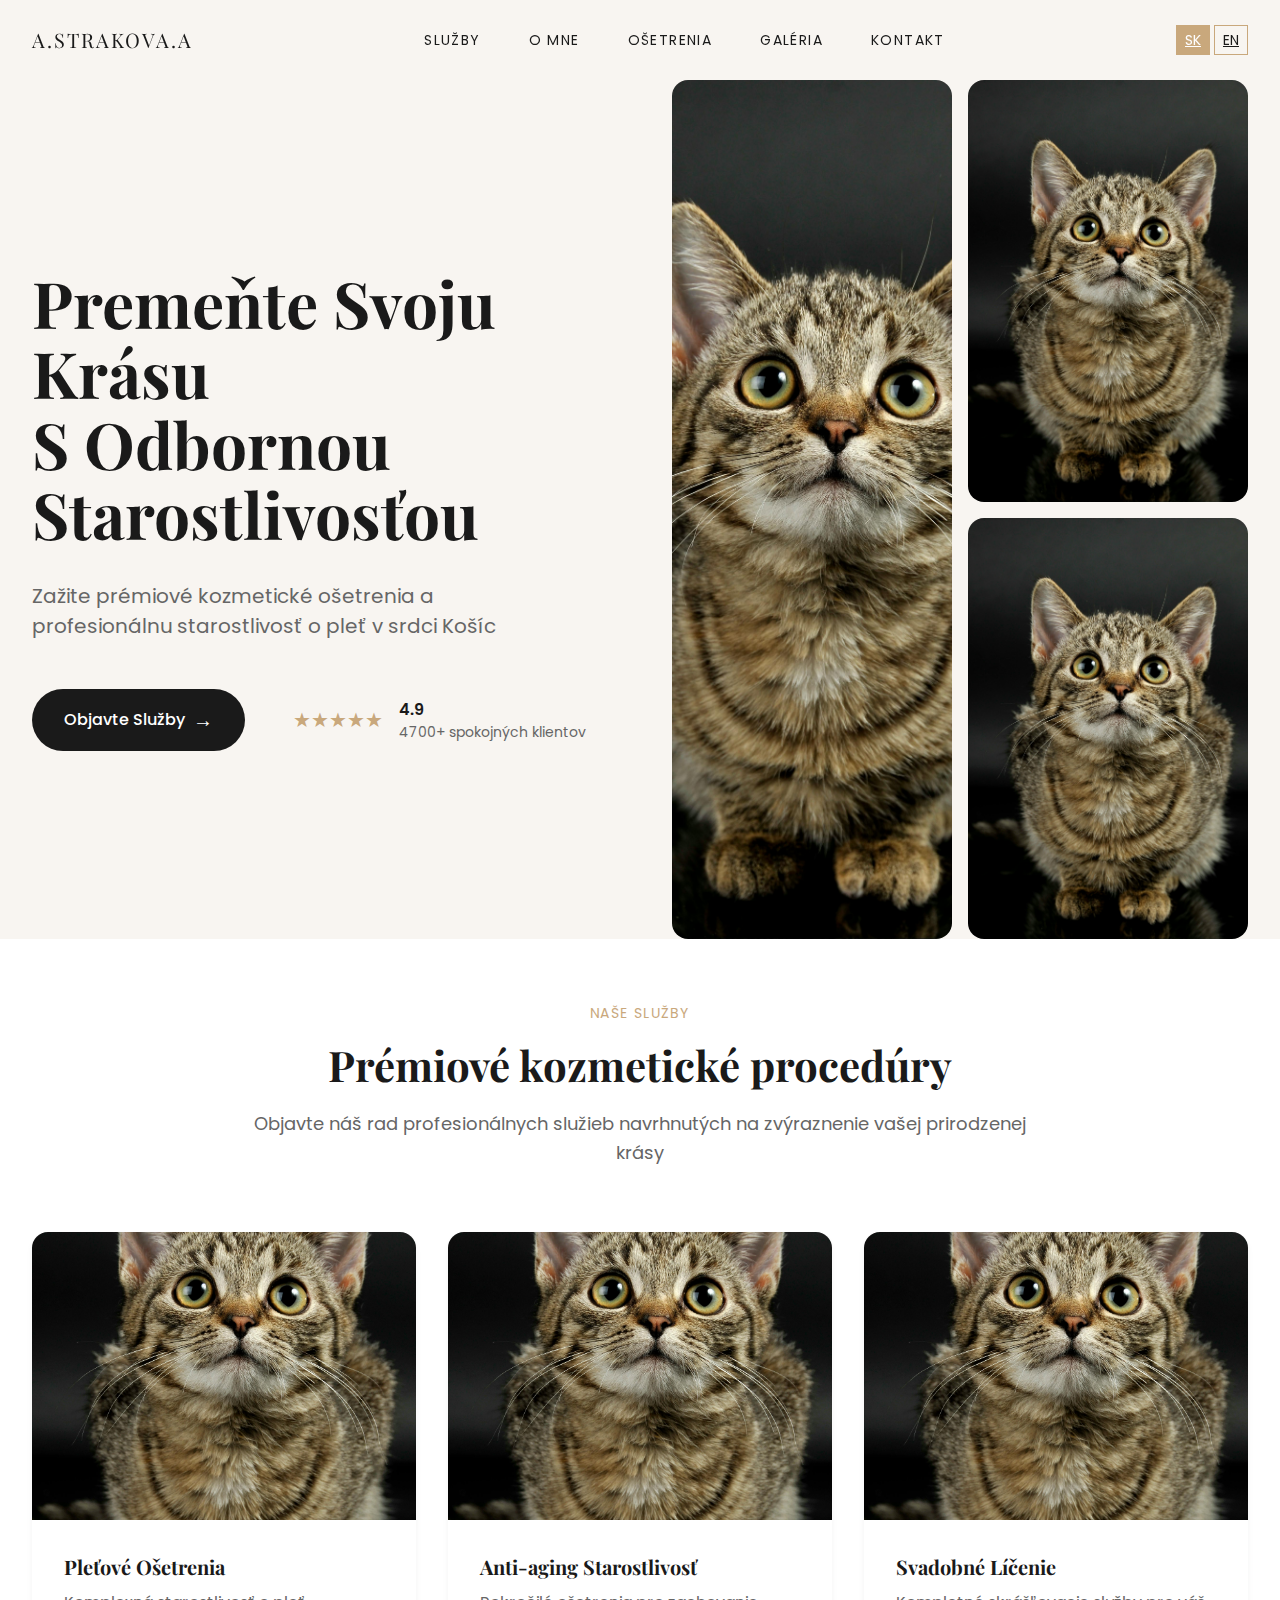
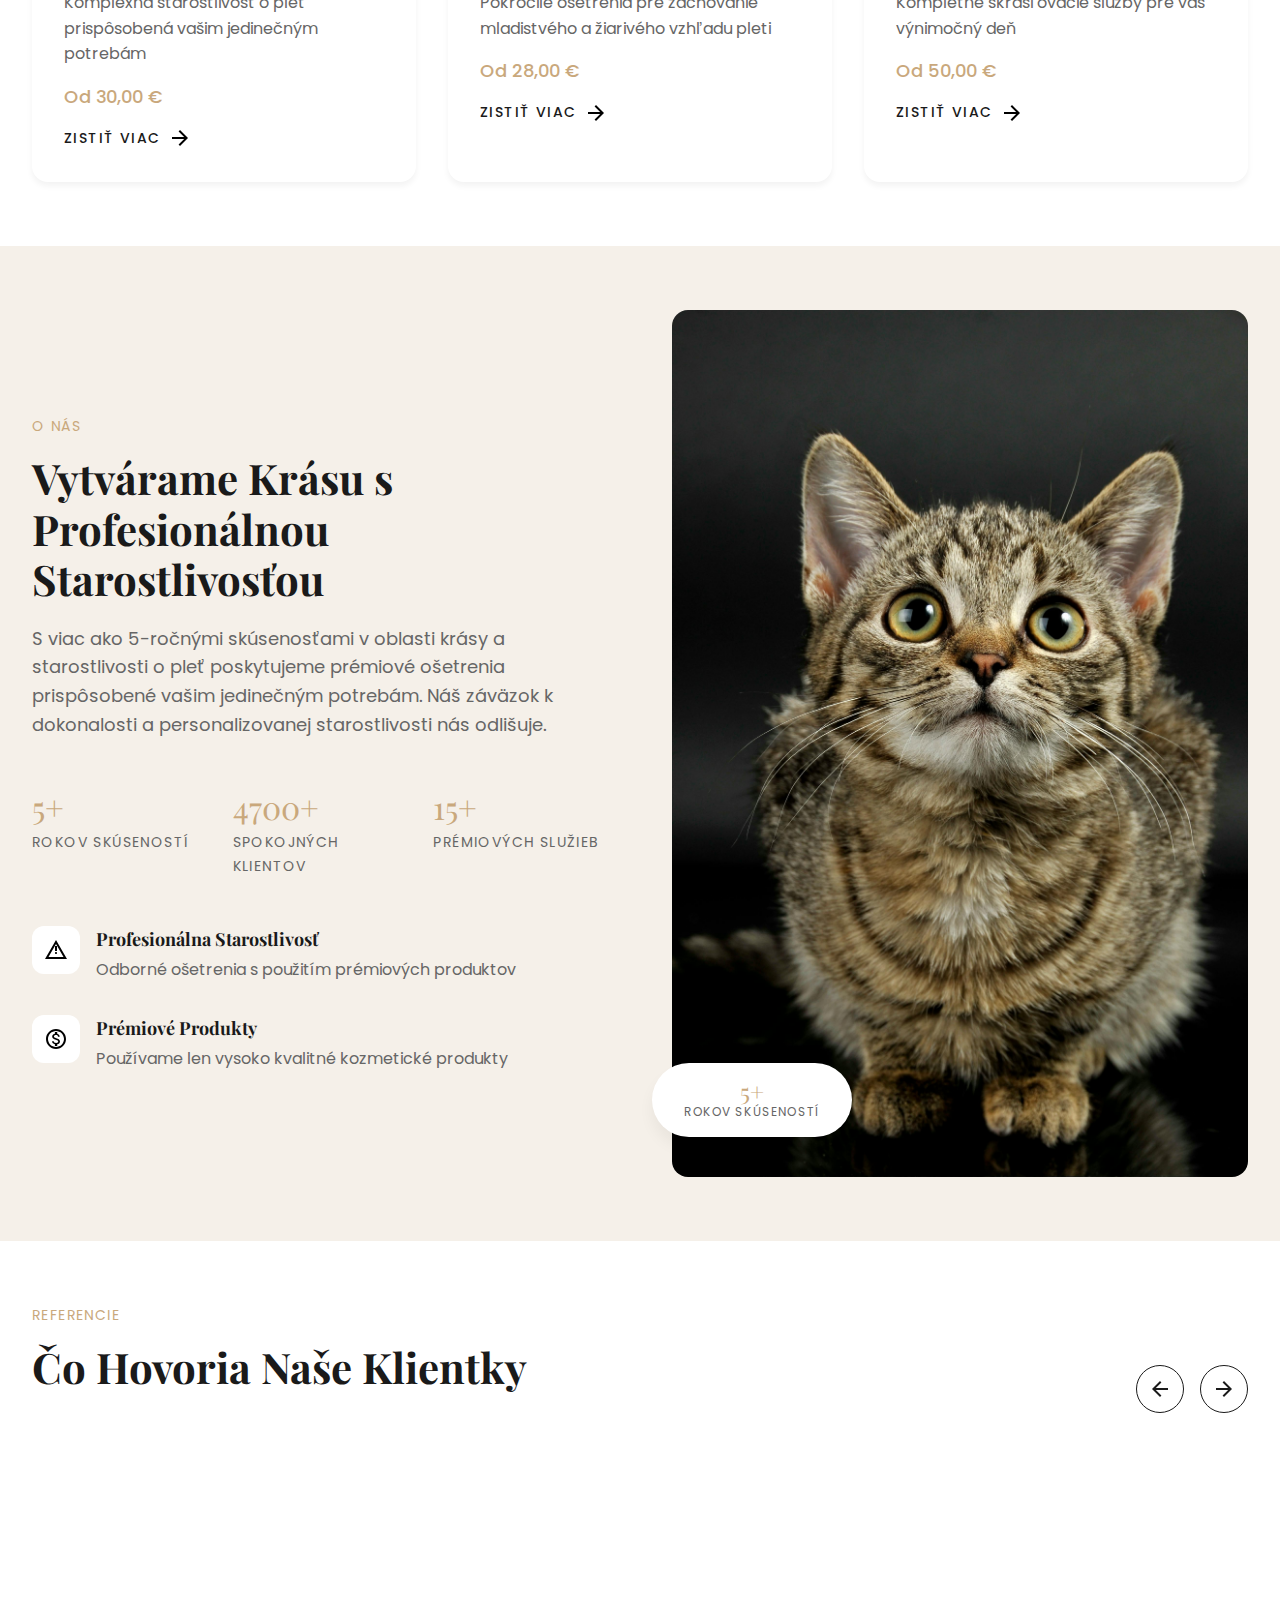
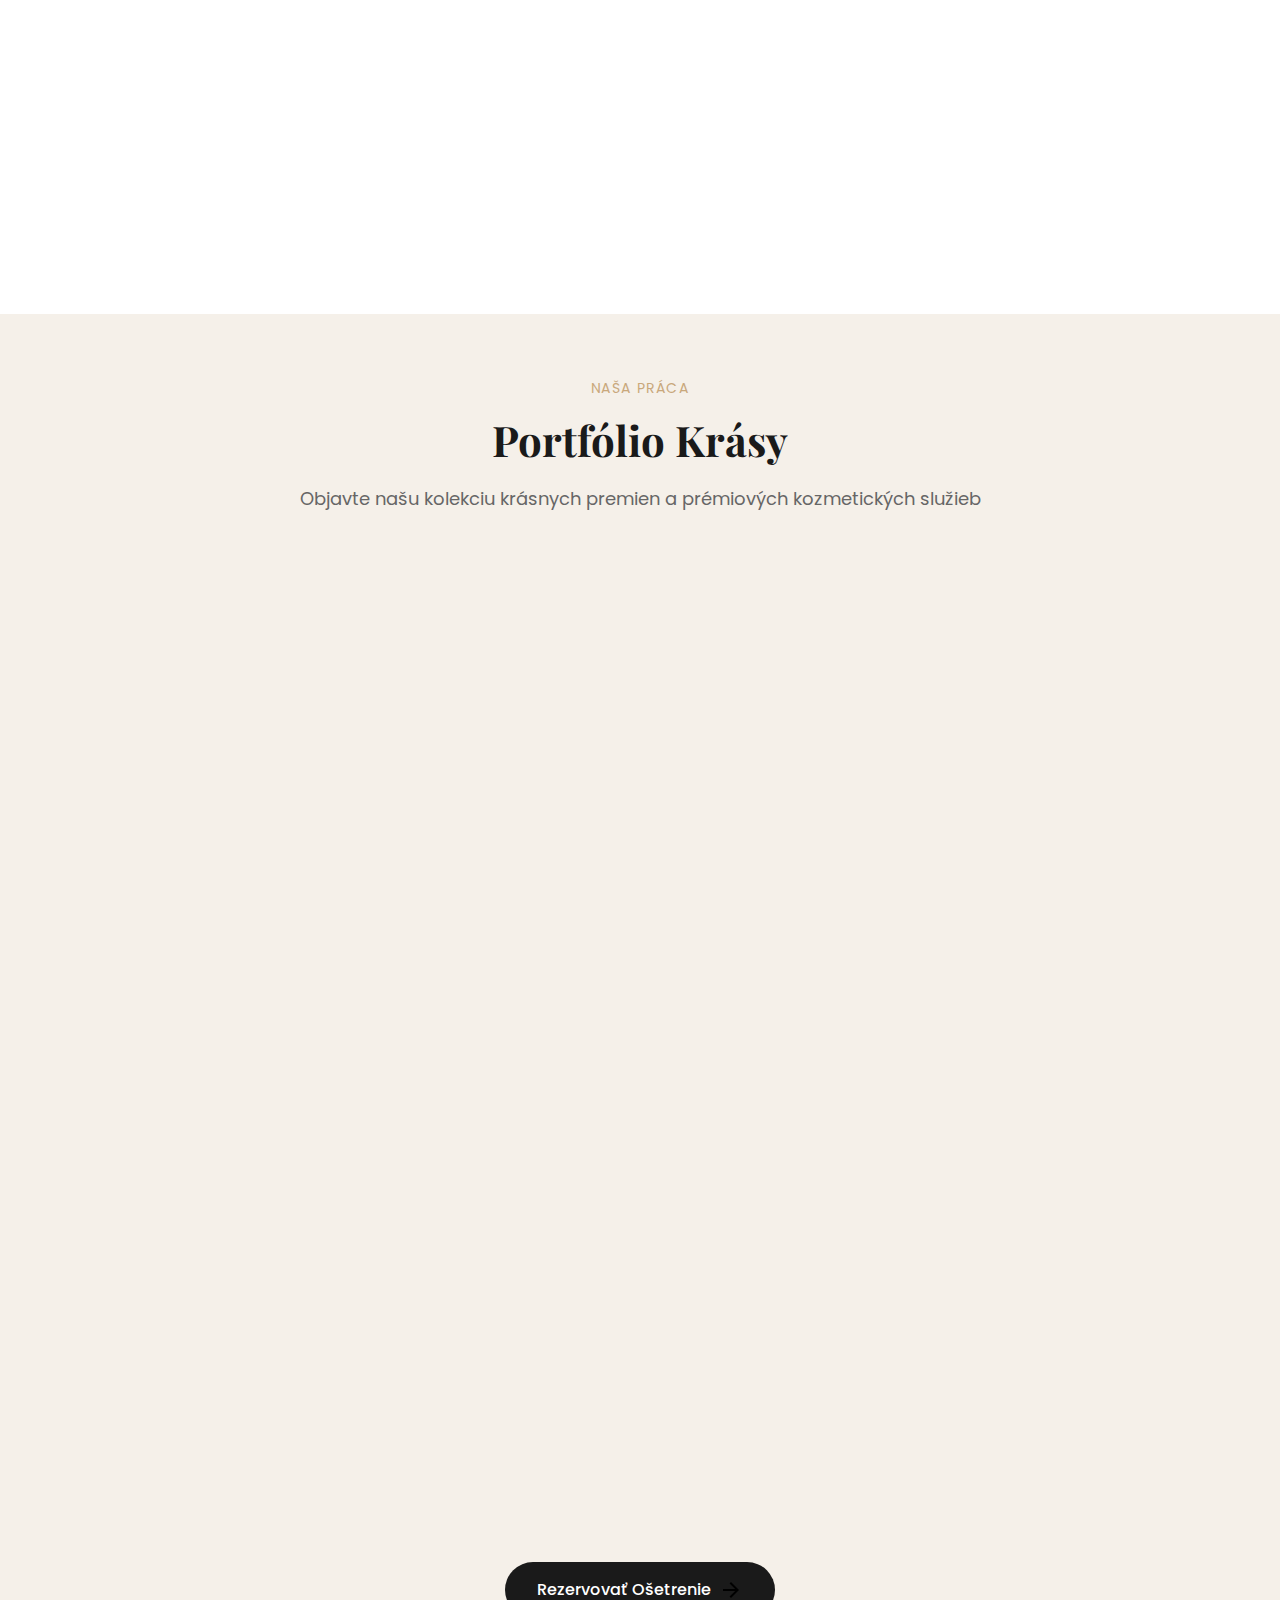
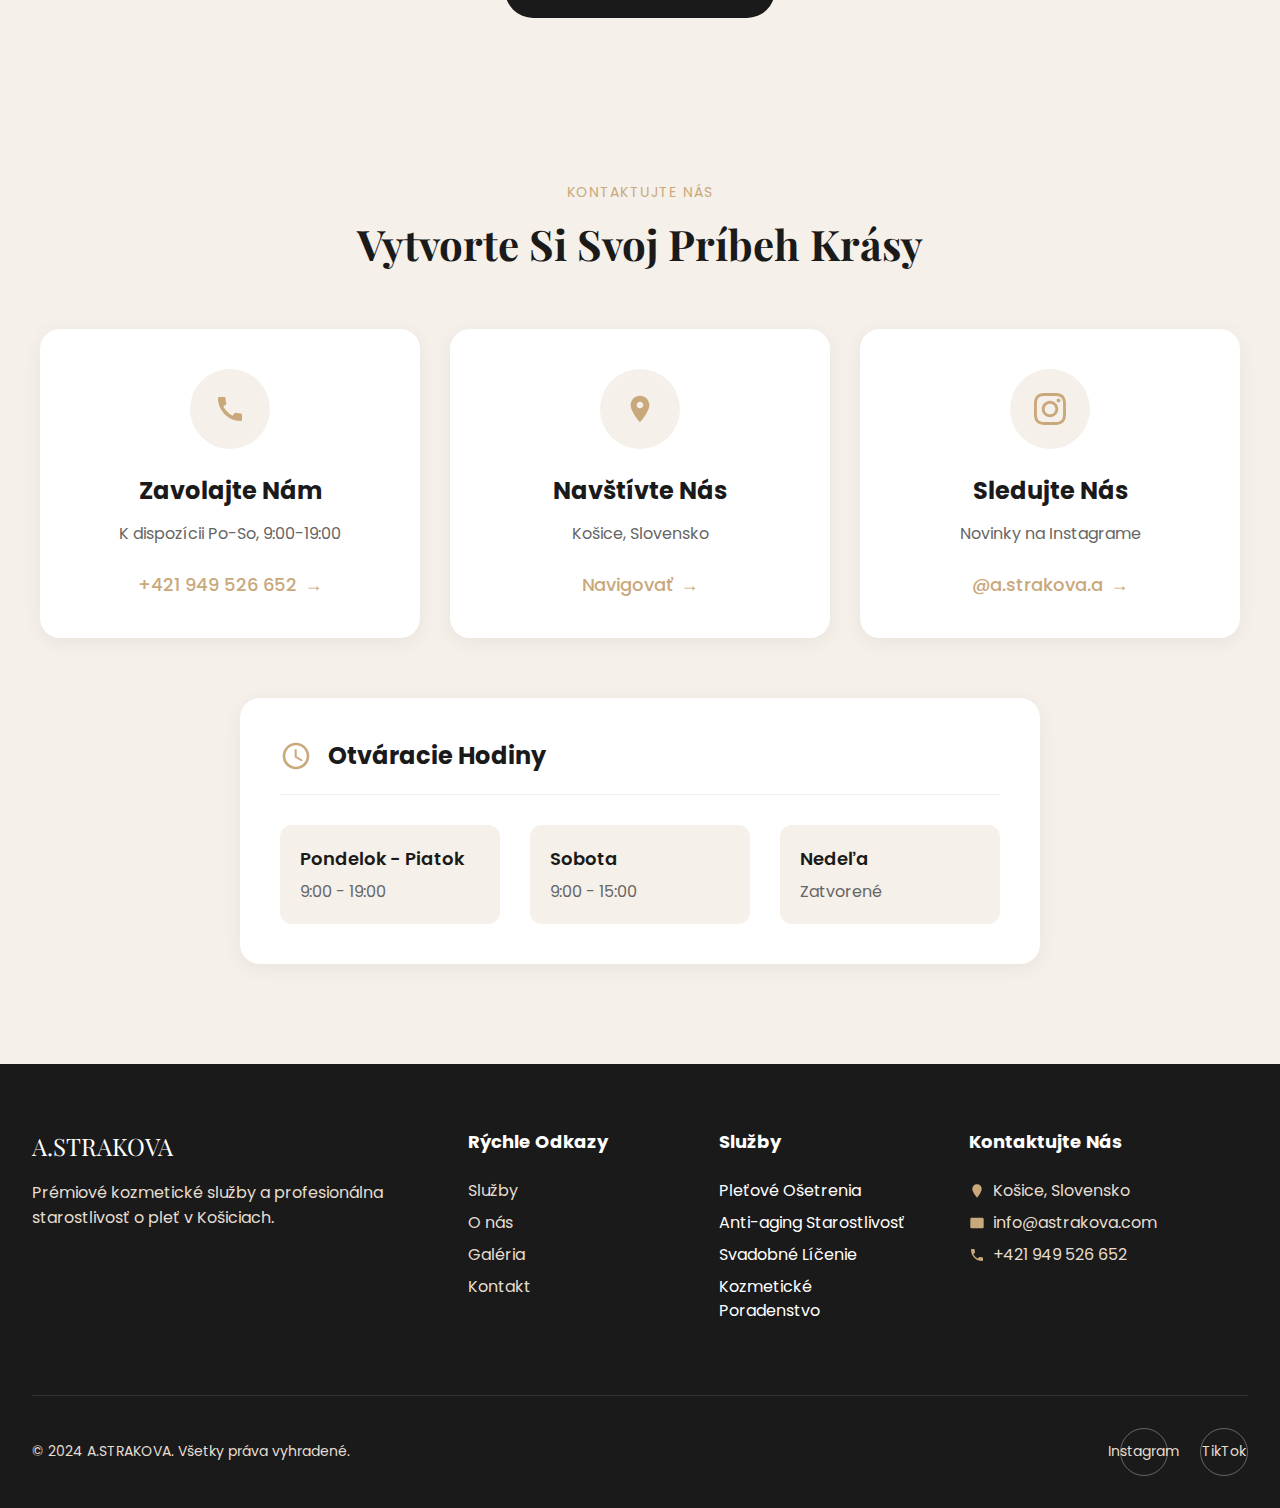
<file: Index.html>
<!DOCTYPE html>
<html lang="sk">
    <head>
        <meta charset="UTF-8">
        <meta name="viewport" content="width=device-width, initial-scale=1.0, maximum-scale=1.0, user-scalable=no">
        <title>A.Strakova | Kozmetické Služby</title>
        
        <!-- Fonts -->
        <link rel="preconnect" href="https://fonts.googleapis.com">
        <link rel="preconnect" href="https://fonts.gstatic.com" crossorigin>
        <link href="https://fonts.googleapis.com/css2?family=Playfair+Display:wght@400;500;600;700&family=Poppins:wght@300;400;500&display=swap" rel="stylesheet">
        
        <!-- CSS -->
        <link rel="stylesheet" href="assets/css/reset.css">
        <link rel="stylesheet" href="assets/css/main.css">
        <link rel="stylesheet" href="assets/css/mobile.css">
        <link rel="alternate" hreflang="en" href="en.html">
    </head>
<body>
    
    <!-- Navigation -->
    <header class="site-header">
        <div class="header-container">
            <!-- Main Navigation -->
            <nav class="main-nav">
                <div class="nav-container">
                    <!-- Logo -->
                    <a href="/" class="logo">
                        <span class="logo-text">A.STRAKOVA.A</span>
                    </a>

                    <!-- Navigation Links -->
                    <div class="nav-links">
                        <a href="#services" class="nav-link">Služby</a>
                        <a href="#about" class="nav-link">O mne</a>
                        <a href="#treatments" class="nav-link">Ošetrenia</a>
                        <a href="#gallery" class="nav-link">Galéria</a>
                        <a href="#contact" class="nav-link">Kontakt</a>
                    </div>

                    <!-- Book Button
                    <div class="nav-actions">
                        <a href="#contact" class="book-button">Rezervovať</a>
                    </div> -->

                    <!-- Language Switcher -->
                    <div class="nav-actions">
                        <a href="index.html" class="lang-btn active">SK</a>
                        <a href="en.html" class="lang-btn">EN</a>
                    </div>

                    <!-- Mobile Menu Button -->
                    <button class="mobile-menu-toggle" aria-label="Prepnúť Menu">
                        <span class="toggle-line"></span>
                        <span class="toggle-line"></span>
                        <span class="toggle-line"></span>
                    </button>
                </div>
            </nav>
        </div>
    </header>

    <!-- Hero Section -->
    <section class="hero">
        <div class="hero-container">
            <div class="hero-content">
                <h1 class="hero-title">
                    <span class="hero-title-line">Premeňte Svoju Krásu</span>
                    <span class="hero-title-line">S Odbornou Starostlivosťou</span>
                </h1>
                
                <p class="hero-description">
                    Zažite prémiové kozmetické ošetrenia a profesionálnu 
                    starostlivosť o pleť v srdci Košíc
                </p>

                <div class="hero-actions">
                    <a href="#services" class="primary-button">
                        <span class="button-text">Objavte Služby</span>
                        <span class="button-icon">→</span>
                    </a>

                    <div class="hero-rating">
                        <div class="rating-stars">★★★★★</div>
                        <div class="rating-text">
                            <span class="rating-number">4.9</span>
                            <span class="rating-count">4700+ spokojných klientov</span>
                        </div>
                    </div>
                </div>
            </div>

            <div class="hero-visual">
                <div class="hero-image-grid">
                    <figure class="grid-image">
                        <img src="assets/images/pexels-wojciech-kumpicki-1084687-2071881.jpg" alt="Pleťové Ošetrenie" class="hero-image">
                    </figure>
                    <figure class="grid-image">
                        <img src="assets/images/pexels-wojciech-kumpicki-1084687-2071881.jpg" alt="Kozmetická Starostlivosť" class="hero-image">
                    </figure>
                    <figure class="grid-image">
                        <img src="assets/images/pexels-wojciech-kumpicki-1084687-2071881.jpg" alt="Starostlivosť o Pleť" class="hero-image">
                    </figure>
                </div>
            </div>
        </div>

       <!-- <div class="hero-scroll">
            <span class="scroll-text">Posunúť nadol</span>
            <span class="scroll-line"></span>
        </div> -->
    </section>

    <!-- Services Section -->
    <section class="services">
        <div class="services-container">
            <div class="services-header">
                <span class="section-subtitle">Naše Služby</span>
                <h2 class="section-title">Prémiové kozmetické procedúry</h2>
                <p class="section-description">
                    Objavte náš rad profesionálnych služieb navrhnutých na zvýraznenie vašej prirodzenej krásy
                </p>
            </div>

            <div class="services-grid">
                <!-- Service Card 1 -->
                <div class="service-card">
                    <div class="service-image">
                        <img src="assets/images/pexels-wojciech-kumpicki-1084687-2071881.jpg" alt="Pleťové Ošetrenia">
                        <div class="service-overlay"></div>
                    </div>
                    <div class="service-content">
                        <h3 class="service-title">Pleťové Ošetrenia</h3>
                        <p class="service-description">
                            Komplexná starostlivosť o pleť prispôsobená vašim jedinečným potrebám
                        </p>
                        <div class="service-price">Od 30,00 €</div>
                        <a href="#" class="service-link">
                            <span>Zistiť Viac</span>
                            <svg class="arrow-icon" width="24" height="24" viewBox="0 0 24 24">
                                <path d="M12 4l-1.41 1.41L16.17 11H4v2h12.17l-5.58 5.59L12 20l8-8z"/>
                            </svg>
                        </a>
                    </div>
                </div>

                <!-- Service Card 2 -->
                <div class="service-card">
                    <div class="service-image">
                        <img src="assets/images/pexels-wojciech-kumpicki-1084687-2071881.jpg" alt="Anti-aging Ošetrenie">
                        <div class="service-overlay"></div>
                    </div>
                    <div class="service-content">
                        <h3 class="service-title">Anti-aging Starostlivosť</h3>
                        <p class="service-description">
                            Pokročilé ošetrenia pre zachovanie mladistvého a žiarivého vzhľadu pleti
                        </p>
                        <div class="service-price">Od 28,00 €</div>
                        <a href="#" class="service-link">
                            <span>Zistiť Viac</span>
                            <svg class="arrow-icon" width="24" height="24" viewBox="0 0 24 24">
                                <path d="M12 4l-1.41 1.41L16.17 11H4v2h12.17l-5.58 5.59L12 20l8-8z"/>
                            </svg>
                        </a>
                    </div>
                </div>

                <!-- Service Card 3 -->
                <div class="service-card">
                    <div class="service-image">
                        <img src="assets/images/pexels-wojciech-kumpicki-1084687-2071881.jpg" alt="Svadobné Líčenie">
                        <div class="service-overlay"></div>
                    </div>
                    <div class="service-content">
                        <h3 class="service-title">Svadobné Líčenie</h3>
                        <p class="service-description">
                            Kompletné skrášľovacie služby pre váš výnimočný deň
                        </p>
                        <div class="service-price">Od 50,00 €</div>
                        <a href="#" class="service-link">
                            <span>Zistiť Viac</span>
                            <svg class="arrow-icon" width="24" height="24" viewBox="0 0 24 24">
                                <path d="M12 4l-1.41 1.41L16.17 11H4v2h12.17l-5.58 5.59L12 20l8-8z"/>
                            </svg>
                        </a>
                    </div>
                </div>
            </div>
        </div>
    </section>

    <!-- About Section -->
    <section class="about">
        <div class="about-container">
            <div class="about-content">
                <span class="section-subtitle">O Nás</span>
                <h2 class="section-title">Vytvárame Krásu s Profesionálnou Starostlivosťou</h2>
                <p class="about-description">
                    S viac ako 5-ročnými skúsenosťami v oblasti krásy a starostlivosti o pleť 
                    poskytujeme prémiové ošetrenia prispôsobené vašim jedinečným potrebám. 
                    Náš záväzok k dokonalosti a personalizovanej starostlivosti nás odlišuje.
                </p>

                <div class="about-stats">
                    <div class="stat-item">
                        <span class="stat-number">5+</span>
                        <span class="stat-label">Rokov Skúseností</span>
                    </div>
                    <div class="stat-item">
                        <span class="stat-number">4700+</span>
                        <span class="stat-label">Spokojných Klientov</span>
                    </div>
                    <div class="stat-item">
                        <span class="stat-number">15+</span>
                        <span class="stat-label">Prémiových Služieb</span>
                    </div>
                </div>

                <div class="about-features">
                    <div class="feature-item">
                        <div class="feature-icon">
                            <svg width="24" height="24" viewBox="0 0 24 24">
                                <path d="M12 2L1 21h22L12 2zm0 3.99L19.53 19H4.47L12 5.99zM12 16c-.55 0-1-.45-1-1s.45-1 1-1 1 .45 1 1-.45 1-1 1zm1-3h-2V8h2v5z"/>
                            </svg>
                        </div>
                        <div class="feature-content">
                            <h3 class="feature-title">Profesionálna Starostlivosť</h3>
                            <p class="feature-description">
                                Odborné ošetrenia s použitím prémiových produktov
                            </p>
                        </div>
                    </div>

                    <div class="feature-item">
                        <div class="feature-icon">
                            <svg width="24" height="24" viewBox="0 0 24 24">
                                <path d="M12 2C6.48 2 2 6.48 2 12s4.48 10 10 10 10-4.48 10-10S17.52 2 12 2zm0 18c-4.41 0-8-3.59-8-8s3.59-8 8-8 8 3.59 8 8-3.59 8-8 8zm.31-8.86c-1.77-.45-2.34-.94-2.34-1.67 0-.84.79-1.43 2.1-1.43 1.38 0 1.9.66 1.94 1.64h1.71c-.05-1.34-.87-2.57-2.49-2.97V5H10.9v1.69c-1.51.32-2.72 1.3-2.72 2.81 0 1.79 1.49 2.69 3.66 3.21 1.95.46 2.34 1.15 2.34 1.87 0 .53-.39 1.39-2.1 1.39-1.6 0-2.23-.72-2.32-1.64H8.04c.1 1.7 1.36 2.66 2.86 2.97V19h2.34v-1.67c1.52-.29 2.72-1.16 2.73-2.77-.01-2.2-1.9-2.96-3.66-3.42z"/>
                            </svg>
                        </div>
                        <div class="feature-content">
                            <h3 class="feature-title">Prémiové Produkty</h3>
                            <p class="feature-description">
                                Používame len vysoko kvalitné kozmetické produkty
                            </p>
                        </div>
                    </div>
                </div>
            </div>

            <div class="about-visual">
                <div class="about-image-wrapper">
                    <img src="assets/images/pexels-wojciech-kumpicki-1084687-2071881.jpg" alt="Profesionálna Kozmetická Starostlivosť" class="about-image">
                    <div class="about-image-accent"></div>
                </div>
                <div class="experience-badge">
                    <span class="badge-number">5+</span>
                    <span class="badge-text">Rokov Skúseností</span>
                </div>
            </div>
        </div>
    </section>
    <!-- Testimonials Section -->
<section class="testimonials">
    <div class="testimonials-container">
        <div class="testimonials-header">
            <div class="header-content">
                <span class="section-subtitle">Referencie</span>
                <h2 class="section-title">Čo Hovoria Naše Klientky</h2>
            </div>
            <div class="testimonial-controls">
                <button class="control-button prev" aria-label="Predchádzajúca referencia">
                    <svg width="24" height="24" viewBox="0 0 24 24">
                        <path d="M20 11H7.83l5.59-5.59L12 4l-8 8 8 8 1.41-1.41L7.83 13H20v-2z"/>
                    </svg>
                </button>
                <button class="control-button next" aria-label="Ďalšia referencia">
                    <svg width="24" height="24" viewBox="0 0 24 24">
                        <path d="M12 4l-1.41 1.41L16.17 11H4v2h12.17l-5.58 5.59L12 20l8-8z"/>
                    </svg>
                </button>
            </div>
        </div>

        <div class="testimonials-slider">
            <!-- Testimonial 1 -->
            <div class="testimonial-card">
                <div class="testimonial-content">
                    <div class="rating">
                        <span class="star">★</span>
                        <span class="star">★</span>
                        <span class="star">★</span>
                        <span class="star">★</span>
                        <span class="star">★</span>
                    </div>
                    <blockquote class="testimonial-text">
                        "Najlepšia kozmetická skúsenosť, akú som kedy mala. Profesionálny 
                        a pozorný prístup s úžasnými výsledkami. Nemohla by som byť spokojnejšia!"
                    </blockquote>
                    <footer class="testimonial-author">
                        <div class="author-info">
                            <cite class="author-name">Mária K.</cite>
                            <span class="author-title">Stála Klientka</span>
                        </div>
                    </footer>
                </div>
            </div>

            <!-- Testimonial 2 -->
            <div class="testimonial-card">
                <div class="testimonial-content">
                    <div class="rating">
                        <span class="star">★</span>
                        <span class="star">★</span>
                        <span class="star">★</span>
                        <span class="star">★</span>
                        <span class="star">★</span>
                    </div>
                    <blockquote class="testimonial-text">
                        "Výnimočné služby a pozornosť k detailom. Ošetrenie pleti 
                        bolo presne to, čo moja pokožka potrebovala. Vrelo odporúčam!"
                    </blockquote>
                    <footer class="testimonial-author">
                        <div class="author-info">
                            <cite class="author-name">Jana P.</cite>
                            <span class="author-title">Overená Klientka</span>
                        </div>
                    </footer>
                </div>
            </div>

            <!-- Testimonial 3 -->
            <div class="testimonial-card">
                <div class="testimonial-content">
                    <div class="rating">
                        <span class="star">★</span>
                        <span class="star">★</span>
                        <span class="star">★</span>
                        <span class="star">★</span>
                        <span class="star">★</span>
                    </div>
                    <blockquote class="testimonial-text">
                        "Dokonalý zážitok od začiatku do konca. Pozornosť k detailom 
                        a profesionálna starostlivosť je výnimočná. Určite sa vrátim!"
                    </blockquote>
                    <footer class="testimonial-author">
                        <div class="author-info">
                            <cite class="author-name">Eva M.</cite>
                            <span class="author-title">Svadobná Klientka</span>
                        </div>
                    </footer>
                </div>
            </div>
        </div>
    </div>
</section>

<!-- Gallery Section -->
<section class="gallery">
    <div class="gallery-container">
        <div class="gallery-header">
            <span class="section-subtitle">Naša Práca</span>
            <h2 class="section-title">Portfólio Krásy</h2>
            <p class="section-description">
                Objavte našu kolekciu krásnych premien a prémiových kozmetických služieb
            </p>
        </div>

        <div class="gallery-grid">
            <!-- Gallery Item 1 -->
            <div class="gallery-item">
                <figure class="gallery-figure">
                    <img src="assets/images/pexels-wojciech-kumpicki-1084687-2071881.jpg" alt="Pleťové Ošetrenia" class="gallery-image">
                    <div class="gallery-overlay">
                        <div class="overlay-content">
                            <h3 class="overlay-title">Pleťové Ošetrenia</h3>
                            <p class="overlay-description">Profesionálna starostlivosť o pleť</p>
                        </div>
                    </div>
                </figure>
            </div>

            <!-- Gallery Item 2 -->
            <div class="gallery-item">
                <figure class="gallery-figure">
                    <img src="assets/images/pexels-wojciech-kumpicki-1084687-2071881.jpg" alt="Anti-aging Ošetrenie" class="gallery-image">
                    <div class="gallery-overlay">
                        <div class="overlay-content">
                            <h3 class="overlay-title">Anti-aging Starostlivosť</h3>
                            <p class="overlay-description">Ošetrenia pre mladistvý vzhľad</p>
                        </div>
                    </div>
                </figure>
            </div>

            <!-- Gallery Item 3 -->
            <div class="gallery-item">
                <figure class="gallery-figure">
                    <img src="assets/images/pexels-wojciech-kumpicki-1084687-2071881.jpg" alt="Svadobné Líčenie" class="gallery-image">
                    <div class="gallery-overlay">
                        <div class="overlay-content">
                            <h3 class="overlay-title">Svadobné Líčenie</h3>
                            <p class="overlay-description">Líčenie pre špeciálne príležitosti</p>
                        </div>
                    </div>
                </figure>
            </div>

            <!-- Gallery Item 4 -->
            <div class="gallery-item">
                <figure class="gallery-figure">
                    <img src="assets/images/pexels-wojciech-kumpicki-1084687-2071881.jpg" alt="Starostlivosť o Pleť" class="gallery-image">
                    <div class="gallery-overlay">
                        <div class="overlay-content">
                            <h3 class="overlay-title">Starostlivosť o Pleť</h3>
                            <p class="overlay-description">Pokročilé ošetrenia pleti</p>
                        </div>
                    </div>
                </figure>
            </div>
        </div>

        <div class="gallery-cta">
            <a href="#contact" class="primary-button">
                <span>Rezervovať Ošetrenie</span>
                <svg class="button-icon" width="24" height="24" viewBox="0 0 24 24">
                    <path d="M12 4l-1.41 1.41L16.17 11H4v2h12.17l-5.58 5.59L12 20l8-8z"/>
                </svg>
            </a>
        </div>
    </div>
</section>
<!-- Contact Section -->
<section class="contact-section">
    <div class="container">
        <div class="contact-header">
            <span class="section-subtitle">Kontaktujte Nás</span>
            <h2 class="section-title">Vytvorte Si Svoj Príbeh Krásy</h2>
        </div>

        <div class="contact-cards">
            <!-- Phone Card -->
            <div class="contact-card">
                <div class="card-icon">
                    <svg width="24" height="24" viewBox="0 0 24 24">
                        <path d="M20.01 15.38c-1.23 0-2.42-.2-3.53-.56a.977.977 0 00-1.01.24l-1.57 1.97c-2.83-1.35-5.48-3.9-6.89-6.83l1.95-1.66c.27-.28.35-.67.24-1.02-.37-1.11-.56-2.3-.56-3.53 0-.54-.45-.99-.99-.99H4.19C3.65 3 3 3.24 3 3.99 3 13.28 10.73 21 20.01 21c.71 0 .99-.63.99-1.18v-3.45c0-.54-.45-.99-.99-.99z"/>
                    </svg>
                </div>
                <h3>Zavolajte Nám</h3>
                <p>K dispozícii Po-So, 9:00-19:00</p>
                <a href="tel:+421949526652" class="contact-link">+421 949 526 652</a>
            </div>

            <!-- Location Card -->
            <div class="contact-card">
                <div class="card-icon">
                    <svg width="24" height="24" viewBox="0 0 24 24">
                        <path d="M12 2C8.13 2 5 5.13 5 9c0 5.25 7 13 7 13s7-7.75 7-13c0-3.87-3.13-7-7-7zM12 11.5c-1.38 0-2.5-1.12-2.5-2.5s1.12-2.5 2.5-2.5 2.5 1.12 2.5 2.5-1.12 2.5-2.5 2.5z"/>
                    </svg>
                </div>
                <h3>Navštívte Nás</h3>
                <p>Košice, Slovensko</p>
                <a href="https://maps.google.com" target="_blank" class="contact-link">Navigovať</a>
            </div>

            <!-- Social Card -->
            <div class="contact-card">
                <div class="card-icon">
                    <svg width="24" height="24" viewBox="0 0 24 24">
                        <path d="M12 2.163c3.204 0 3.584.012 4.85.07 3.252.148 4.771 1.691 4.919 4.919.058 1.265.069 1.645.069 4.849 0 3.205-.012 3.584-.069 4.849-.149 3.225-1.664 4.771-4.919 4.919-1.266.058-1.644.07-4.85.07-3.204 0-3.584-.012-4.849-.07-3.26-.149-4.771-1.699-4.919-4.92-.058-1.265-.07-1.644-.07-4.849 0-3.204.013-3.583.07-4.849.149-3.227 1.664-4.771 4.919-4.919 1.266-.057 1.645-.069 4.849-.069zm0-2.163c-3.259 0-3.667.014-4.947.072-4.358.2-6.78 2.618-6.98 6.98-.059 1.281-.073 1.689-.073 4.948 0 3.259.014 3.668.072 4.948.2 4.358 2.618 6.78 6.98 6.98 1.281.058 1.689.072 4.948.072 3.259 0 3.668-.014 4.948-.072 4.354-.2 6.782-2.618 6.979-6.98.059-1.28.073-1.689.073-4.948 0-3.259-.014-3.667-.072-4.947-.196-4.354-2.617-6.78-6.979-6.98-1.281-.059-1.69-.073-4.949-.073zm0 5.838c-3.403 0-6.162 2.759-6.162 6.162s2.759 6.163 6.162 6.163 6.162-2.759 6.162-6.163c0-3.403-2.759-6.162-6.162-6.162zm0 10.162c-2.209 0-4-1.79-4-4 0-2.209 1.791-4 4-4s4 1.791 4 4c0 2.21-1.791 4-4 4zm6.406-11.845c-.796 0-1.441.645-1.441 1.44s.645 1.44 1.441 1.44c.795 0 1.439-.645 1.439-1.44s-.644-1.44-1.439-1.44z"/>
                    </svg>
                </div>
                <h3>Sledujte Nás</h3>
                <p>Novinky na Instagrame</p>
                <a href="https://instagram.com/a.strakova.a" target="_blank" class="contact-link">@a.strakova.a</a>
            </div>
        </div>

        <div class="contact-hours">
            <div class="hours-header">
                <svg width="24" height="24" viewBox="0 0 24 24">
                    <path d="M11.99 2C6.47 2 2 6.48 2 12s4.47 10 9.99 10C17.52 22 22 17.52 22 12S17.52 2 11.99 2zM12 20c-4.42 0-8-3.58-8-8s3.58-8 8-8 8 3.58 8 8-3.58 8-8 8zm.5-13H11v6l5.25 3.15.75-1.23-4.5-2.67z"/>
                </svg>
                <h3>Otváracie Hodiny</h3>
            </div>
            <div class="hours-grid">
                <div class="hours-item">
                    <span class="day">Pondelok - Piatok</span>
                    <span class="time">9:00 - 19:00</span>
                </div>
                <div class="hours-item">
                    <span class="day">Sobota</span>
                    <span class="time">9:00 - 15:00</span>
                </div>
                <div class="hours-item">
                    <span class="day">Nedeľa</span>
                    <span class="time">Zatvorené</span>
                </div>
            </div>
        </div>
    </div>
</section>

<!-- Footer -->
<footer class="site-footer">
    <div class="footer-container">
        <div class="footer-main">
            <div class="footer-brand">
                <a href="/" class="footer-logo">A.STRAKOVA</a>
                <p class="brand-description">
                    Prémiové kozmetické služby a profesionálna 
                    starostlivosť o pleť v Košiciach.
                </p>
            </div>

            <div class="footer-links">
                <h3>Rýchle Odkazy</h3>
                <ul>
                    <li><a href="#services">Služby</a></li>
                    <li><a href="#about">O nás</a></li>
                    <li><a href="#gallery">Galéria</a></li>
                    <li><a href="#contact">Kontakt</a></li>
                </ul>
            </div>

            <div class="footer-services">
                <h3>Služby</h3>
                <ul>
                    <li>Pleťové Ošetrenia</li>
                    <li>Anti-aging Starostlivosť</li>
                    <li>Svadobné Líčenie</li>
                    <li>Kozmetické Poradenstvo</li>
                </ul>
            </div>

            <div class="footer-contact">
                <h3>Kontaktujte Nás</h3>
                <ul>
                    <li>
                        <svg width="16" height="16" viewBox="0 0 24 24">
                            <path d="M12 2C8.13 2 5 5.13 5 9c0 5.25 7 13 7 13s7-7.75 7-13c0-3.87-3.13-7-7-7z"/>
                        </svg>
                        <span>Košice, Slovensko</span>
                    </li>
                    <li>
                        <svg width="16" height="16" viewBox="0 0 24 24">
                            <path d="M20 4H4c-1.1 0-1.99.9-1.99 2L2 18c0 1.1.9 2 2 2h16c1.1 0 2-.9 2-2V6c0-1.1-.9-2-2-2z"/>
                        </svg>
                        <span>info@astrakova.com</span>
                    </li>
                    <li>
                        <svg width="16" height="16" viewBox="0 0 24 24">
                            <path d="M6.62 10.79c1.44 2.83 3.76 5.15 6.59 6.59l2.2-2.2c.27-.27.67-.36 1.02-.24 1.12.37 2.33.57 3.57.57.55 0 1 .45 1 1V20c0 .55-.45 1-1 1-9.39 0-17-7.61-17-17 0-.55.45-1 1-1h3.5c.55 0 1 .45 1 1 0 1.25.2 2.45.57 3.57.11.35.03.74-.25 1.02l-2.2 2.2z"/>
                        </svg>
                        <span>+421 949 526 652</span>
                    </li>
                </ul>
            </div>
        </div>

        <div class="footer-bottom">
            <div class="copyright">
                <p>&copy; 2024 A.STRAKOVA. Všetky práva vyhradené.</p>
            </div>
            <div class="footer-social">
                <a href="https://instagram.com/a.strakova.a" target="_blank" class="social-link">Instagram</a>
                <a href="https://tiktok.com/@a.strakova.a" target="_blank" class="social-link">TikTok</a>
            </div>
        </div>
    </div>
</footer>

<script>
    // Mobile Menu Functionality
    const mobileMenuToggle = document.querySelector('.mobile-menu-toggle');
    const mobileMenu = document.querySelector('.mobile-menu');
    const body = document.body;

    mobileMenuToggle.addEventListener('click', () => {
        mobileMenu.classList.toggle('active');
        body.classList.toggle('no-scroll');
        
        // Toggle menu icon
        const toggleLines = mobileMenuToggle.querySelectorAll('.toggle-line');
        toggleLines.forEach(line => line.classList.toggle('active'));
    });

    // Close menu when clicking a link
    const mobileLinks = document.querySelectorAll('.mobile-menu .nav-link');
    mobileLinks.forEach(link => {
        link.addEventListener('click', () => {
            mobileMenu.classList.remove('active');
            body.classList.remove('no-scroll');
            
            const toggleLines = mobileMenuToggle.querySelectorAll('.toggle-line');
            toggleLines.forEach(line => line.classList.remove('active'));
        });
    });
</script>
</file>
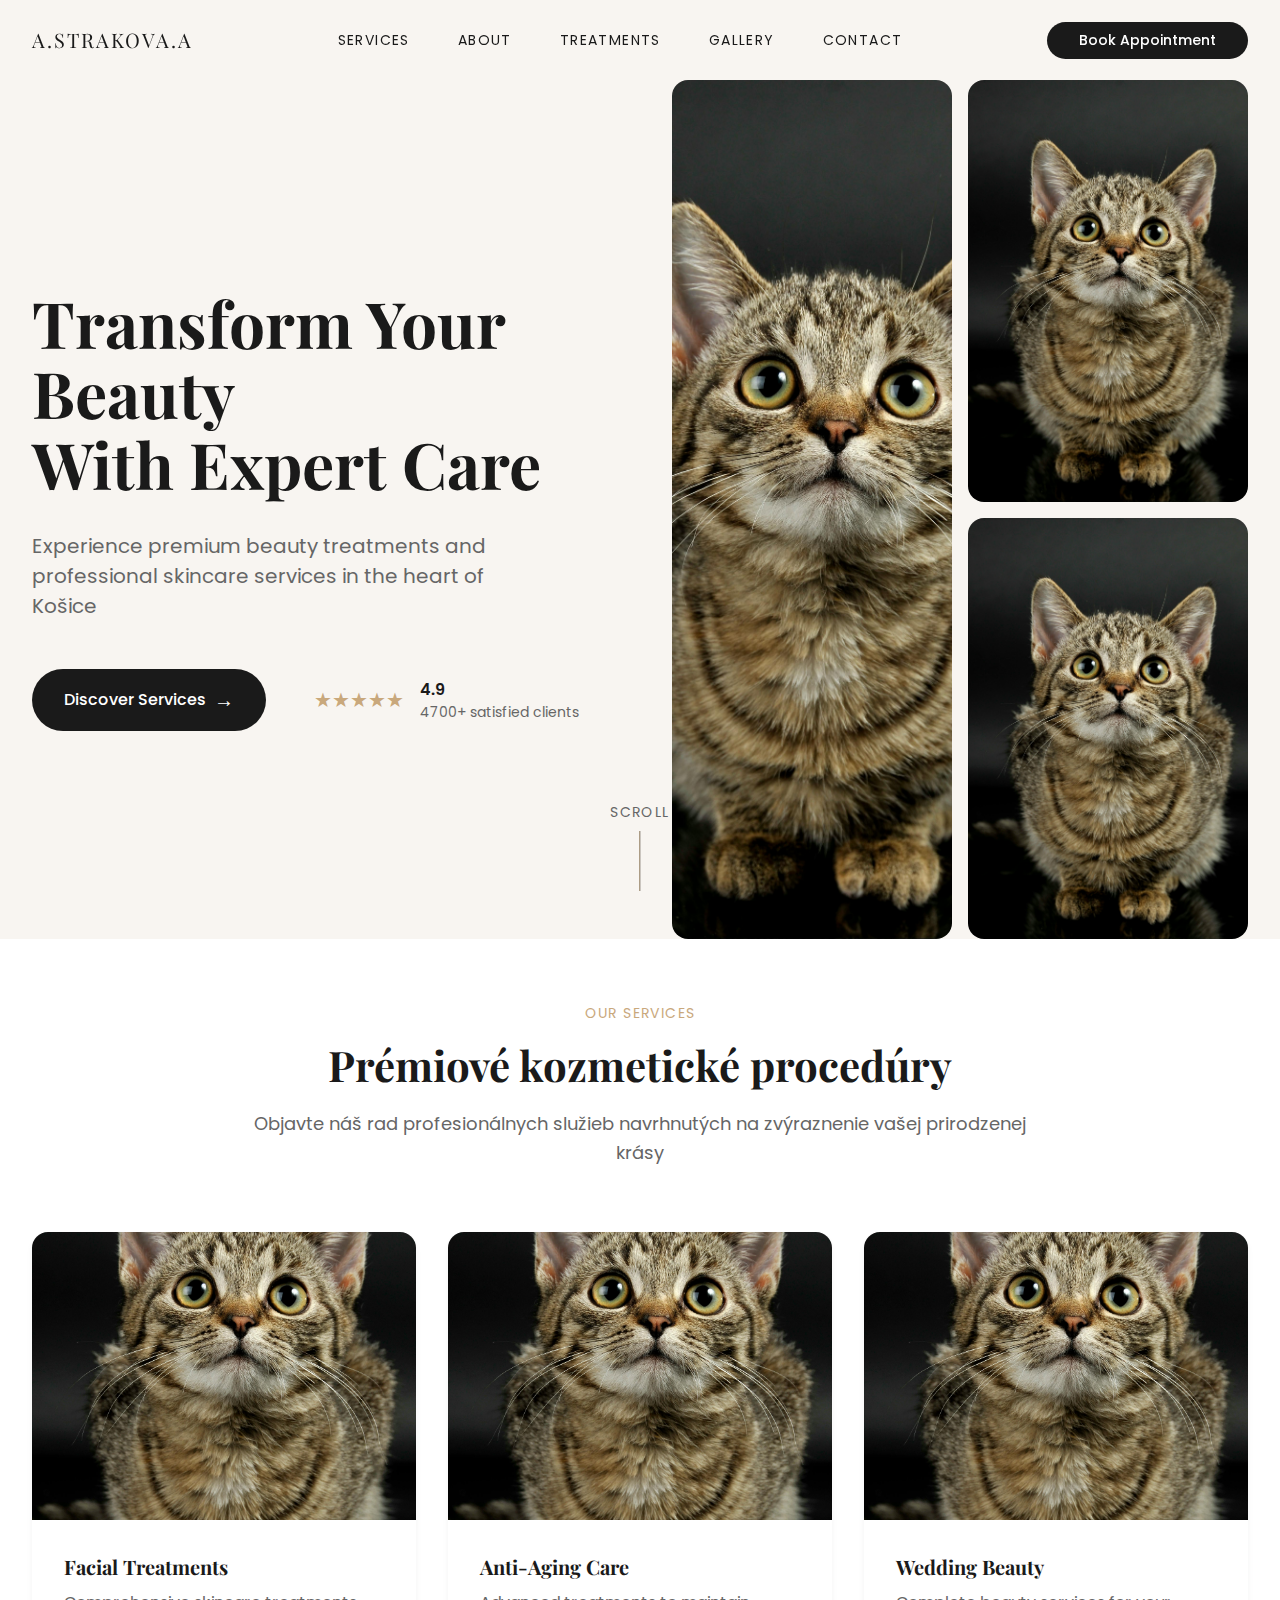
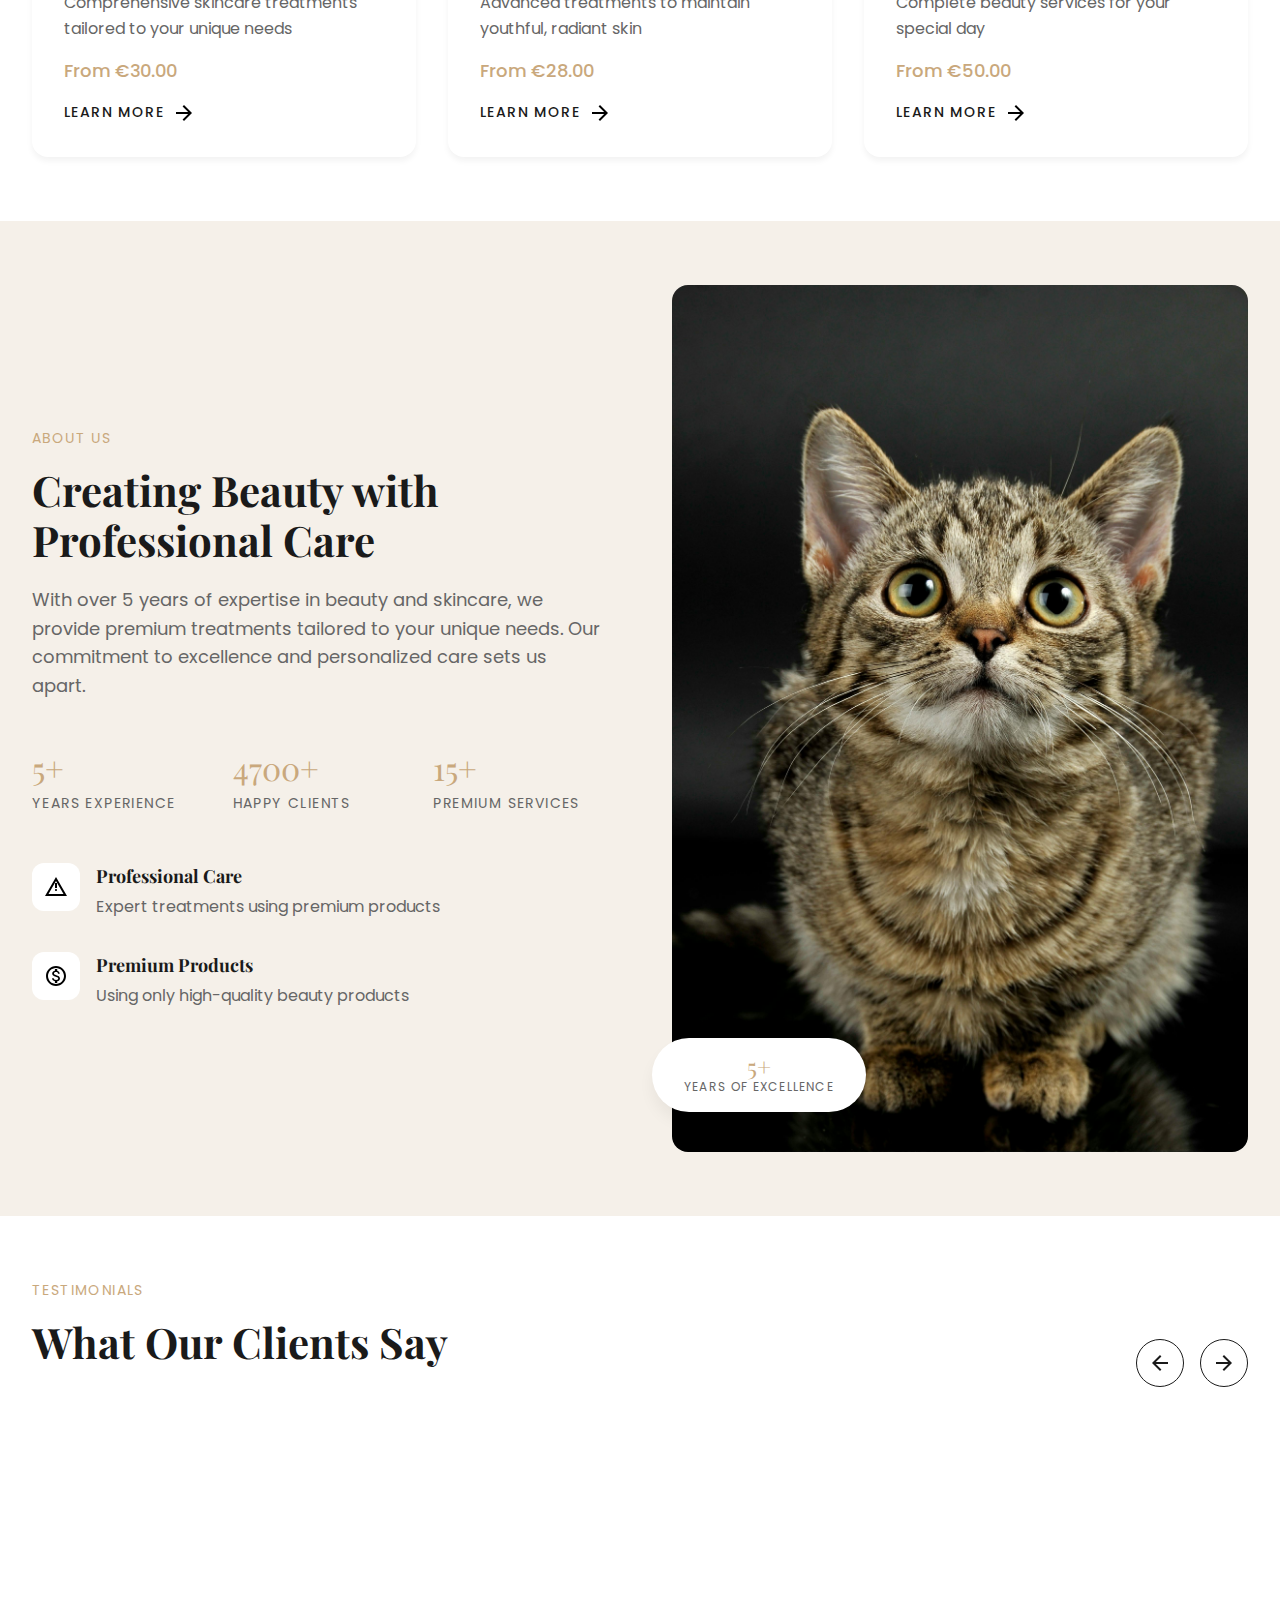
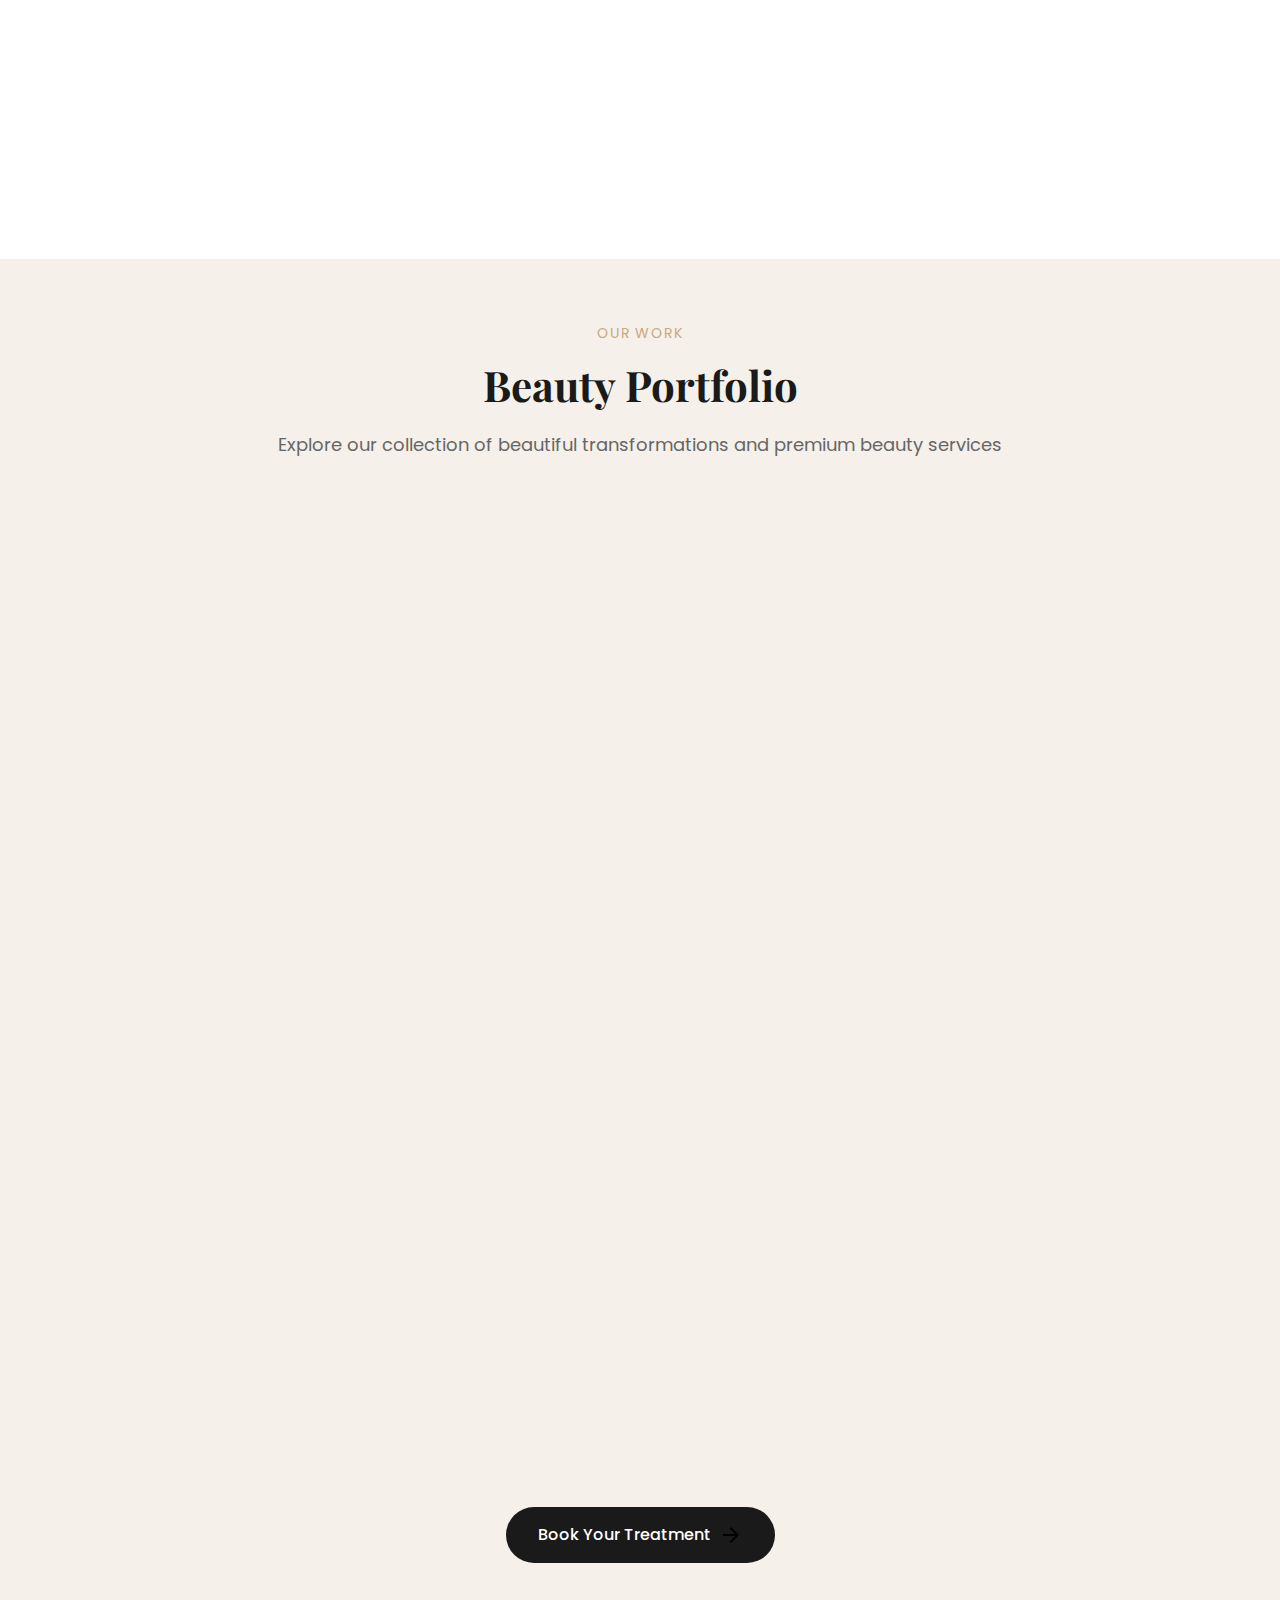
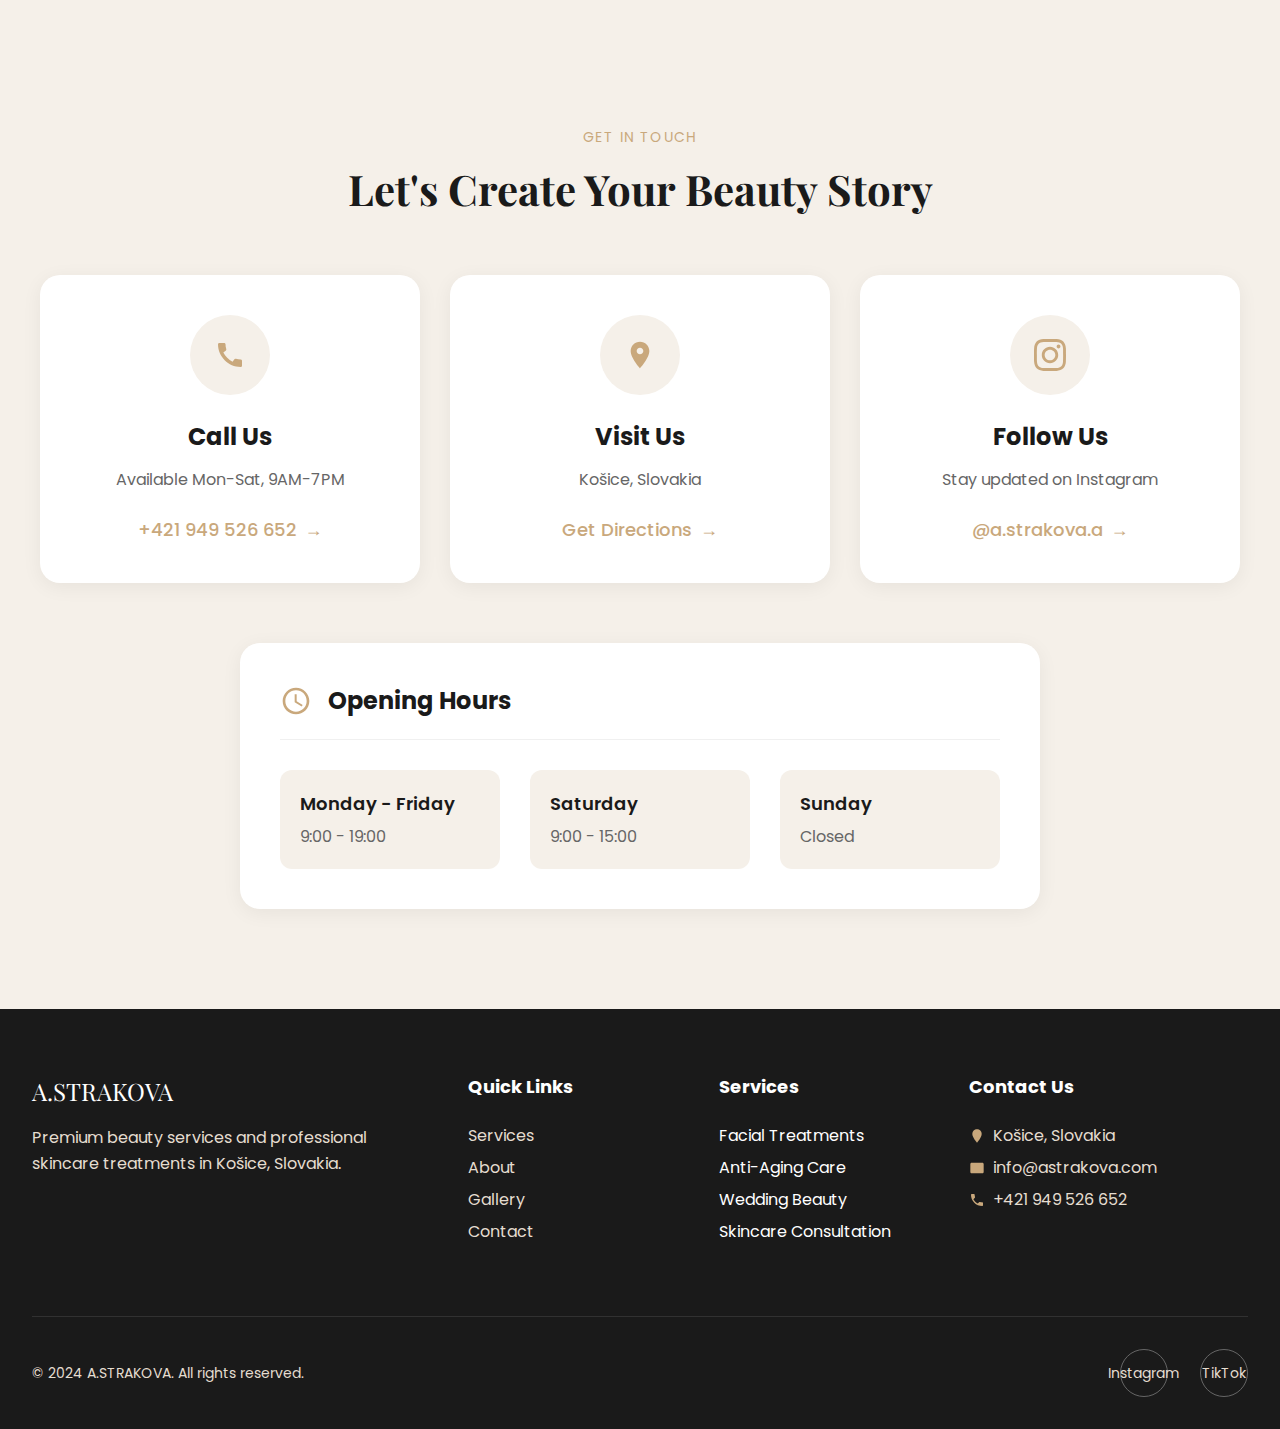
<file: backupp.html>
<!DOCTYPE html>
<html lang="sk">
    <head>
        <meta charset="UTF-8">
        <meta name="viewport" content="width=device-width, initial-scale=1.0, maximum-scale=1.0, user-scalable=no">
        <title>A.Strakova | Beauty Services</title>
        
        <!-- Fonts -->
        <link rel="preconnect" href="https://fonts.googleapis.com">
        <link rel="preconnect" href="https://fonts.gstatic.com" crossorigin>
        <link href="https://fonts.googleapis.com/css2?family=Playfair+Display:wght@400;500;600;700&family=Poppins:wght@300;400;500&display=swap" rel="stylesheet">
        
        <!-- CSS -->
        <link rel="stylesheet" href="assets/css/reset.css">
        <link rel="stylesheet" href="assets/css/main.css">
        <link rel="stylesheet" href="assets/css/mobile.css">
    </head>
<body>
    
    
    <!-- Navigation -->
    <header class="site-header">
        <div class="header-container">


            <!-- Language Switcher -->
          <!--  <div class="language-switcher">
                <button class="lang-btn active" data-lang="sk">SK</button>
                <button class="lang-btn" data-lang="en">EN</button>
            </div>
-->
            <!-- Main Navigation -->
            <nav class="main-nav">
                <div class="nav-container">
                    <!-- Logo -->
                    <a href="/" class="logo">
                        <span class="logo-text">A.STRAKOVA.A</span>
                    </a>

                    <!-- Navigation Links -->
                    <div class="nav-links">
                        <a href="#services" class="nav-link">Services</a>
                        <a href="#about" class="nav-link">About</a>
                        <a href="#treatments" class="nav-link">Treatments</a>
                        <a href="#gallery" class="nav-link">Gallery</a>
                        <a href="#contact" class="nav-link">Contact</a>
                    </div>

                    <!-- Book Button -->
                    <div class="nav-actions">
                        <a href="#contact" class="book-button">Book Appointment</a>
                    </div>

                    <!-- Mobile Menu Button -->
                    <button class="mobile-menu-toggle" aria-label="Toggle Menu">
                        <span class="toggle-line"></span>
                        <span class="toggle-line"></span>
                        <span class="toggle-line"></span>
                    </button>
                </div>
            </nav>
        </div>
    </header>

    <!-- Hero Section -->
    <section class="hero">
        <div class="hero-container">
            <div class="hero-content">
                <h1 class="hero-title">
                    <span class="hero-title-line">Transform Your Beauty</span>
                    <span class="hero-title-line">With Expert Care</span>
                </h1>
                
                <p class="hero-description">
                    Experience premium beauty treatments and professional skincare 
                    services in the heart of Košice
                </p>

                <div class="hero-actions">
                    <a href="#services" class="primary-button">
                        <span class="button-text">Discover Services</span>
                        <span class="button-icon">→</span>
                    </a>

                    <div class="hero-rating">
                        <div class="rating-stars">★★★★★</div>
                        <div class="rating-text">
                            <span class="rating-number">4.9</span>
                            <span class="rating-count">4700+ satisfied clients</span>
                        </div>
                    </div>
                </div>
            </div>

            <div class="hero-visual">
                <div class="hero-image-grid">
                    <figure class="grid-image">
                        <img src="assets/images/pexels-wojciech-kumpicki-1084687-2071881.jpg" alt="Facial Treatment" class="hero-image">
                    </figure>
                    <figure class="grid-image">
                        <img src="assets/images/pexels-wojciech-kumpicki-1084687-2071881.jpg" alt="Beauty Care" class="hero-image">
                    </figure>
                    <figure class="grid-image">
                        <img src="assets/images/pexels-wojciech-kumpicki-1084687-2071881.jpg" alt="Skincare" class="hero-image">
                    </figure>
                </div>
            </div>
        </div>

        <div class="hero-scroll">
            <span class="scroll-text">Scroll</span>
            <span class="scroll-line"></span>
        </div>
    </section>

        <!-- Services Section -->
        <section class="services">
            <div class="services-container">
                <div class="services-header">
                    <span class="section-subtitle">Our Services</span>

<!--Prémiové kozmetické procedúry
Objavte náš rad profesionálnych služieb navrhnutých na zvýraznenie vašej prirodzenej krásy-->

                    <h2 class="section-title">Prémiové kozmetické procedúry</h2>
                    <p class="section-description">
                        Objavte náš rad profesionálnych služieb navrhnutých na zvýraznenie vašej prirodzenej krásy
                    </p>
                </div>
    
                <div class="services-grid">
                    <!-- Service Card 1 -->
                    <div class="service-card">
                        <div class="service-image">
                            <img src="assets/images/pexels-wojciech-kumpicki-1084687-2071881.jpg" alt="Facial Treatment">
                            <div class="service-overlay"></div>
                        </div>
                        <div class="service-content">
                            <h3 class="service-title">Facial Treatments</h3>
                            <p class="service-description">
                                Comprehensive skincare treatments tailored to your unique needs
                            </p>
                            <div class="service-price">From €30.00</div>
                            <a href="#" class="service-link">
                                <span>Learn More</span>
                                <svg class="arrow-icon" width="24" height="24" viewBox="0 0 24 24">
                                    <path d="M12 4l-1.41 1.41L16.17 11H4v2h12.17l-5.58 5.59L12 20l8-8z"/>
                                </svg>
                            </a>
                        </div>
                    </div>
    
                    <!-- Service Card 2 -->
                    <div class="service-card">
                        <div class="service-image">
                            <img src="assets/images/pexels-wojciech-kumpicki-1084687-2071881.jpg" alt="Anti-Aging Treatment">
                            <div class="service-overlay"></div>
                        </div>
                        <div class="service-content">
                            <h3 class="service-title">Anti-Aging Care</h3>
                            <p class="service-description">
                                Advanced treatments to maintain youthful, radiant skin
                            </p>
                            <div class="service-price">From €28.00</div>
                            <a href="#" class="service-link">
                                <span>Learn More</span>
                                <svg class="arrow-icon" width="24" height="24" viewBox="0 0 24 24">
                                    <path d="M12 4l-1.41 1.41L16.17 11H4v2h12.17l-5.58 5.59L12 20l8-8z"/>
                                </svg>
                            </a>
                        </div>
                    </div>
    
                    <!-- Service Card 3 -->
                    <div class="service-card">
                        <div class="service-image">
                            <img src="assets/images/pexels-wojciech-kumpicki-1084687-2071881.jpg" alt="Wedding Makeup">
                            <div class="service-overlay"></div>
                        </div>
                        <div class="service-content">
                            <h3 class="service-title">Wedding Beauty</h3>
                            <p class="service-description">
                                Complete beauty services for your special day
                            </p>
                            <div class="service-price">From €50.00</div>
                            <a href="#" class="service-link">
                                <span>Learn More</span>
                                <svg class="arrow-icon" width="24" height="24" viewBox="0 0 24 24">
                                    <path d="M12 4l-1.41 1.41L16.17 11H4v2h12.17l-5.58 5.59L12 20l8-8z"/>
                                </svg>
                            </a>
                        </div>
                    </div>
                </div>
            </div>
        </section>
    
        <!-- About Section -->
        <section class="about">
            <div class="about-container">
                <div class="about-content">
                    <span class="section-subtitle">About Us</span>
                    <h2 class="section-title">Creating Beauty with Professional Care</h2>
                    <p class="about-description">
                        With over 5 years of expertise in beauty and skincare, we provide premium 
                        treatments tailored to your unique needs. Our commitment to excellence and 
                        personalized care sets us apart.
                    </p>
    
                    <div class="about-stats">
                        <div class="stat-item">
                            <span class="stat-number">5+</span>
                            <span class="stat-label">Years Experience</span>
                        </div>
                        <div class="stat-item">
                            <span class="stat-number">4700+</span>
                            <span class="stat-label">Happy Clients</span>
                        </div>
                        <div class="stat-item">
                            <span class="stat-number">15+</span>
                            <span class="stat-label">Premium Services</span>
                        </div>
                    </div>
    
                    <div class="about-features">
                        <div class="feature-item">
                            <div class="feature-icon">
                                <svg width="24" height="24" viewBox="0 0 24 24">
                                    <path d="M12 2L1 21h22L12 2zm0 3.99L19.53 19H4.47L12 5.99zM12 16c-.55 0-1-.45-1-1s.45-1 1-1 1 .45 1 1-.45 1-1 1zm1-3h-2V8h2v5z"/>
                                </svg>
                            </div>
                            <div class="feature-content">
                                <h3 class="feature-title">Professional Care</h3>
                                <p class="feature-description">
                                    Expert treatments using premium products
                                </p>
                            </div>
                        </div>
    
                        <div class="feature-item">
                            <div class="feature-icon">
                                <svg width="24" height="24" viewBox="0 0 24 24">
                                    <path d="M12 2C6.48 2 2 6.48 2 12s4.48 10 10 10 10-4.48 10-10S17.52 2 12 2zm0 18c-4.41 0-8-3.59-8-8s3.59-8 8-8 8 3.59 8 8-3.59 8-8 8zm.31-8.86c-1.77-.45-2.34-.94-2.34-1.67 0-.84.79-1.43 2.1-1.43 1.38 0 1.9.66 1.94 1.64h1.71c-.05-1.34-.87-2.57-2.49-2.97V5H10.9v1.69c-1.51.32-2.72 1.3-2.72 2.81 0 1.79 1.49 2.69 3.66 3.21 1.95.46 2.34 1.15 2.34 1.87 0 .53-.39 1.39-2.1 1.39-1.6 0-2.23-.72-2.32-1.64H8.04c.1 1.7 1.36 2.66 2.86 2.97V19h2.34v-1.67c1.52-.29 2.72-1.16 2.73-2.77-.01-2.2-1.9-2.96-3.66-3.42z"/>
                                </svg>
                            </div>
                            <div class="feature-content">
                                <h3 class="feature-title">Premium Products</h3>
                                <p class="feature-description">
                                    Using only high-quality beauty products
                                </p>
                            </div>
                        </div>
                    </div>
                </div>
    
                <div class="about-visual">
                    <div class="about-image-wrapper">
                        <img src="assets/images/pexels-wojciech-kumpicki-1084687-2071881.jpg" alt="Professional Beauty Care" class="about-image">
                        <div class="about-image-accent"></div>
                    </div>
                    <div class="experience-badge">
                        <span class="badge-number">5+</span>
                        <span class="badge-text">Years of Excellence</span>
                    </div>
                </div>
            </div>
        </section>

            <!-- Testimonials Section -->
    <section class="testimonials">
        <div class="testimonials-container">
            <div class="testimonials-header">
                <div class="header-content">
                    <span class="section-subtitle">Testimonials</span>
                    <h2 class="section-title">What Our Clients Say</h2>
                </div>
                <div class="testimonial-controls">
                    <button class="control-button prev" aria-label="Previous testimonial">
                        <svg width="24" height="24" viewBox="0 0 24 24">
                            <path d="M20 11H7.83l5.59-5.59L12 4l-8 8 8 8 1.41-1.41L7.83 13H20v-2z"/>
                        </svg>
                    </button>
                    <button class="control-button next" aria-label="Next testimonial">
                        <svg width="24" height="24" viewBox="0 0 24 24">
                            <path d="M12 4l-1.41 1.41L16.17 11H4v2h12.17l-5.58 5.59L12 20l8-8z"/>
                        </svg>
                    </button>
                </div>
            </div>

            <div class="testimonials-slider">
                <!-- Testimonial 1 -->
                <div class="testimonial-card">
                    <div class="testimonial-content">
                        <div class="rating">
                            <span class="star">★</span>
                            <span class="star">★</span>
                            <span class="star">★</span>
                            <span class="star">★</span>
                            <span class="star">★</span>
                        </div>
                        <blockquote class="testimonial-text">
                            "The best beauty experience I've ever had. Professional, attentive, 
                            and amazing results. I couldn't be happier with the service!"
                        </blockquote>
                        <footer class="testimonial-author">
                            <div class="author-info">
                                <cite class="author-name">Maria K.</cite>
                                <span class="author-title">Regular Client</span>
                            </div>
                        </footer>
                    </div>
                </div>

                <!-- Testimonial 2 -->
                <div class="testimonial-card">
                    <div class="testimonial-content">
                        <div class="rating">
                            <span class="star">★</span>
                            <span class="star">★</span>
                            <span class="star">★</span>
                            <span class="star">★</span>
                            <span class="star">★</span>
                        </div>
                        <blockquote class="testimonial-text">
                            "Exceptional service and attention to detail. The facial treatment 
                            was exactly what my skin needed. Highly recommended!"
                        </blockquote>
                        <footer class="testimonial-author">
                            <div class="author-info">
                                <cite class="author-name">Jana P.</cite>
                                <span class="author-title">Verified Client</span>
                            </div>
                        </footer>
                    </div>
                </div>

                <!-- Testimonial 3 -->
                <div class="testimonial-card">
                    <div class="testimonial-content">
                        <div class="rating">
                            <span class="star">★</span>
                            <span class="star">★</span>
                            <span class="star">★</span>
                            <span class="star">★</span>
                            <span class="star">★</span>
                        </div>
                        <blockquote class="testimonial-text">
                            "Perfect experience from start to finish. The attention to detail 
                            and professional care is outstanding. Will definitely return!"
                        </blockquote>
                        <footer class="testimonial-author">
                            <div class="author-info">
                                <cite class="author-name">Eva M.</cite>
                                <span class="author-title">Wedding Client</span>
                            </div>
                        </footer>
                    </div>
                </div>
            </div>
        </div>
    </section>

    <!-- Gallery Section -->
    <section class="gallery">
        <div class="gallery-container">
            <div class="gallery-header">
                <span class="section-subtitle">Our Work</span>
                <h2 class="section-title">Beauty Portfolio</h2>
                <p class="section-description">
                    Explore our collection of beautiful transformations and premium beauty services
                </p>
            </div>

            <div class="gallery-grid">
                <!-- Gallery Item 1 -->
                <div class="gallery-item">
                    <figure class="gallery-figure">
                        <img src="assets/images/pexels-wojciech-kumpicki-1084687-2071881.jpg" alt="Facial Treatment" class="gallery-image">
                        <div class="gallery-overlay">
                            <div class="overlay-content">
                                <h3 class="overlay-title">Facial Treatments</h3>
                                <p class="overlay-description">Professional skincare services</p>
                            </div>
                        </div>
                    </figure>
                </div>

                <!-- Gallery Item 2 -->
                <div class="gallery-item">
                    <figure class="gallery-figure">
                        <img src="assets/images/pexels-wojciech-kumpicki-1084687-2071881.jpg" alt="Anti-Aging Treatment" class="gallery-image">
                        <div class="gallery-overlay">
                            <div class="overlay-content">
                                <h3 class="overlay-title">Anti-Aging Care</h3>
                                <p class="overlay-description">Youth-preserving treatments</p>
                            </div>
                        </div>
                    </figure>
                </div>

                <!-- Gallery Item 3 -->
                <div class="gallery-item">
                    <figure class="gallery-figure">
                        <img src="assets/images/pexels-wojciech-kumpicki-1084687-2071881.jpg" alt="Wedding Makeup" class="gallery-image">
                        <div class="gallery-overlay">
                            <div class="overlay-content">
                                <h3 class="overlay-title">Wedding Beauty</h3>
                                <p class="overlay-description">Special occasion makeup</p>
                            </div>
                        </div>
                    </figure>
                </div>

                <!-- Gallery Item 4 -->
                <div class="gallery-item">
                    <figure class="gallery-figure">
                        <img src="assets/images/pexels-wojciech-kumpicki-1084687-2071881.jpg" alt="Skincare Treatment" class="gallery-image">
                        <div class="gallery-overlay">
                            <div class="overlay-content">
                                <h3 class="overlay-title">Skincare</h3>
                                <p class="overlay-description">Advanced skin treatments</p>
                            </div>
                        </div>
                    </figure>
                </div>
            </div>

            <div class="gallery-cta">
                <a href="#contact" class="primary-button">
                    <span>Book Your Treatment</span>
                    <svg class="button-icon" width="24" height="24" viewBox="0 0 24 24">
                        <path d="M12 4l-1.41 1.41L16.17 11H4v2h12.17l-5.58 5.59L12 20l8-8z"/>
                    </svg>
                </a>
            </div>
        </div>
    </section>

    <!-- Contact Section -->
<section class="contact-section">
    <div class="container">
        <div class="contact-header">
            <span class="section-subtitle">Get in Touch</span>
            <h2 class="section-title">Let's Create Your Beauty Story</h2>
        </div>

        <div class="contact-cards">
            <!-- Phone Card -->
            <div class="contact-card">
                <div class="card-icon">
                    <svg width="24" height="24" viewBox="0 0 24 24">
                        <path d="M20.01 15.38c-1.23 0-2.42-.2-3.53-.56a.977.977 0 00-1.01.24l-1.57 1.97c-2.83-1.35-5.48-3.9-6.89-6.83l1.95-1.66c.27-.28.35-.67.24-1.02-.37-1.11-.56-2.3-.56-3.53 0-.54-.45-.99-.99-.99H4.19C3.65 3 3 3.24 3 3.99 3 13.28 10.73 21 20.01 21c.71 0 .99-.63.99-1.18v-3.45c0-.54-.45-.99-.99-.99z"/>
                    </svg>
                </div>
                <h3>Call Us</h3>
                <p>Available Mon-Sat, 9AM-7PM</p>
                <a href="tel:+421949526652" class="contact-link">+421 949 526 652</a>
            </div>

            <!-- Location Card -->
            <div class="contact-card">
                <div class="card-icon">
                    <svg width="24" height="24" viewBox="0 0 24 24">
                        <path d="M12 2C8.13 2 5 5.13 5 9c0 5.25 7 13 7 13s7-7.75 7-13c0-3.87-3.13-7-7-7zM12 11.5c-1.38 0-2.5-1.12-2.5-2.5s1.12-2.5 2.5-2.5 2.5 1.12 2.5 2.5-1.12 2.5-2.5 2.5z"/>
                    </svg>
                </div>
                <h3>Visit Us</h3>
                <p>Košice, Slovakia</p>
                <a href="https://maps.google.com" target="_blank" class="contact-link">Get Directions</a>
            </div>

            <!-- Social Card -->
            <div class="contact-card">
                <div class="card-icon">
                    <svg width="24" height="24" viewBox="0 0 24 24">
                        <path d="M12 2.163c3.204 0 3.584.012 4.85.07 3.252.148 4.771 1.691 4.919 4.919.058 1.265.069 1.645.069 4.849 0 3.205-.012 3.584-.069 4.849-.149 3.225-1.664 4.771-4.919 4.919-1.266.058-1.644.07-4.85.07-3.204 0-3.584-.012-4.849-.07-3.26-.149-4.771-1.699-4.919-4.92-.058-1.265-.07-1.644-.07-4.849 0-3.204.013-3.583.07-4.849.149-3.227 1.664-4.771 4.919-4.919 1.266-.057 1.645-.069 4.849-.069zm0-2.163c-3.259 0-3.667.014-4.947.072-4.358.2-6.78 2.618-6.98 6.98-.059 1.281-.073 1.689-.073 4.948 0 3.259.014 3.668.072 4.948.2 4.358 2.618 6.78 6.98 6.98 1.281.058 1.689.072 4.948.072 3.259 0 3.668-.014 4.948-.072 4.354-.2 6.782-2.618 6.979-6.98.059-1.28.073-1.689.073-4.948 0-3.259-.014-3.667-.072-4.947-.196-4.354-2.617-6.78-6.979-6.98-1.281-.059-1.69-.073-4.949-.073zm0 5.838c-3.403 0-6.162 2.759-6.162 6.162s2.759 6.163 6.162 6.163 6.162-2.759 6.162-6.163c0-3.403-2.759-6.162-6.162-6.162zm0 10.162c-2.209 0-4-1.79-4-4 0-2.209 1.791-4 4-4s4 1.791 4 4c0 2.21-1.791 4-4 4zm6.406-11.845c-.796 0-1.441.645-1.441 1.44s.645 1.44 1.441 1.44c.795 0 1.439-.645 1.439-1.44s-.644-1.44-1.439-1.44z"/>
                    </svg>
                </div>
                <h3>Follow Us</h3>
                <p>Stay updated on Instagram</p>
                <a href="https://instagram.com/a.strakova.a" target="_blank" class="contact-link">@a.strakova.a</a>
            </div>
        </div>

        <div class="contact-hours">
            <div class="hours-header">
                <svg width="24" height="24" viewBox="0 0 24 24">
                    <path d="M11.99 2C6.47 2 2 6.48 2 12s4.47 10 9.99 10C17.52 22 22 17.52 22 12S17.52 2 11.99 2zM12 20c-4.42 0-8-3.58-8-8s3.58-8 8-8 8 3.58 8 8-3.58 8-8 8zm.5-13H11v6l5.25 3.15.75-1.23-4.5-2.67z"/>
                </svg>
                <h3>Opening Hours</h3>
            </div>
            <div class="hours-grid">
                <div class="hours-item">
                    <span class="day">Monday - Friday</span>
                    <span class="time">9:00 - 19:00</span>
                </div>
                <div class="hours-item">
                    <span class="day">Saturday</span>
                    <span class="time">9:00 - 15:00</span>
                </div>
                <div class="hours-item">
                    <span class="day">Sunday</span>
                    <span class="time">Closed</span>
                </div>
            </div>
        </div>
    </div>
</section>

    
        <!-- Footer -->
        <footer class="site-footer">
            <div class="footer-container">
                <div class="footer-main">
                    <div class="footer-brand">
                        <a href="/" class="footer-logo">A.STRAKOVA</a>
                        <p class="brand-description">
                            Premium beauty services and professional skincare 
                            treatments in Košice, Slovakia.
                        </p>
                    </div>
    
                    <div class="footer-links">
                        <h3>Quick Links</h3>
                        <ul>
                            <li><a href="#services">Services</a></li>
                            <li><a href="#about">About</a></li>
                            <li><a href="#gallery">Gallery</a></li>
                            <li><a href="#contact">Contact</a></li>
                        </ul>
                    </div>
    
                    <div class="footer-services">
                        <h3>Services</h3>
                        <ul>
                            <li>Facial Treatments</li>
                            <li>Anti-Aging Care</li>
                            <li>Wedding Beauty</li>
                            <li>Skincare Consultation</li>
                        </ul>
                    </div>
    
                    <div class="footer-contact">
                        <h3>Contact Us</h3>
                        <ul>
                            <li>
                                <svg width="16" height="16" viewBox="0 0 24 24">
                                    <path d="M12 2C8.13 2 5 5.13 5 9c0 5.25 7 13 7 13s7-7.75 7-13c0-3.87-3.13-7-7-7z"/>
                                </svg>
                                <span>Košice, Slovakia</span>
                            </li>
                            <li>
                                <svg width="16" height="16" viewBox="0 0 24 24">
                                    <path d="M20 4H4c-1.1 0-1.99.9-1.99 2L2 18c0 1.1.9 2 2 2h16c1.1 0 2-.9 2-2V6c0-1.1-.9-2-2-2z"/>
                                </svg>
                                <span>info@astrakova.com</span>
                            </li>
                            <li>
                                <svg width="16" height="16" viewBox="0 0 24 24">
                                    <path d="M6.62 10.79c1.44 2.83 3.76 5.15 6.59 6.59l2.2-2.2c.27-.27.67-.36 1.02-.24 1.12.37 2.33.57 3.57.57.55 0 1 .45 1 1V20c0 .55-.45 1-1 1-9.39 0-17-7.61-17-17 0-.55.45-1 1-1h3.5c.55 0 1 .45 1 1 0 1.25.2 2.45.57 3.57.11.35.03.74-.25 1.02l-2.2 2.2z"/>
                                </svg>
                                <span>+421 949 526 652</span>
                            </li>
                        </ul>
                    </div>
                </div>
    
                <div class="footer-bottom">
                    <div class="copyright">
                        <p>&copy; 2024 A.STRAKOVA. All rights reserved.</p>
                    </div>
                    <div class="footer-social">
                        <a href="https://instagram.com/a.strakova.a" target="_blank" class="social-link">Instagram</a>
                        <a href="https://tiktok.com/@a.strakova.a" target="_blank" class="social-link">TikTok</a>
                    </div>
                </div>
            </div>
            
        </footer>


        <script>
            // Mobile Menu Functionality
            const mobileMenuToggle = document.querySelector('.mobile-menu-toggle');
            const mobileMenu = document.querySelector('.mobile-menu');
            const body = document.body;
        
            mobileMenuToggle.addEventListener('click', () => {
                mobileMenu.classList.toggle('active');
                body.classList.toggle('no-scroll');
                
                // Toggle menu icon
                const toggleLines = mobileMenuToggle.querySelectorAll('.toggle-line');
                toggleLines.forEach(line => line.classList.toggle('active'));
            });
        
            // Close menu when clicking a link
            const mobileLinks = document.querySelectorAll('.mobile-menu .nav-link');
            mobileLinks.forEach(link => {
                link.addEventListener('click', () => {
                    mobileMenu.classList.remove('active');
                    body.classList.remove('no-scroll');
                    
                    const toggleLines = mobileMenuToggle.querySelectorAll('.toggle-line');
                    toggleLines.forEach(line => line.classList.remove('active'));
                });
            });
        </script>
</file>
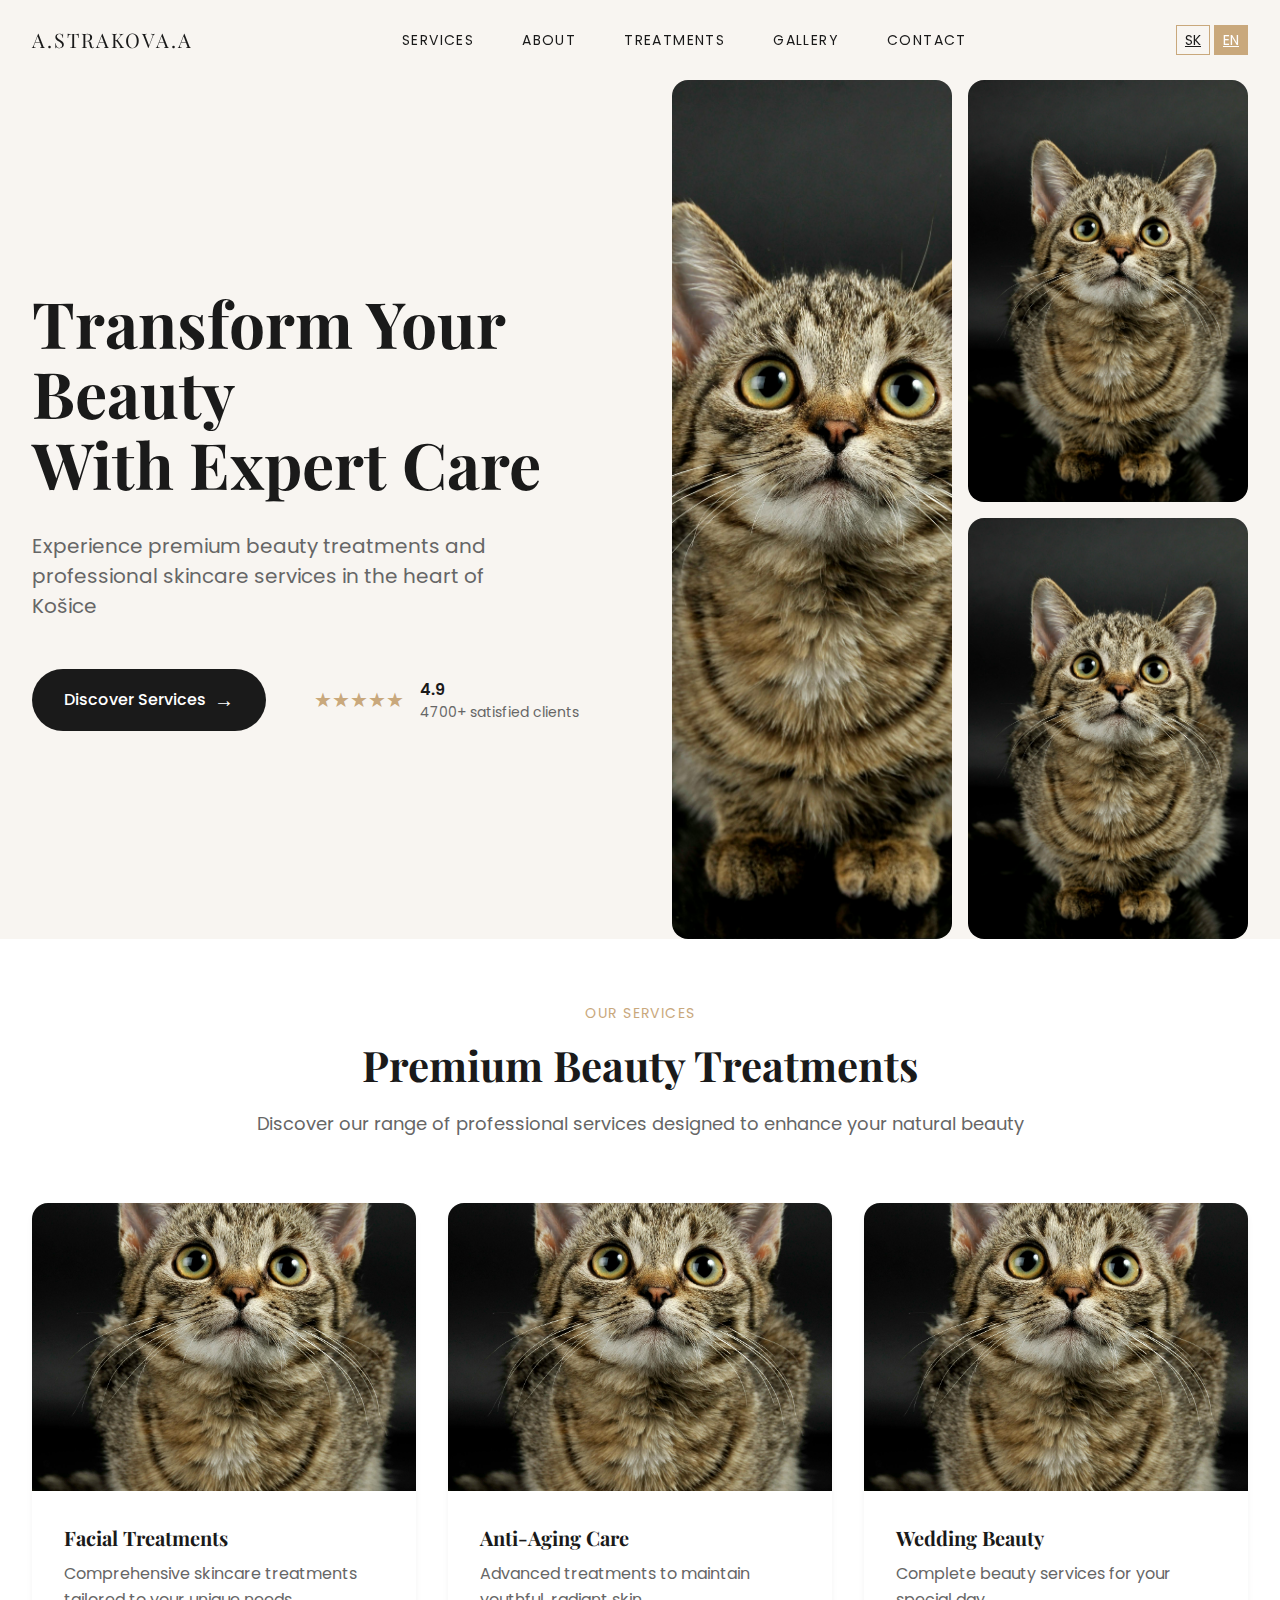
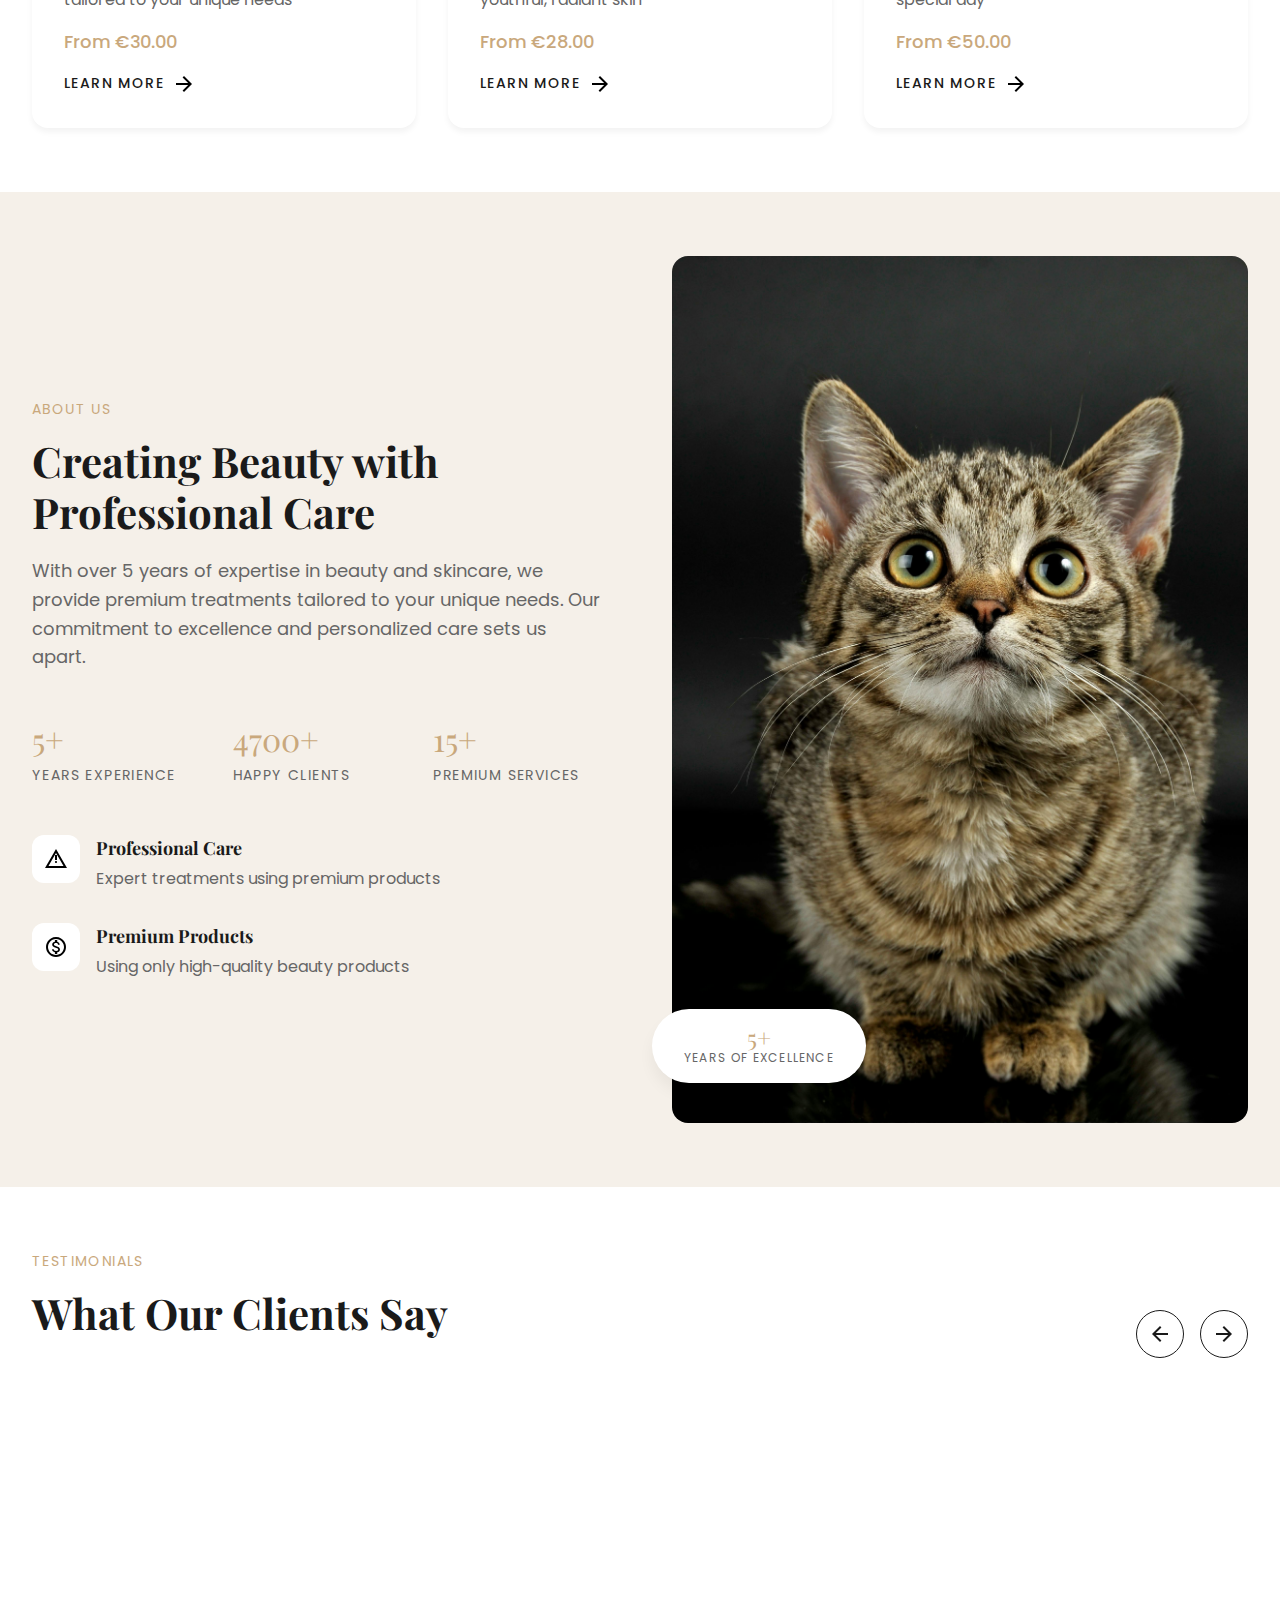
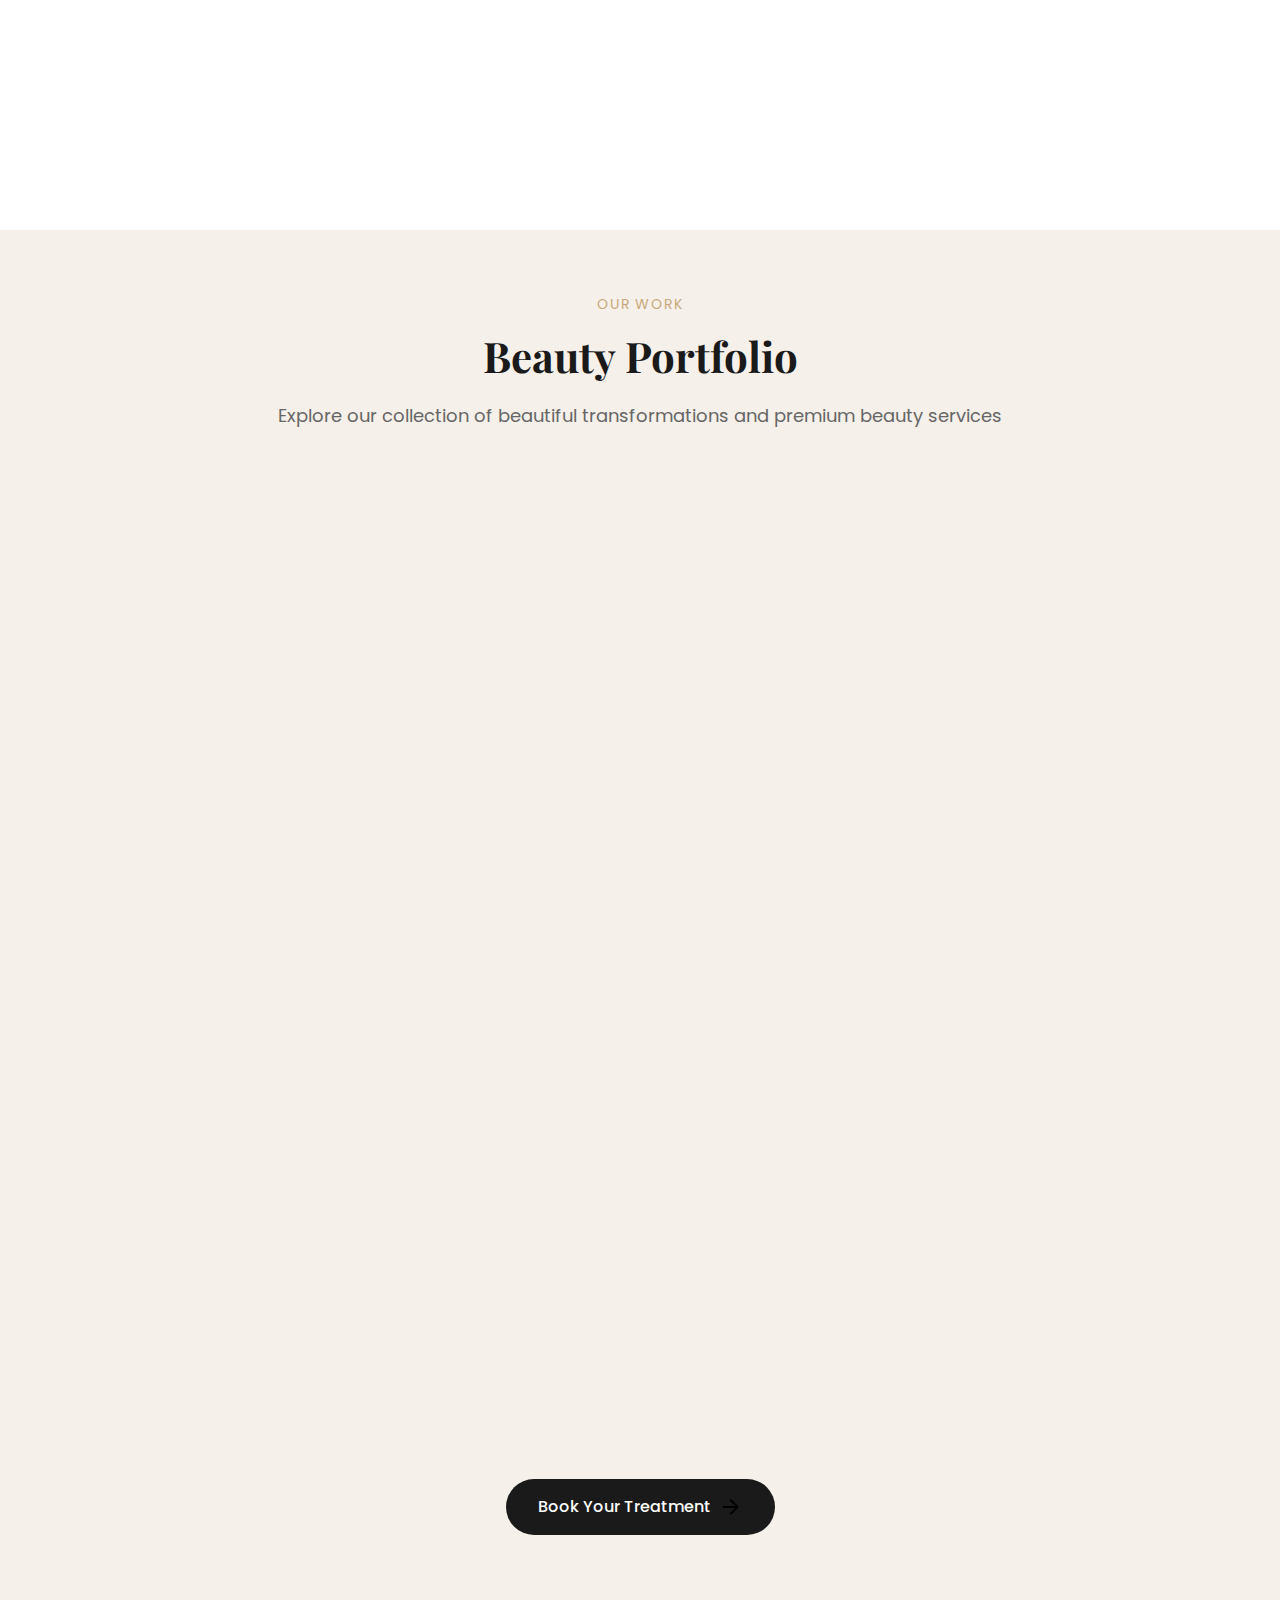
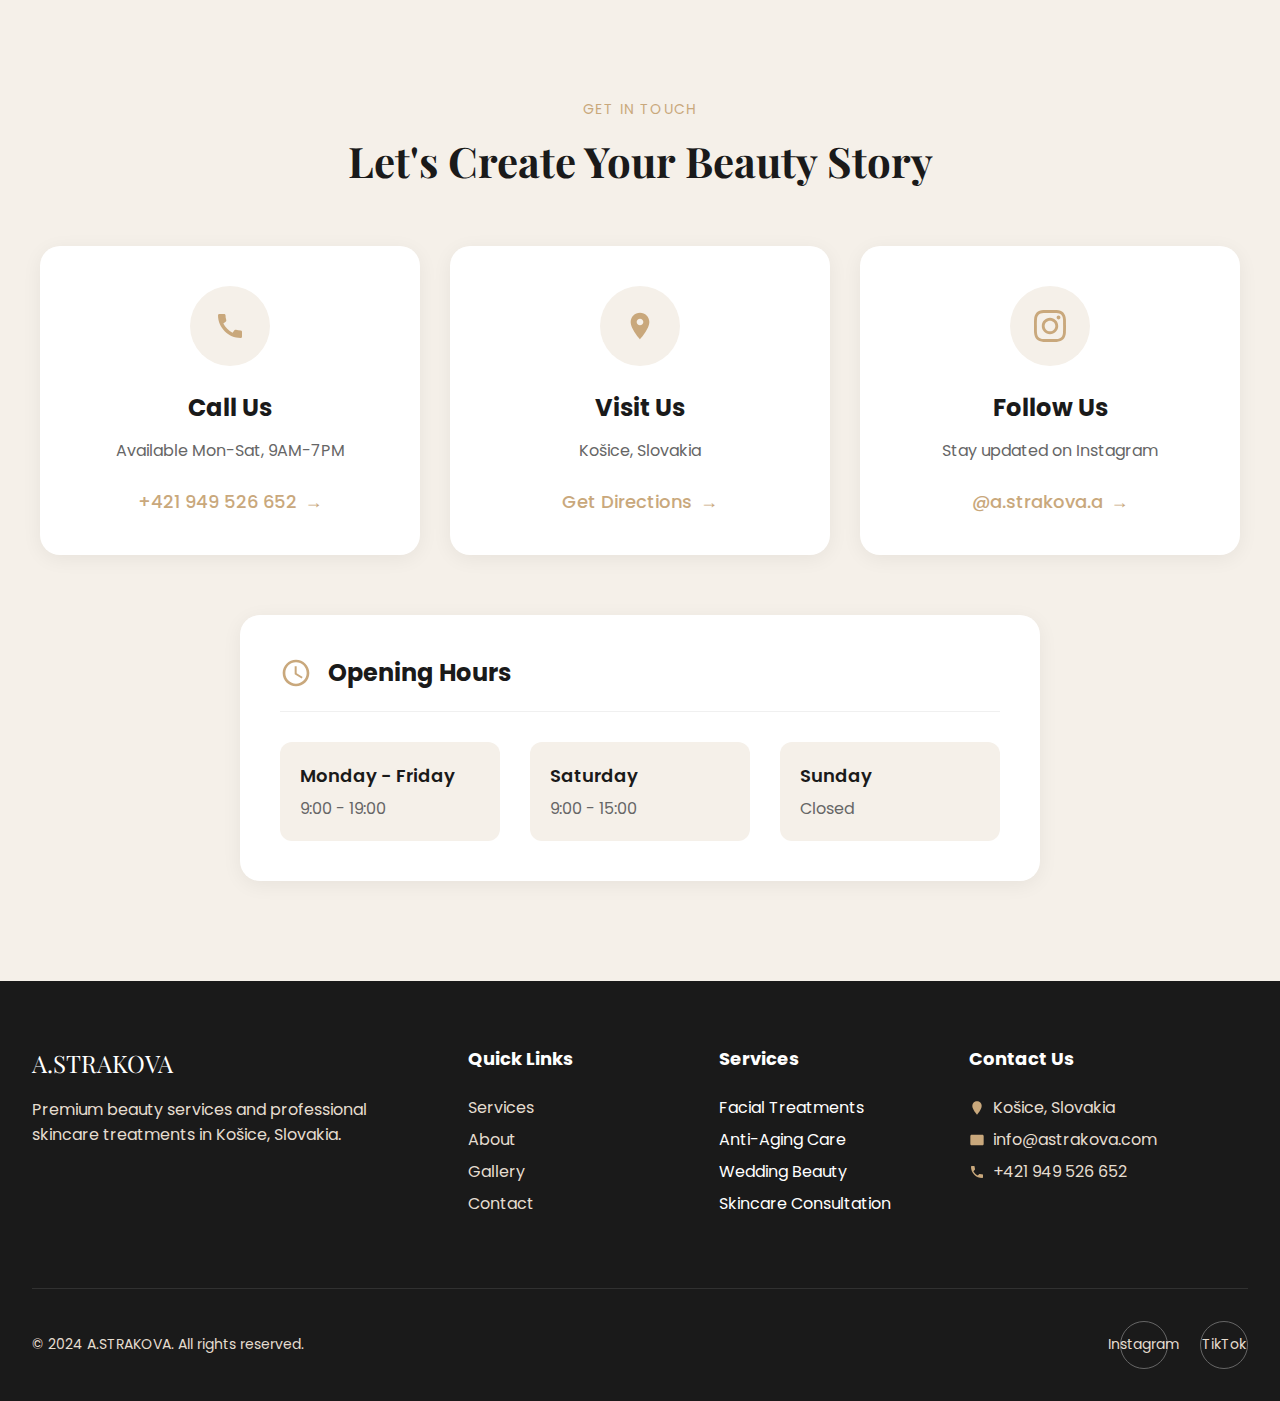
<file: en.html>
<!DOCTYPE html>
<html lang="en">
    <head>
        <meta charset="UTF-8">
        <meta name="viewport" content="width=device-width, initial-scale=1.0, maximum-scale=1.0, user-scalable=no">
        <title>A.Strakova | Beauty Services</title>
        
        <!-- Fonts -->
        <link rel="preconnect" href="https://fonts.googleapis.com">
        <link rel="preconnect" href="https://fonts.gstatic.com" crossorigin>
        <link href="https://fonts.googleapis.com/css2?family=Playfair+Display:wght@400;500;600;700&family=Poppins:wght@300;400;500&display=swap" rel="stylesheet">
        
        <!-- CSS -->
        <link rel="stylesheet" href="assets/css/reset.css">
        <link rel="stylesheet" href="assets/css/main.css">
        <link rel="stylesheet" href="assets/css/mobile.css">
        <link rel="alternate" hreflang="sk" href="index.html">
    </head>
<body>
    
    <!-- Navigation -->
    <header class="site-header">
        <div class="header-container">
            <!-- Main Navigation -->
            <nav class="main-nav">
                <div class="nav-container">
                    <!-- Logo -->
                    <a href="/" class="logo">
                        <span class="logo-text">A.STRAKOVA.A</span>
                    </a>

                    <!-- Navigation Links -->
                    <div class="nav-links">
                        <a href="#services" class="nav-link">Services</a>
                        <a href="#about" class="nav-link">About</a>
                        <a href="#treatments" class="nav-link">Treatments</a>
                        <a href="#gallery" class="nav-link">Gallery</a>
                        <a href="#contact" class="nav-link">Contact</a>
                    </div>

                    <!-- Book Button 
                    <div class="nav-actions">
                        <a href="#contact" class="book-button">Book Appointment</a>
                    </div>
-->
                    <!-- Language Switcher -->
                    <div class="nav-actions">
                        <a href="index.html" class="lang-btn">SK</a>
                        <a href="en.html" class="lang-btn active">EN</a>
                    </div>

                    <!-- Mobile Menu Button -->
                    <button class="mobile-menu-toggle" aria-label="Toggle Menu">
                        <span class="toggle-line"></span>
                        <span class="toggle-line"></span>
                        <span class="toggle-line"></span>
                    </button>
                </div>
            </nav>
        </div>
    </header>

    <!-- Hero Section -->
    <section class="hero">
        <div class="hero-container">
            <div class="hero-content">
                <h1 class="hero-title">
                    <span class="hero-title-line">Transform Your Beauty</span>
                    <span class="hero-title-line">With Expert Care</span>
                </h1>
                
                <p class="hero-description">
                    Experience premium beauty treatments and professional skincare 
                    services in the heart of Košice
                </p>

                <div class="hero-actions">
                    <a href="#services" class="primary-button">
                        <span class="button-text">Discover Services</span>
                        <span class="button-icon">→</span>
                    </a>

                    <div class="hero-rating">
                        <div class="rating-stars">★★★★★</div>
                        <div class="rating-text">
                            <span class="rating-number">4.9</span>
                            <span class="rating-count">4700+ satisfied clients</span>
                        </div>
                    </div>
                </div>
            </div>

            <div class="hero-visual">
                <div class="hero-image-grid">
                    <figure class="grid-image">
                        <img src="assets/images/pexels-wojciech-kumpicki-1084687-2071881.jpg" alt="Facial Treatment" class="hero-image">
                    </figure>
                    <figure class="grid-image">
                        <img src="assets/images/pexels-wojciech-kumpicki-1084687-2071881.jpg" alt="Beauty Care" class="hero-image">
                    </figure>
                    <figure class="grid-image">
                        <img src="assets/images/pexels-wojciech-kumpicki-1084687-2071881.jpg" alt="Skincare" class="hero-image">
                    </figure>
                </div>
            </div>
        </div>

       <!-- <div class="hero-scroll">
            <span class="scroll-text">Scroll</span>
            <span class="scroll-line"></span>
        </div>-->
    </section>

    <!-- Services Section -->
    <section class="services">
        <div class="services-container">
            <div class="services-header">
                <span class="section-subtitle">Our Services</span>
                <h2 class="section-title">Premium Beauty Treatments</h2>
                <p class="section-description">
                    Discover our range of professional services designed to enhance your natural beauty
                </p>
            </div>

            <div class="services-grid">
                <!-- Service Card 1 -->
                <div class="service-card">
                    <div class="service-image">
                        <img src="assets/images/pexels-wojciech-kumpicki-1084687-2071881.jpg" alt="Facial Treatment">
                        <div class="service-overlay"></div>
                    </div>
                    <div class="service-content">
                        <h3 class="service-title">Facial Treatments</h3>
                        <p class="service-description">
                            Comprehensive skincare treatments tailored to your unique needs
                        </p>
                        <div class="service-price">From €30.00</div>
                        <a href="#" class="service-link">
                            <span>Learn More</span>
                            <svg class="arrow-icon" width="24" height="24" viewBox="0 0 24 24">
                                <path d="M12 4l-1.41 1.41L16.17 11H4v2h12.17l-5.58 5.59L12 20l8-8z"/>
                            </svg>
                        </a>
                    </div>
                </div>

                <!-- Service Card 2 -->
                <div class="service-card">
                    <div class="service-image">
                        <img src="assets/images/pexels-wojciech-kumpicki-1084687-2071881.jpg" alt="Anti-Aging Treatment">
                        <div class="service-overlay"></div>
                    </div>
                    <div class="service-content">
                        <h3 class="service-title">Anti-Aging Care</h3>
                        <p class="service-description">
                            Advanced treatments to maintain youthful, radiant skin
                        </p>
                        <div class="service-price">From €28.00</div>
                        <a href="#" class="service-link">
                            <span>Learn More</span>
                            <svg class="arrow-icon" width="24" height="24" viewBox="0 0 24 24">
                                <path d="M12 4l-1.41 1.41L16.17 11H4v2h12.17l-5.58 5.59L12 20l8-8z"/>
                            </svg>
                        </a>
                    </div>
                </div>

                <!-- Service Card 3 -->
                <div class="service-card">
                    <div class="service-image">
                        <img src="assets/images/pexels-wojciech-kumpicki-1084687-2071881.jpg" alt="Wedding Makeup">
                        <div class="service-overlay"></div>
                    </div>
                    <div class="service-content">
                        <h3 class="service-title">Wedding Beauty</h3>
                        <p class="service-description">
                            Complete beauty services for your special day
                        </p>
                        <div class="service-price">From €50.00</div>
                        <a href="#" class="service-link">
                            <span>Learn More</span>
                            <svg class="arrow-icon" width="24" height="24" viewBox="0 0 24 24">
                                <path d="M12 4l-1.41 1.41L16.17 11H4v2h12.17l-5.58 5.59L12 20l8-8z"/>
                            </svg>
                        </a>
                    </div>
                </div>
            </div>
        </div>
    </section>

    <!-- About Section -->
    <section class="about">
        <div class="about-container">
            <div class="about-content">
                <span class="section-subtitle">About Us</span>
                <h2 class="section-title">Creating Beauty with Professional Care</h2>
                <p class="about-description">
                    With over 5 years of expertise in beauty and skincare, we provide premium 
                    treatments tailored to your unique needs. Our commitment to excellence and 
                    personalized care sets us apart.
                </p>

                <div class="about-stats">
                    <div class="stat-item">
                        <span class="stat-number">5+</span>
                        <span class="stat-label">Years Experience</span>
                    </div>
                    <div class="stat-item">
                        <span class="stat-number">4700+</span>
                        <span class="stat-label">Happy Clients</span>
                    </div>
                    <div class="stat-item">
                        <span class="stat-number">15+</span>
                        <span class="stat-label">Premium Services</span>
                    </div>
                </div>

                <div class="about-features">
                    <div class="feature-item">
                        <div class="feature-icon">
                            <svg width="24" height="24" viewBox="0 0 24 24">
                                <path d="M12 2L1 21h22L12 2zm0 3.99L19.53 19H4.47L12 5.99zM12 16c-.55 0-1-.45-1-1s.45-1 1-1 1 .45 1 1-.45 1-1 1zm1-3h-2V8h2v5z"/>
                            </svg>
                        </div>
                        <div class="feature-content">
                            <h3 class="feature-title">Professional Care</h3>
                            <p class="feature-description">
                                Expert treatments using premium products
                            </p>
                        </div>
                    </div>

                    <div class="feature-item">
                        <div class="feature-icon">
                            <svg width="24" height="24" viewBox="0 0 24 24">
                                <path d="M12 2C6.48 2 2 6.48 2 12s4.48 10 10 10 10-4.48 10-10S17.52 2 12 2zm0 18c-4.41 0-8-3.59-8-8s3.59-8 8-8 8 3.59 8 8-3.59 8-8 8zm.31-8.86c-1.77-.45-2.34-.94-2.34-1.67 0-.84.79-1.43 2.1-1.43 1.38 0 1.9.66 1.94 1.64h1.71c-.05-1.34-.87-2.57-2.49-2.97V5H10.9v1.69c-1.51.32-2.72 1.3-2.72 2.81 0 1.79 1.49 2.69 3.66 3.21 1.95.46 2.34 1.15 2.34 1.87 0 .53-.39 1.39-2.1 1.39-1.6 0-2.23-.72-2.32-1.64H8.04c.1 1.7 1.36 2.66 2.86 2.97V19h2.34v-1.67c1.52-.29 2.72-1.16 2.73-2.77-.01-2.2-1.9-2.96-3.66-3.42z"/>
                            </svg>
                        </div>
                        <div class="feature-content">
                            <h3 class="feature-title">Premium Products</h3>
                            <p class="feature-description">
                                Using only high-quality beauty products
                            </p>
                        </div>
                    </div>
                </div>
            </div>

            <div class="about-visual">
                <div class="about-image-wrapper">
                    <img src="assets/images/pexels-wojciech-kumpicki-1084687-2071881.jpg" alt="Professional Beauty Care" class="about-image">
                    <div class="about-image-accent"></div>
                </div>
                <div class="experience-badge">
                    <span class="badge-number">5+</span>
                    <span class="badge-text">Years of Excellence</span>
                </div>
            </div>
        </div>
    </section>
                <!-- Testimonials Section -->
                <section class="testimonials">
                    <div class="testimonials-container">
                        <div class="testimonials-header">
                            <div class="header-content">
                                <span class="section-subtitle">Testimonials</span>
                                <h2 class="section-title">What Our Clients Say</h2>
                            </div>
                            <div class="testimonial-controls">
                                <button class="control-button prev" aria-label="Previous testimonial">
                                    <svg width="24" height="24" viewBox="0 0 24 24">
                                        <path d="M20 11H7.83l5.59-5.59L12 4l-8 8 8 8 1.41-1.41L7.83 13H20v-2z"/>
                                    </svg>
                                </button>
                                <button class="control-button next" aria-label="Next testimonial">
                                    <svg width="24" height="24" viewBox="0 0 24 24">
                                        <path d="M12 4l-1.41 1.41L16.17 11H4v2h12.17l-5.58 5.59L12 20l8-8z"/>
                                    </svg>
                                </button>
                            </div>
                        </div>
            
                        <div class="testimonials-slider">
                            <!-- Testimonial 1 -->
                            <div class="testimonial-card">
                                <div class="testimonial-content">
                                    <div class="rating">
                                        <span class="star">★</span>
                                        <span class="star">★</span>
                                        <span class="star">★</span>
                                        <span class="star">★</span>
                                        <span class="star">★</span>
                                    </div>
                                    <blockquote class="testimonial-text">
                                        "The best beauty experience I've ever had. Professional, attentive, 
                                        and amazing results. I couldn't be happier with the service!"
                                    </blockquote>
                                    <footer class="testimonial-author">
                                        <div class="author-info">
                                            <cite class="author-name">Maria K.</cite>
                                            <span class="author-title">Regular Client</span>
                                        </div>
                                    </footer>
                                </div>
                            </div>
            
                            <!-- Testimonial 2 -->
                            <div class="testimonial-card">
                                <div class="testimonial-content">
                                    <div class="rating">
                                        <span class="star">★</span>
                                        <span class="star">★</span>
                                        <span class="star">★</span>
                                        <span class="star">★</span>
                                        <span class="star">★</span>
                                    </div>
                                    <blockquote class="testimonial-text">
                                        "Exceptional service and attention to detail. The facial treatment 
                                        was exactly what my skin needed. Highly recommended!"
                                    </blockquote>
                                    <footer class="testimonial-author">
                                        <div class="author-info">
                                            <cite class="author-name">Jana P.</cite>
                                            <span class="author-title">Verified Client</span>
                                        </div>
                                    </footer>
                                </div>
                            </div>
            
                            <!-- Testimonial 3 -->
                            <div class="testimonial-card">
                                <div class="testimonial-content">
                                    <div class="rating">
                                        <span class="star">★</span>
                                        <span class="star">★</span>
                                        <span class="star">★</span>
                                        <span class="star">★</span>
                                        <span class="star">★</span>
                                    </div>
                                    <blockquote class="testimonial-text">
                                        "Perfect experience from start to finish. The attention to detail 
                                        and professional care is outstanding. Will definitely return!"
                                    </blockquote>
                                    <footer class="testimonial-author">
                                        <div class="author-info">
                                            <cite class="author-name">Eva M.</cite>
                                            <span class="author-title">Wedding Client</span>
                                        </div>
                                    </footer>
                                </div>
                            </div>
                        </div>
                    </div>
                </section>
            
                <!-- Gallery Section -->
                <section class="gallery">
                    <div class="gallery-container">
                        <div class="gallery-header">
                            <span class="section-subtitle">Our Work</span>
                            <h2 class="section-title">Beauty Portfolio</h2>
                            <p class="section-description">
                                Explore our collection of beautiful transformations and premium beauty services
                            </p>
                        </div>
            
                        <div class="gallery-grid">
                            <!-- Gallery Item 1 -->
                            <div class="gallery-item">
                                <figure class="gallery-figure">
                                    <img src="assets/images/pexels-wojciech-kumpicki-1084687-2071881.jpg" alt="Facial Treatment" class="gallery-image">
                                    <div class="gallery-overlay">
                                        <div class="overlay-content">
                                            <h3 class="overlay-title">Facial Treatments</h3>
                                            <p class="overlay-description">Professional skincare services</p>
                                        </div>
                                    </div>
                                </figure>
                            </div>
            
                            <!-- Gallery Item 2 -->
                            <div class="gallery-item">
                                <figure class="gallery-figure">
                                    <img src="assets/images/pexels-wojciech-kumpicki-1084687-2071881.jpg" alt="Anti-Aging Treatment" class="gallery-image">
                                    <div class="gallery-overlay">
                                        <div class="overlay-content">
                                            <h3 class="overlay-title">Anti-Aging Care</h3>
                                            <p class="overlay-description">Youth-preserving treatments</p>
                                        </div>
                                    </div>
                                </figure>
                            </div>
            
                            <!-- Gallery Item 3 -->
                            <div class="gallery-item">
                                <figure class="gallery-figure">
                                    <img src="assets/images/pexels-wojciech-kumpicki-1084687-2071881.jpg" alt="Wedding Makeup" class="gallery-image">
                                    <div class="gallery-overlay">
                                        <div class="overlay-content">
                                            <h3 class="overlay-title">Wedding Beauty</h3>
                                            <p class="overlay-description">Special occasion makeup</p>
                                        </div>
                                    </div>
                                </figure>
                            </div>
            
                            <!-- Gallery Item 4 -->
                            <div class="gallery-item">
                                <figure class="gallery-figure">
                                    <img src="assets/images/pexels-wojciech-kumpicki-1084687-2071881.jpg" alt="Skincare Treatment" class="gallery-image">
                                    <div class="gallery-overlay">
                                        <div class="overlay-content">
                                            <h3 class="overlay-title">Skincare</h3>
                                            <p class="overlay-description">Advanced skin treatments</p>
                                        </div>
                                    </div>
                                </figure>
                            </div>
                        </div>
            
                        <div class="gallery-cta">
                            <a href="#contact" class="primary-button">
                                <span>Book Your Treatment</span>
                                <svg class="button-icon" width="24" height="24" viewBox="0 0 24 24">
                                    <path d="M12 4l-1.41 1.41L16.17 11H4v2h12.17l-5.58 5.59L12 20l8-8z"/>
                                </svg>
                            </a>
                        </div>
                    </div>
                </section>

    <!-- Contact Section -->
    <section class="contact-section">
        <div class="container">
            <div class="contact-header">
                <span class="section-subtitle">Get in Touch</span>
                <h2 class="section-title">Let's Create Your Beauty Story</h2>
            </div>
    
            <div class="contact-cards">
                <!-- Phone Card -->
                <div class="contact-card">
                    <div class="card-icon">
                        <svg width="24" height="24" viewBox="0 0 24 24">
                            <path d="M20.01 15.38c-1.23 0-2.42-.2-3.53-.56a.977.977 0 00-1.01.24l-1.57 1.97c-2.83-1.35-5.48-3.9-6.89-6.83l1.95-1.66c.27-.28.35-.67.24-1.02-.37-1.11-.56-2.3-.56-3.53 0-.54-.45-.99-.99-.99H4.19C3.65 3 3 3.24 3 3.99 3 13.28 10.73 21 20.01 21c.71 0 .99-.63.99-1.18v-3.45c0-.54-.45-.99-.99-.99z"/>
                        </svg>
                    </div>
                    <h3>Call Us</h3>
                    <p>Available Mon-Sat, 9AM-7PM</p>
                    <a href="tel:+421949526652" class="contact-link">+421 949 526 652</a>
                </div>
    
                <!-- Location Card -->
                <div class="contact-card">
                    <div class="card-icon">
                        <svg width="24" height="24" viewBox="0 0 24 24">
                            <path d="M12 2C8.13 2 5 5.13 5 9c0 5.25 7 13 7 13s7-7.75 7-13c0-3.87-3.13-7-7-7zM12 11.5c-1.38 0-2.5-1.12-2.5-2.5s1.12-2.5 2.5-2.5 2.5 1.12 2.5 2.5-1.12 2.5-2.5 2.5z"/>
                        </svg>
                    </div>
                    <h3>Visit Us</h3>
                    <p>Košice, Slovakia</p>
                    <a href="https://maps.google.com" target="_blank" class="contact-link">Get Directions</a>
                </div>
    
                <!-- Social Card -->
                <div class="contact-card">
                    <div class="card-icon">
                        <svg width="24" height="24" viewBox="0 0 24 24">
                            <path d="M12 2.163c3.204 0 3.584.012 4.85.07 3.252.148 4.771 1.691 4.919 4.919.058 1.265.069 1.645.069 4.849 0 3.205-.012 3.584-.069 4.849-.149 3.225-1.664 4.771-4.919 4.919-1.266.058-1.644.07-4.85.07-3.204 0-3.584-.012-4.849-.07-3.26-.149-4.771-1.699-4.919-4.92-.058-1.265-.07-1.644-.07-4.849 0-3.204.013-3.583.07-4.849.149-3.227 1.664-4.771 4.919-4.919 1.266-.057 1.645-.069 4.849-.069zm0-2.163c-3.259 0-3.667.014-4.947.072-4.358.2-6.78 2.618-6.98 6.98-.059 1.281-.073 1.689-.073 4.948 0 3.259.014 3.668.072 4.948.2 4.358 2.618 6.78 6.98 6.98 1.281.058 1.689.072 4.948.072 3.259 0 3.668-.014 4.948-.072 4.354-.2 6.782-2.618 6.979-6.98.059-1.28.073-1.689.073-4.948 0-3.259-.014-3.667-.072-4.947-.196-4.354-2.617-6.78-6.979-6.98-1.281-.059-1.69-.073-4.949-.073zm0 5.838c-3.403 0-6.162 2.759-6.162 6.162s2.759 6.163 6.162 6.163 6.162-2.759 6.162-6.163c0-3.403-2.759-6.162-6.162-6.162zm0 10.162c-2.209 0-4-1.79-4-4 0-2.209 1.791-4 4-4s4 1.791 4 4c0 2.21-1.791 4-4 4zm6.406-11.845c-.796 0-1.441.645-1.441 1.44s.645 1.44 1.441 1.44c.795 0 1.439-.645 1.439-1.44s-.644-1.44-1.439-1.44z"/>
                        </svg>
                    </div>
                    <h3>Follow Us</h3>
                    <p>Stay updated on Instagram</p>
                    <a href="https://instagram.com/a.strakova.a" target="_blank" class="contact-link">@a.strakova.a</a>
                </div>
            </div>
    
            <div class="contact-hours">
                <div class="hours-header">
                    <svg width="24" height="24" viewBox="0 0 24 24">
                        <path d="M11.99 2C6.47 2 2 6.48 2 12s4.47 10 9.99 10C17.52 22 22 17.52 22 12S17.52 2 11.99 2zM12 20c-4.42 0-8-3.58-8-8s3.58-8 8-8 8 3.58 8 8-3.58 8-8 8zm.5-13H11v6l5.25 3.15.75-1.23-4.5-2.67z"/>
                    </svg>
                    <h3>Opening Hours</h3>
                </div>
                <div class="hours-grid">
                    <div class="hours-item">
                        <span class="day">Monday - Friday</span>
                        <span class="time">9:00 - 19:00</span>
                    </div>
                    <div class="hours-item">
                        <span class="day">Saturday</span>
                        <span class="time">9:00 - 15:00</span>
                    </div>
                    <div class="hours-item">
                        <span class="day">Sunday</span>
                        <span class="time">Closed</span>
                    </div>
                </div>
            </div>
        </div>
    </section>
    
        
            <!-- Footer -->
            <footer class="site-footer">
                <div class="footer-container">
                    <div class="footer-main">
                        <div class="footer-brand">
                            <a href="/" class="footer-logo">A.STRAKOVA</a>
                            <p class="brand-description">
                                Premium beauty services and professional skincare 
                                treatments in Košice, Slovakia.
                            </p>
                        </div>
        
                        <div class="footer-links">
                            <h3>Quick Links</h3>
                            <ul>
                                <li><a href="#services">Services</a></li>
                                <li><a href="#about">About</a></li>
                                <li><a href="#gallery">Gallery</a></li>
                                <li><a href="#contact">Contact</a></li>
                            </ul>
                        </div>
        
                        <div class="footer-services">
                            <h3>Services</h3>
                            <ul>
                                <li>Facial Treatments</li>
                                <li>Anti-Aging Care</li>
                                <li>Wedding Beauty</li>
                                <li>Skincare Consultation</li>
                            </ul>
                        </div>
        
                        <div class="footer-contact">
                            <h3>Contact Us</h3>
                            <ul>
                                <li>
                                    <svg width="16" height="16" viewBox="0 0 24 24">
                                        <path d="M12 2C8.13 2 5 5.13 5 9c0 5.25 7 13 7 13s7-7.75 7-13c0-3.87-3.13-7-7-7z"/>
                                    </svg>
                                    <span>Košice, Slovakia</span>
                                </li>
                                <li>
                                    <svg width="16" height="16" viewBox="0 0 24 24">
                                        <path d="M20 4H4c-1.1 0-1.99.9-1.99 2L2 18c0 1.1.9 2 2 2h16c1.1 0 2-.9 2-2V6c0-1.1-.9-2-2-2z"/>
                                    </svg>
                                    <span>info@astrakova.com</span>
                                </li>
                                <li>
                                    <svg width="16" height="16" viewBox="0 0 24 24">
                                        <path d="M6.62 10.79c1.44 2.83 3.76 5.15 6.59 6.59l2.2-2.2c.27-.27.67-.36 1.02-.24 1.12.37 2.33.57 3.57.57.55 0 1 .45 1 1V20c0 .55-.45 1-1 1-9.39 0-17-7.61-17-17 0-.55.45-1 1-1h3.5c.55 0 1 .45 1 1 0 1.25.2 2.45.57 3.57.11.35.03.74-.25 1.02l-2.2 2.2z"/>
                                    </svg>
                                    <span>+421 949 526 652</span>
                                </li>
                            </ul>
                        </div>
                    </div>
        
                    <div class="footer-bottom">
                        <div class="copyright">
                            <p>&copy; 2024 A.STRAKOVA. All rights reserved.</p>
                        </div>
                        <div class="footer-social">
                            <a href="https://instagram.com/a.strakova.a" target="_blank" class="social-link">Instagram</a>
                            <a href="https://tiktok.com/@a.strakova.a" target="_blank" class="social-link">TikTok</a>
                        </div>
                    </div>
                </div>
                
            </footer>
    
    
            <script>
                // Mobile Menu Functionality
                const mobileMenuToggle = document.querySelector('.mobile-menu-toggle');
                const mobileMenu = document.querySelector('.mobile-menu');
                const body = document.body;
            
                mobileMenuToggle.addEventListener('click', () => {
                    mobileMenu.classList.toggle('active');
                    body.classList.toggle('no-scroll');
                    
                    // Toggle menu icon
                    const toggleLines = mobileMenuToggle.querySelectorAll('.toggle-line');
                    toggleLines.forEach(line => line.classList.toggle('active'));
                });
            
                // Close menu when clicking a link
                const mobileLinks = document.querySelectorAll('.mobile-menu .nav-link');
                mobileLinks.forEach(link => {
                    link.addEventListener('click', () => {
                        mobileMenu.classList.remove('active');
                        body.classList.remove('no-scroll');
                        
                        const toggleLines = mobileMenuToggle.querySelectorAll('.toggle-line');
                        toggleLines.forEach(line => line.classList.remove('active'));
                    });
                });
            </script>
</file>
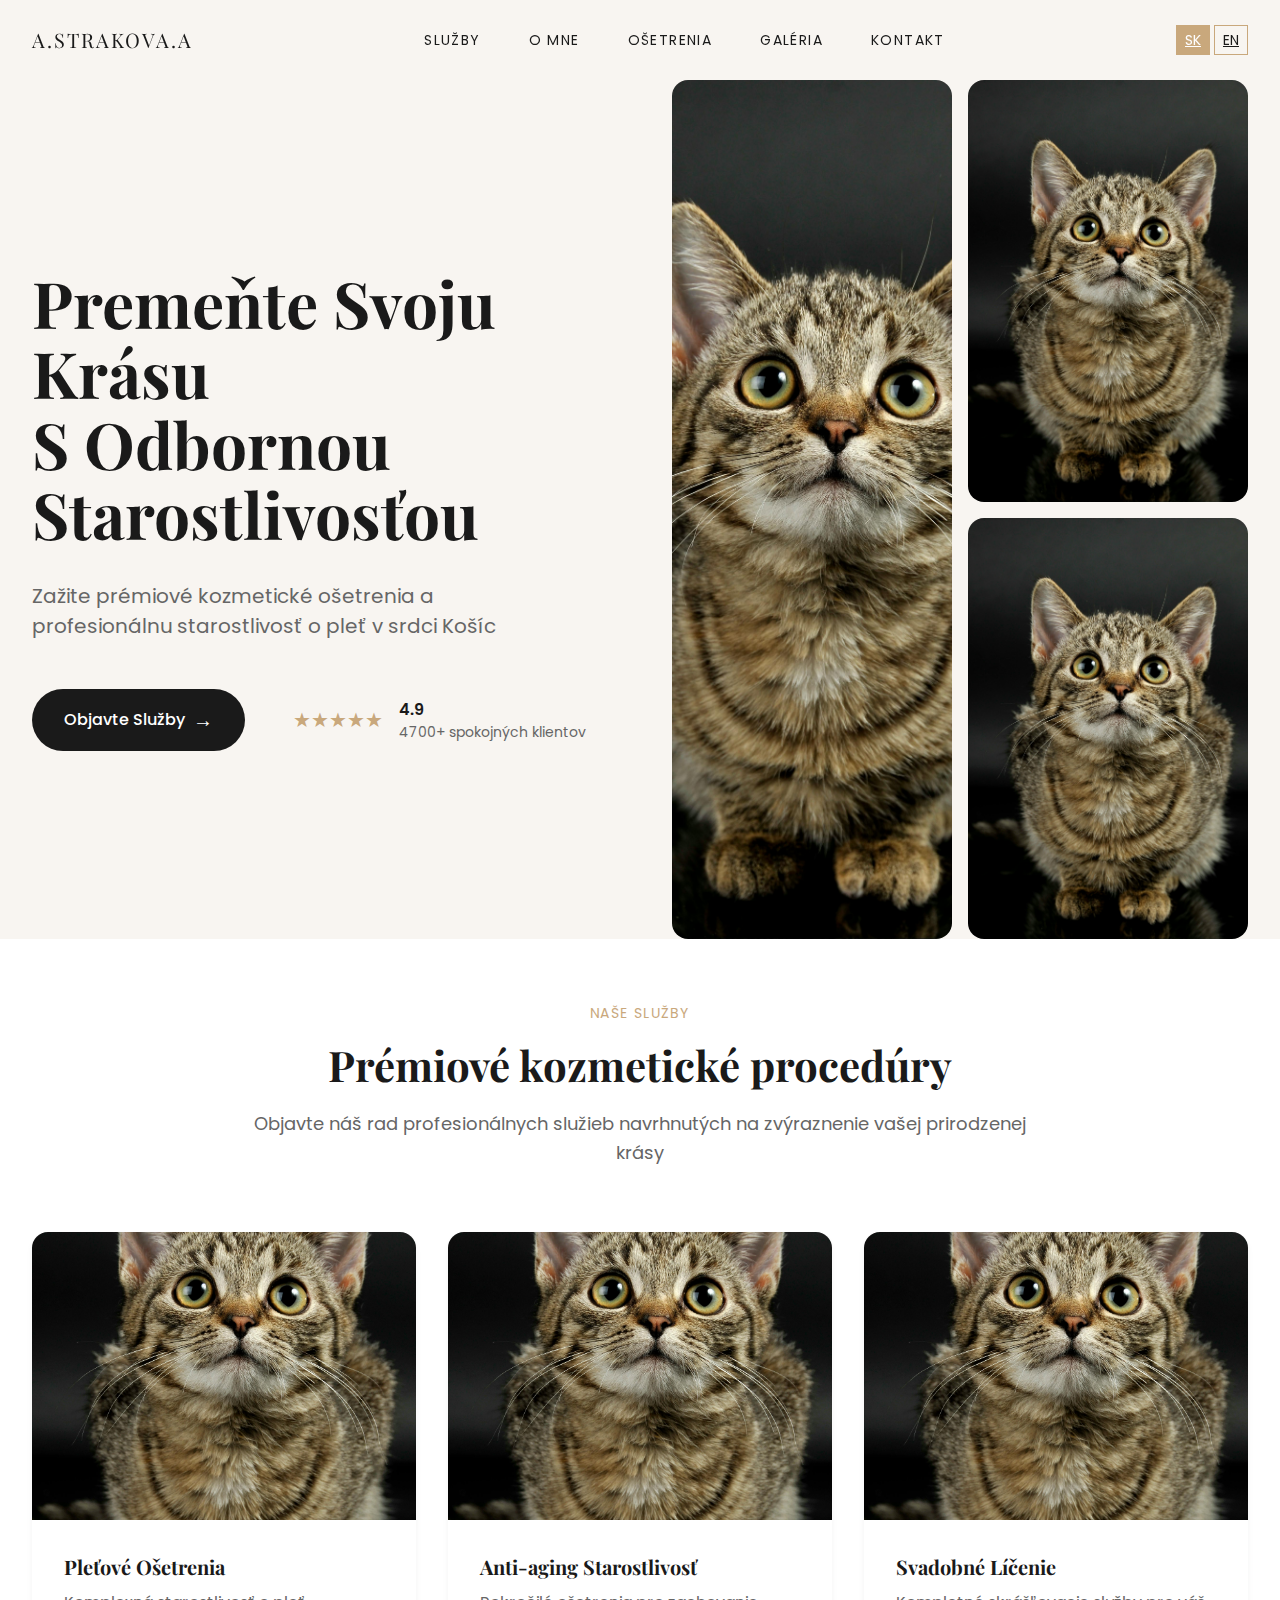
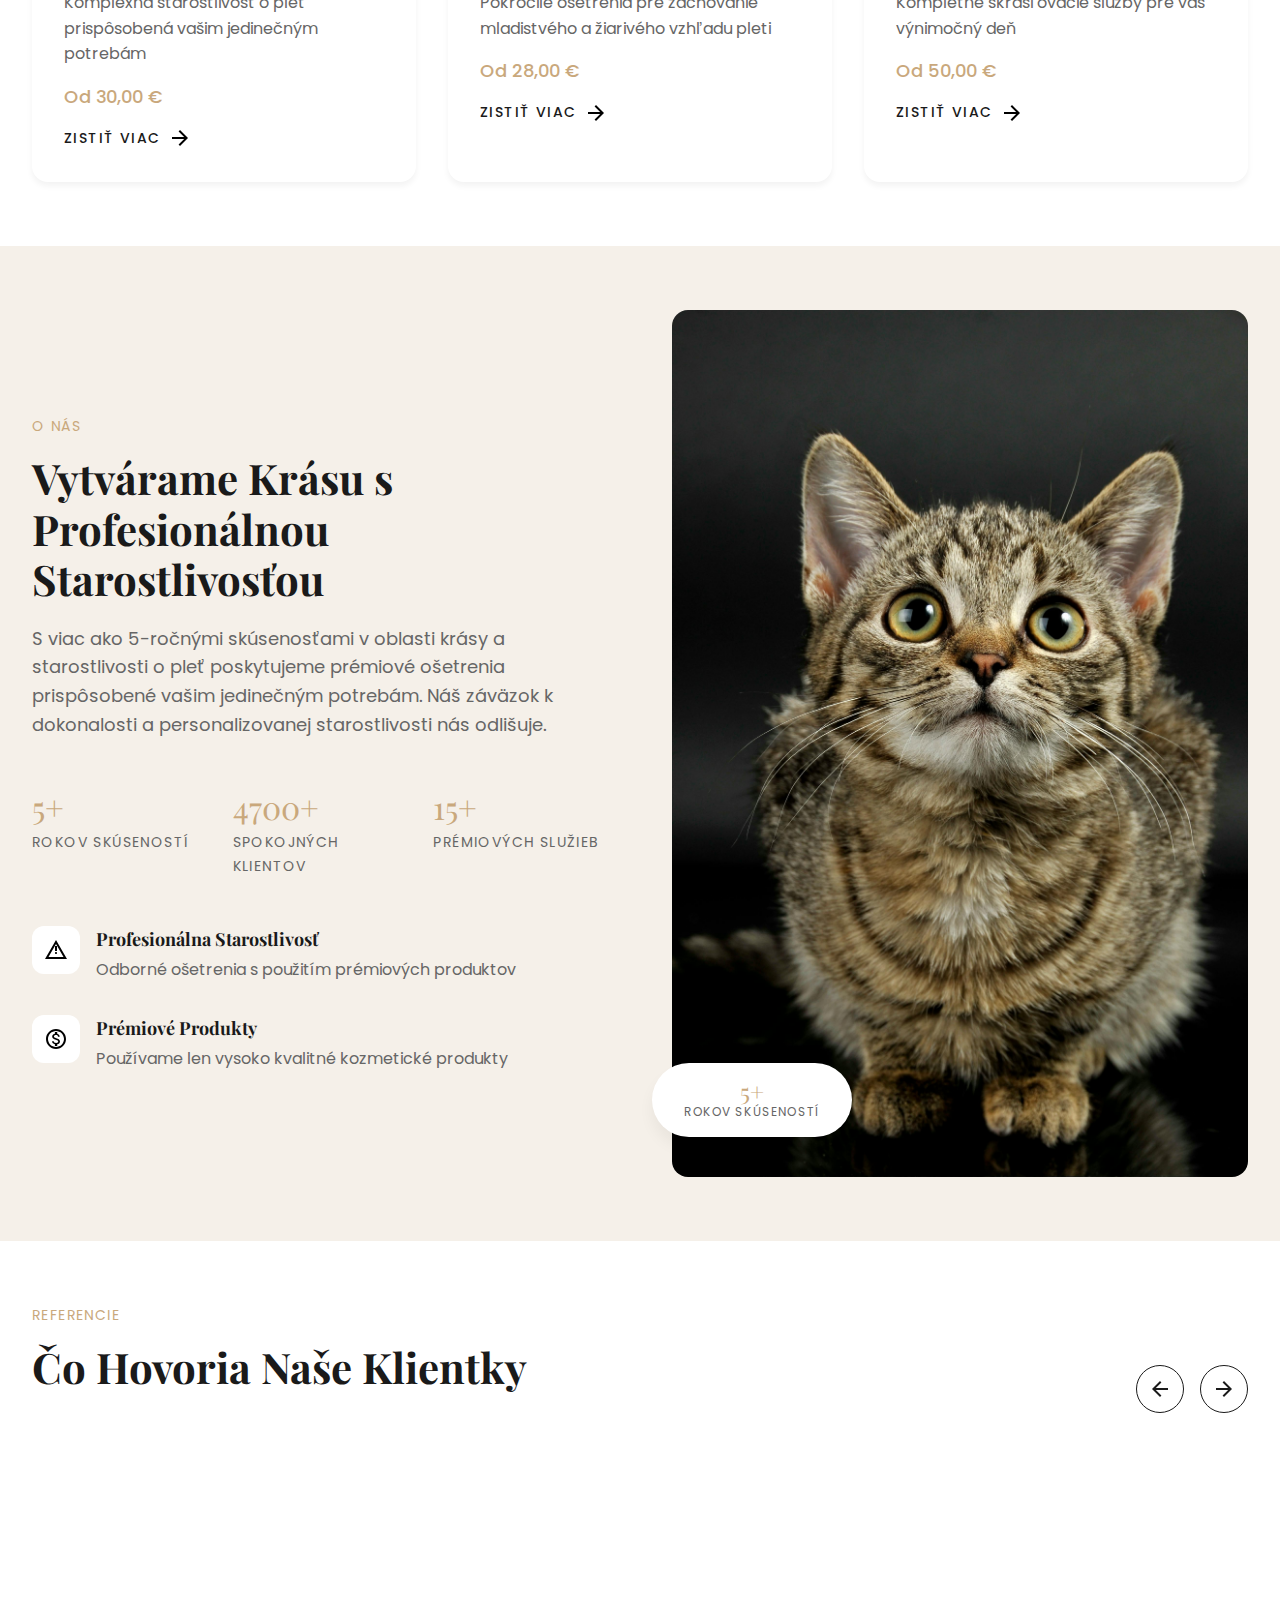
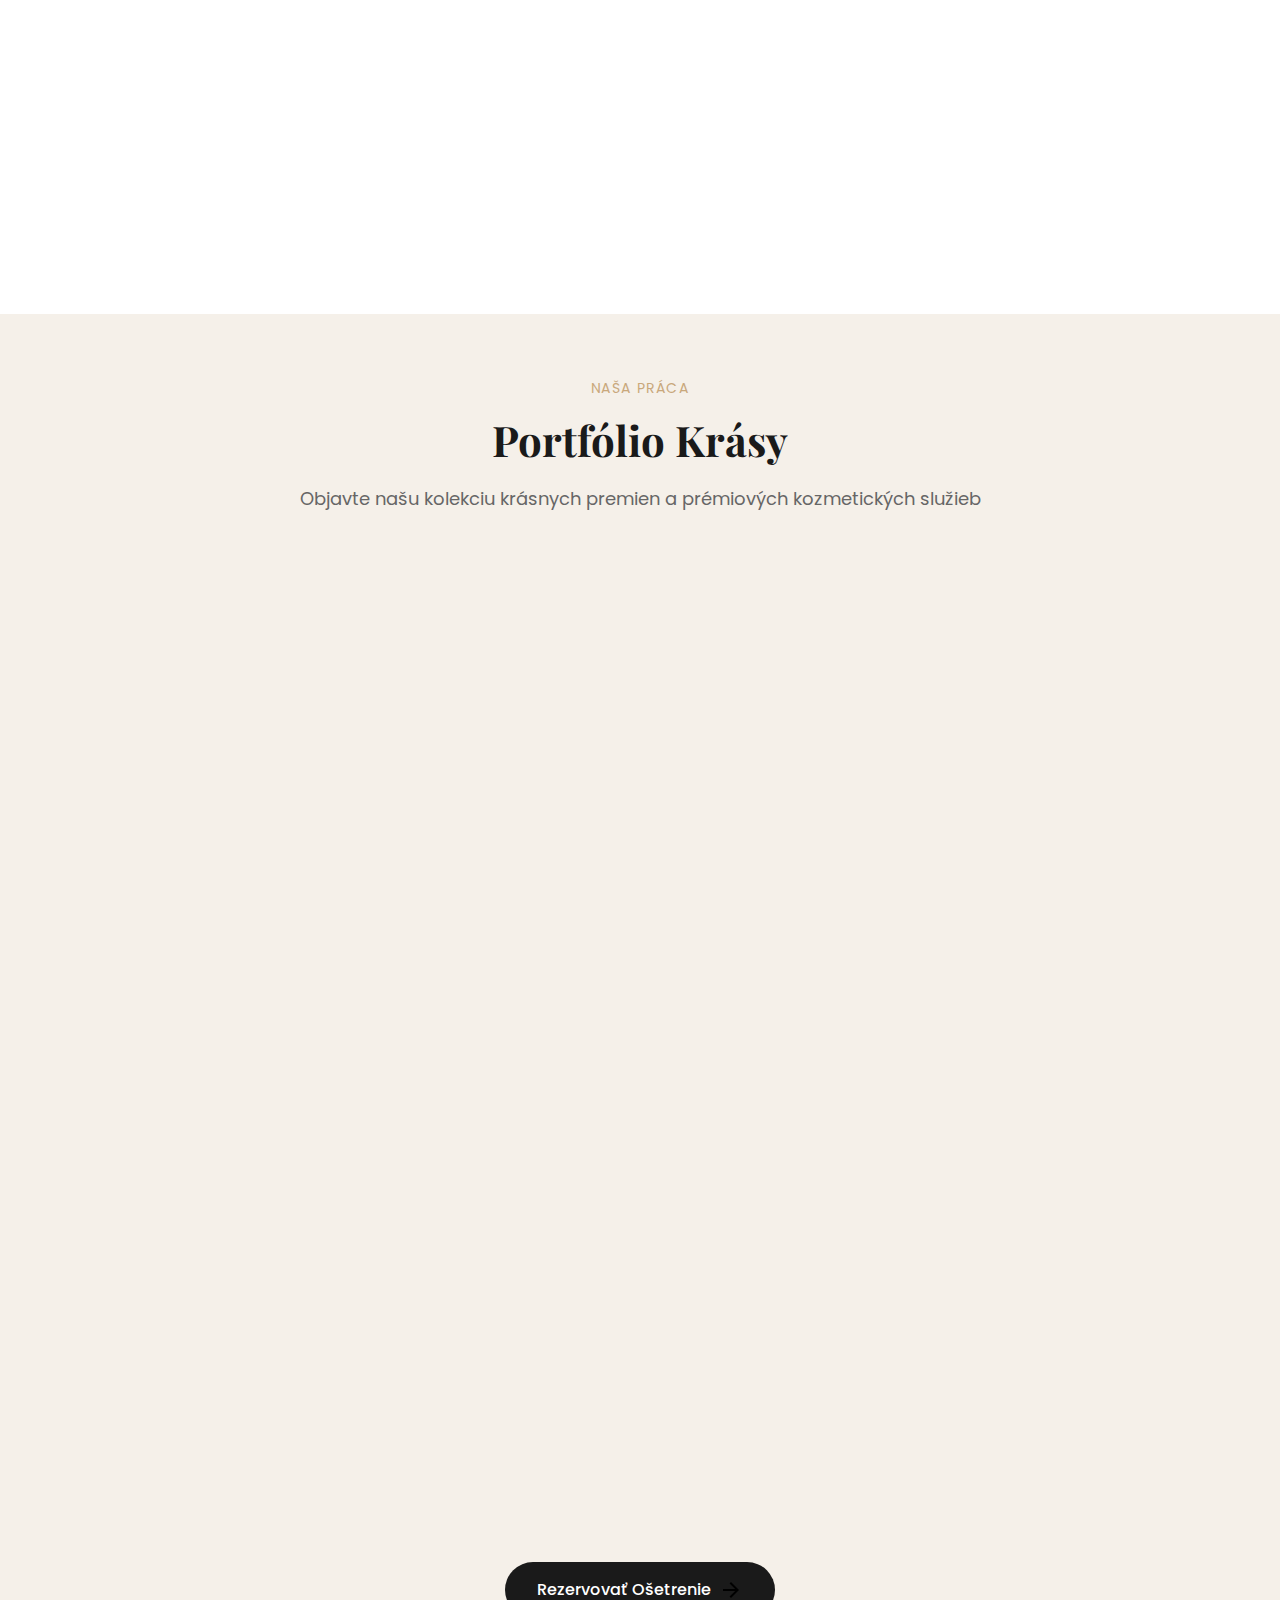
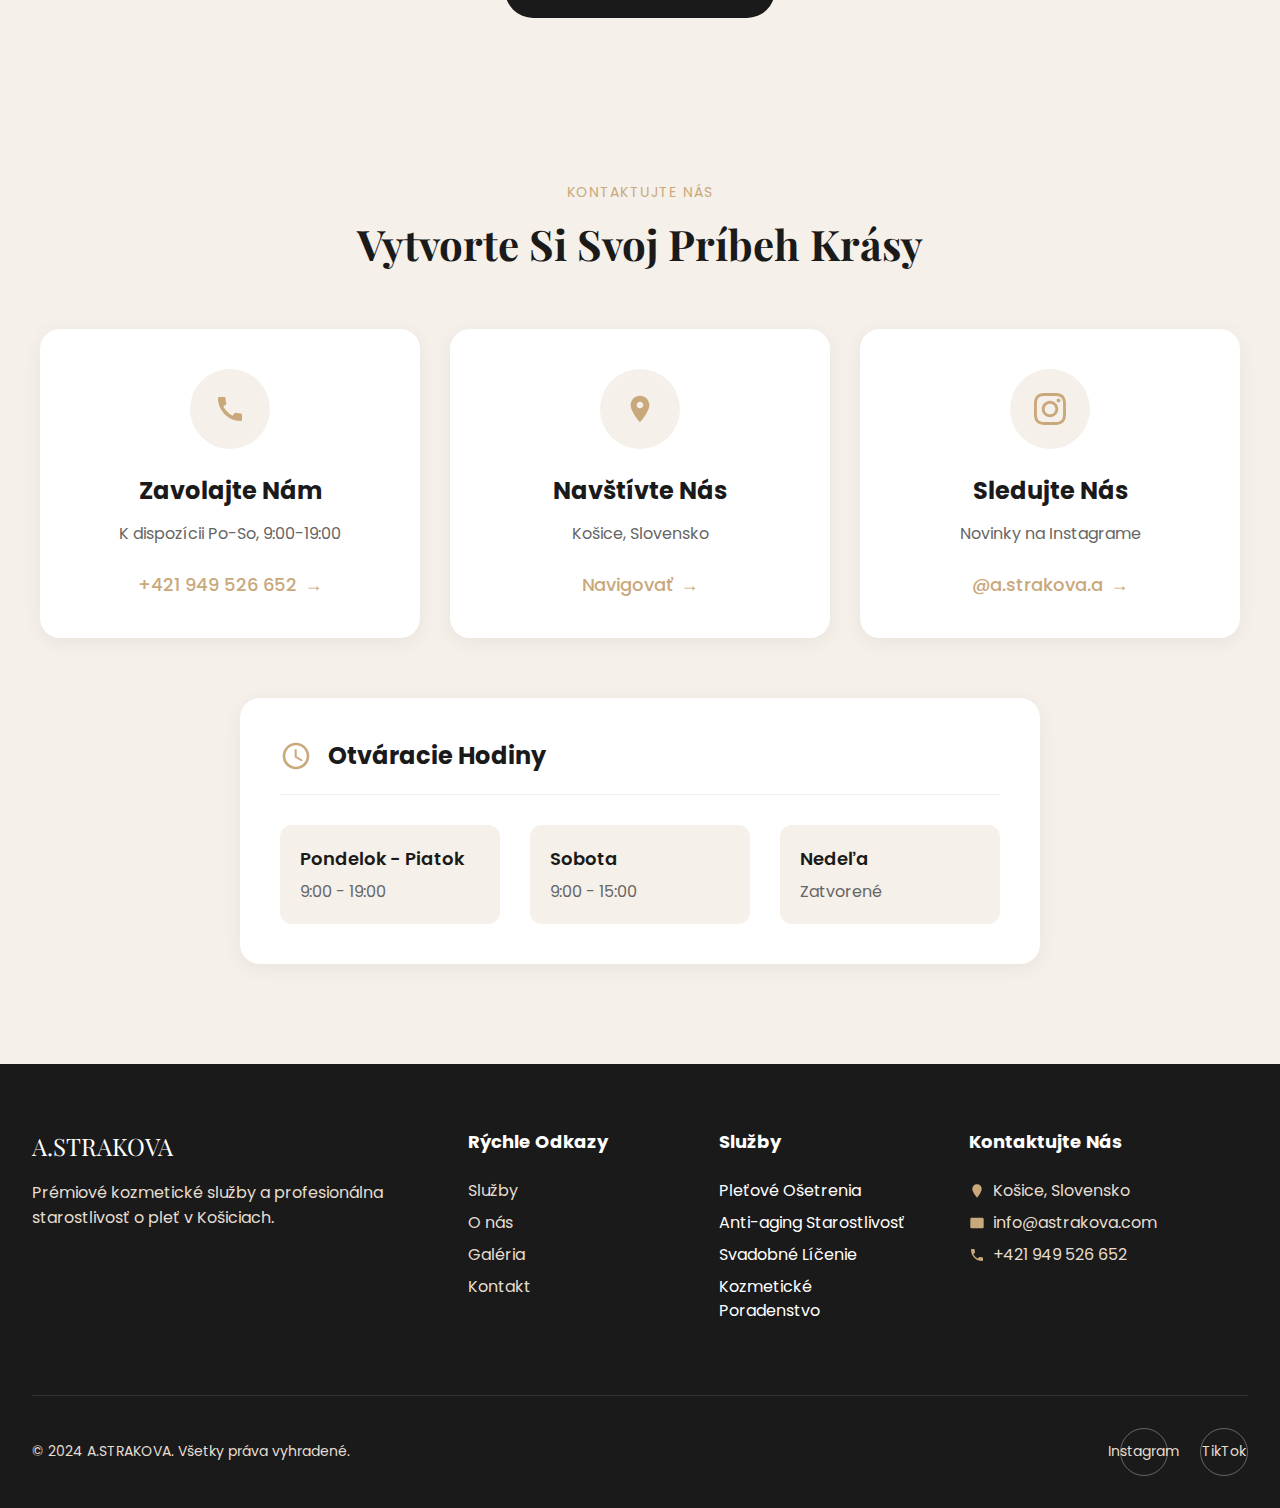
<file: Indexsk.html>
<!DOCTYPE html>
<html lang="sk">
    <head>
        <meta charset="UTF-8">
        <meta name="viewport" content="width=device-width, initial-scale=1.0, maximum-scale=1.0, user-scalable=no">
        <title>A.Strakova | Kozmetické Služby</title>
        
        <!-- Fonts -->
        <link rel="preconnect" href="https://fonts.googleapis.com">
        <link rel="preconnect" href="https://fonts.gstatic.com" crossorigin>
        <link href="https://fonts.googleapis.com/css2?family=Playfair+Display:wght@400;500;600;700&family=Poppins:wght@300;400;500&display=swap" rel="stylesheet">
        
        <!-- CSS -->
        <link rel="stylesheet" href="assets/css/reset.css">
        <link rel="stylesheet" href="assets/css/main.css">
        <link rel="stylesheet" href="assets/css/mobile.css">
        <link rel="alternate" hreflang="en" href="en.html">
    </head>
<body>
    
    <!-- Navigation -->
    <header class="site-header">
        <div class="header-container">
            <!-- Main Navigation -->
            <nav class="main-nav">
                <div class="nav-container">
                    <!-- Logo -->
                    <a href="/" class="logo">
                        <span class="logo-text">A.STRAKOVA.A</span>
                    </a>

                    <!-- Navigation Links -->
                    <div class="nav-links">
                        <a href="#services" class="nav-link">Služby</a>
                        <a href="#about" class="nav-link">O mne</a>
                        <a href="#treatments" class="nav-link">Ošetrenia</a>
                        <a href="#gallery" class="nav-link">Galéria</a>
                        <a href="#contact" class="nav-link">Kontakt</a>
                    </div>

                    <!-- Book Button
                    <div class="nav-actions">
                        <a href="#contact" class="book-button">Rezervovať</a>
                    </div> -->

                    <!-- Language Switcher -->
                    <div class="nav-actions">
                        <a href="indexsk.html" class="lang-btn active">SK</a>
                        <a href="en.html" class="lang-btn">EN</a>
                    </div>

                    <!-- Mobile Menu Button -->
                    <button class="mobile-menu-toggle" aria-label="Prepnúť Menu">
                        <span class="toggle-line"></span>
                        <span class="toggle-line"></span>
                        <span class="toggle-line"></span>
                    </button>
                </div>
            </nav>
        </div>
    </header>

    <!-- Hero Section -->
    <section class="hero">
        <div class="hero-container">
            <div class="hero-content">
                <h1 class="hero-title">
                    <span class="hero-title-line">Premeňte Svoju Krásu</span>
                    <span class="hero-title-line">S Odbornou Starostlivosťou</span>
                </h1>
                
                <p class="hero-description">
                    Zažite prémiové kozmetické ošetrenia a profesionálnu 
                    starostlivosť o pleť v srdci Košíc
                </p>

                <div class="hero-actions">
                    <a href="#services" class="primary-button">
                        <span class="button-text">Objavte Služby</span>
                        <span class="button-icon">→</span>
                    </a>

                    <div class="hero-rating">
                        <div class="rating-stars">★★★★★</div>
                        <div class="rating-text">
                            <span class="rating-number">4.9</span>
                            <span class="rating-count">4700+ spokojných klientov</span>
                        </div>
                    </div>
                </div>
            </div>

            <div class="hero-visual">
                <div class="hero-image-grid">
                    <figure class="grid-image">
                        <img src="assets/images/pexels-wojciech-kumpicki-1084687-2071881.jpg" alt="Pleťové Ošetrenie" class="hero-image">
                    </figure>
                    <figure class="grid-image">
                        <img src="assets/images/pexels-wojciech-kumpicki-1084687-2071881.jpg" alt="Kozmetická Starostlivosť" class="hero-image">
                    </figure>
                    <figure class="grid-image">
                        <img src="assets/images/pexels-wojciech-kumpicki-1084687-2071881.jpg" alt="Starostlivosť o Pleť" class="hero-image">
                    </figure>
                </div>
            </div>
        </div>

       <!-- <div class="hero-scroll">
            <span class="scroll-text">Posunúť nadol</span>
            <span class="scroll-line"></span>
        </div> -->
    </section>

    <!-- Services Section -->
    <section class="services">
        <div class="services-container">
            <div class="services-header">
                <span class="section-subtitle">Naše Služby</span>
                <h2 class="section-title">Prémiové kozmetické procedúry</h2>
                <p class="section-description">
                    Objavte náš rad profesionálnych služieb navrhnutých na zvýraznenie vašej prirodzenej krásy
                </p>
            </div>

            <div class="services-grid">
                <!-- Service Card 1 -->
                <div class="service-card">
                    <div class="service-image">
                        <img src="assets/images/pexels-wojciech-kumpicki-1084687-2071881.jpg" alt="Pleťové Ošetrenia">
                        <div class="service-overlay"></div>
                    </div>
                    <div class="service-content">
                        <h3 class="service-title">Pleťové Ošetrenia</h3>
                        <p class="service-description">
                            Komplexná starostlivosť o pleť prispôsobená vašim jedinečným potrebám
                        </p>
                        <div class="service-price">Od 30,00 €</div>
                        <a href="#" class="service-link">
                            <span>Zistiť Viac</span>
                            <svg class="arrow-icon" width="24" height="24" viewBox="0 0 24 24">
                                <path d="M12 4l-1.41 1.41L16.17 11H4v2h12.17l-5.58 5.59L12 20l8-8z"/>
                            </svg>
                        </a>
                    </div>
                </div>

                <!-- Service Card 2 -->
                <div class="service-card">
                    <div class="service-image">
                        <img src="assets/images/pexels-wojciech-kumpicki-1084687-2071881.jpg" alt="Anti-aging Ošetrenie">
                        <div class="service-overlay"></div>
                    </div>
                    <div class="service-content">
                        <h3 class="service-title">Anti-aging Starostlivosť</h3>
                        <p class="service-description">
                            Pokročilé ošetrenia pre zachovanie mladistvého a žiarivého vzhľadu pleti
                        </p>
                        <div class="service-price">Od 28,00 €</div>
                        <a href="#" class="service-link">
                            <span>Zistiť Viac</span>
                            <svg class="arrow-icon" width="24" height="24" viewBox="0 0 24 24">
                                <path d="M12 4l-1.41 1.41L16.17 11H4v2h12.17l-5.58 5.59L12 20l8-8z"/>
                            </svg>
                        </a>
                    </div>
                </div>

                <!-- Service Card 3 -->
                <div class="service-card">
                    <div class="service-image">
                        <img src="assets/images/pexels-wojciech-kumpicki-1084687-2071881.jpg" alt="Svadobné Líčenie">
                        <div class="service-overlay"></div>
                    </div>
                    <div class="service-content">
                        <h3 class="service-title">Svadobné Líčenie</h3>
                        <p class="service-description">
                            Kompletné skrášľovacie služby pre váš výnimočný deň
                        </p>
                        <div class="service-price">Od 50,00 €</div>
                        <a href="#" class="service-link">
                            <span>Zistiť Viac</span>
                            <svg class="arrow-icon" width="24" height="24" viewBox="0 0 24 24">
                                <path d="M12 4l-1.41 1.41L16.17 11H4v2h12.17l-5.58 5.59L12 20l8-8z"/>
                            </svg>
                        </a>
                    </div>
                </div>
            </div>
        </div>
    </section>

    <!-- About Section -->
    <section class="about">
        <div class="about-container">
            <div class="about-content">
                <span class="section-subtitle">O Nás</span>
                <h2 class="section-title">Vytvárame Krásu s Profesionálnou Starostlivosťou</h2>
                <p class="about-description">
                    S viac ako 5-ročnými skúsenosťami v oblasti krásy a starostlivosti o pleť 
                    poskytujeme prémiové ošetrenia prispôsobené vašim jedinečným potrebám. 
                    Náš záväzok k dokonalosti a personalizovanej starostlivosti nás odlišuje.
                </p>

                <div class="about-stats">
                    <div class="stat-item">
                        <span class="stat-number">5+</span>
                        <span class="stat-label">Rokov Skúseností</span>
                    </div>
                    <div class="stat-item">
                        <span class="stat-number">4700+</span>
                        <span class="stat-label">Spokojných Klientov</span>
                    </div>
                    <div class="stat-item">
                        <span class="stat-number">15+</span>
                        <span class="stat-label">Prémiových Služieb</span>
                    </div>
                </div>

                <div class="about-features">
                    <div class="feature-item">
                        <div class="feature-icon">
                            <svg width="24" height="24" viewBox="0 0 24 24">
                                <path d="M12 2L1 21h22L12 2zm0 3.99L19.53 19H4.47L12 5.99zM12 16c-.55 0-1-.45-1-1s.45-1 1-1 1 .45 1 1-.45 1-1 1zm1-3h-2V8h2v5z"/>
                            </svg>
                        </div>
                        <div class="feature-content">
                            <h3 class="feature-title">Profesionálna Starostlivosť</h3>
                            <p class="feature-description">
                                Odborné ošetrenia s použitím prémiových produktov
                            </p>
                        </div>
                    </div>

                    <div class="feature-item">
                        <div class="feature-icon">
                            <svg width="24" height="24" viewBox="0 0 24 24">
                                <path d="M12 2C6.48 2 2 6.48 2 12s4.48 10 10 10 10-4.48 10-10S17.52 2 12 2zm0 18c-4.41 0-8-3.59-8-8s3.59-8 8-8 8 3.59 8 8-3.59 8-8 8zm.31-8.86c-1.77-.45-2.34-.94-2.34-1.67 0-.84.79-1.43 2.1-1.43 1.38 0 1.9.66 1.94 1.64h1.71c-.05-1.34-.87-2.57-2.49-2.97V5H10.9v1.69c-1.51.32-2.72 1.3-2.72 2.81 0 1.79 1.49 2.69 3.66 3.21 1.95.46 2.34 1.15 2.34 1.87 0 .53-.39 1.39-2.1 1.39-1.6 0-2.23-.72-2.32-1.64H8.04c.1 1.7 1.36 2.66 2.86 2.97V19h2.34v-1.67c1.52-.29 2.72-1.16 2.73-2.77-.01-2.2-1.9-2.96-3.66-3.42z"/>
                            </svg>
                        </div>
                        <div class="feature-content">
                            <h3 class="feature-title">Prémiové Produkty</h3>
                            <p class="feature-description">
                                Používame len vysoko kvalitné kozmetické produkty
                            </p>
                        </div>
                    </div>
                </div>
            </div>

            <div class="about-visual">
                <div class="about-image-wrapper">
                    <img src="assets/images/pexels-wojciech-kumpicki-1084687-2071881.jpg" alt="Profesionálna Kozmetická Starostlivosť" class="about-image">
                    <div class="about-image-accent"></div>
                </div>
                <div class="experience-badge">
                    <span class="badge-number">5+</span>
                    <span class="badge-text">Rokov Skúseností</span>
                </div>
            </div>
        </div>
    </section>
    <!-- Testimonials Section -->
<section class="testimonials">
    <div class="testimonials-container">
        <div class="testimonials-header">
            <div class="header-content">
                <span class="section-subtitle">Referencie</span>
                <h2 class="section-title">Čo Hovoria Naše Klientky</h2>
            </div>
            <div class="testimonial-controls">
                <button class="control-button prev" aria-label="Predchádzajúca referencia">
                    <svg width="24" height="24" viewBox="0 0 24 24">
                        <path d="M20 11H7.83l5.59-5.59L12 4l-8 8 8 8 1.41-1.41L7.83 13H20v-2z"/>
                    </svg>
                </button>
                <button class="control-button next" aria-label="Ďalšia referencia">
                    <svg width="24" height="24" viewBox="0 0 24 24">
                        <path d="M12 4l-1.41 1.41L16.17 11H4v2h12.17l-5.58 5.59L12 20l8-8z"/>
                    </svg>
                </button>
            </div>
        </div>

        <div class="testimonials-slider">
            <!-- Testimonial 1 -->
            <div class="testimonial-card">
                <div class="testimonial-content">
                    <div class="rating">
                        <span class="star">★</span>
                        <span class="star">★</span>
                        <span class="star">★</span>
                        <span class="star">★</span>
                        <span class="star">★</span>
                    </div>
                    <blockquote class="testimonial-text">
                        "Najlepšia kozmetická skúsenosť, akú som kedy mala. Profesionálny 
                        a pozorný prístup s úžasnými výsledkami. Nemohla by som byť spokojnejšia!"
                    </blockquote>
                    <footer class="testimonial-author">
                        <div class="author-info">
                            <cite class="author-name">Mária K.</cite>
                            <span class="author-title">Stála Klientka</span>
                        </div>
                    </footer>
                </div>
            </div>

            <!-- Testimonial 2 -->
            <div class="testimonial-card">
                <div class="testimonial-content">
                    <div class="rating">
                        <span class="star">★</span>
                        <span class="star">★</span>
                        <span class="star">★</span>
                        <span class="star">★</span>
                        <span class="star">★</span>
                    </div>
                    <blockquote class="testimonial-text">
                        "Výnimočné služby a pozornosť k detailom. Ošetrenie pleti 
                        bolo presne to, čo moja pokožka potrebovala. Vrelo odporúčam!"
                    </blockquote>
                    <footer class="testimonial-author">
                        <div class="author-info">
                            <cite class="author-name">Jana P.</cite>
                            <span class="author-title">Overená Klientka</span>
                        </div>
                    </footer>
                </div>
            </div>

            <!-- Testimonial 3 -->
            <div class="testimonial-card">
                <div class="testimonial-content">
                    <div class="rating">
                        <span class="star">★</span>
                        <span class="star">★</span>
                        <span class="star">★</span>
                        <span class="star">★</span>
                        <span class="star">★</span>
                    </div>
                    <blockquote class="testimonial-text">
                        "Dokonalý zážitok od začiatku do konca. Pozornosť k detailom 
                        a profesionálna starostlivosť je výnimočná. Určite sa vrátim!"
                    </blockquote>
                    <footer class="testimonial-author">
                        <div class="author-info">
                            <cite class="author-name">Eva M.</cite>
                            <span class="author-title">Svadobná Klientka</span>
                        </div>
                    </footer>
                </div>
            </div>
        </div>
    </div>
</section>

<!-- Gallery Section -->
<section class="gallery">
    <div class="gallery-container">
        <div class="gallery-header">
            <span class="section-subtitle">Naša Práca</span>
            <h2 class="section-title">Portfólio Krásy</h2>
            <p class="section-description">
                Objavte našu kolekciu krásnych premien a prémiových kozmetických služieb
            </p>
        </div>

        <div class="gallery-grid">
            <!-- Gallery Item 1 -->
            <div class="gallery-item">
                <figure class="gallery-figure">
                    <img src="assets/images/pexels-wojciech-kumpicki-1084687-2071881.jpg" alt="Pleťové Ošetrenia" class="gallery-image">
                    <div class="gallery-overlay">
                        <div class="overlay-content">
                            <h3 class="overlay-title">Pleťové Ošetrenia</h3>
                            <p class="overlay-description">Profesionálna starostlivosť o pleť</p>
                        </div>
                    </div>
                </figure>
            </div>

            <!-- Gallery Item 2 -->
            <div class="gallery-item">
                <figure class="gallery-figure">
                    <img src="assets/images/pexels-wojciech-kumpicki-1084687-2071881.jpg" alt="Anti-aging Ošetrenie" class="gallery-image">
                    <div class="gallery-overlay">
                        <div class="overlay-content">
                            <h3 class="overlay-title">Anti-aging Starostlivosť</h3>
                            <p class="overlay-description">Ošetrenia pre mladistvý vzhľad</p>
                        </div>
                    </div>
                </figure>
            </div>

            <!-- Gallery Item 3 -->
            <div class="gallery-item">
                <figure class="gallery-figure">
                    <img src="assets/images/pexels-wojciech-kumpicki-1084687-2071881.jpg" alt="Svadobné Líčenie" class="gallery-image">
                    <div class="gallery-overlay">
                        <div class="overlay-content">
                            <h3 class="overlay-title">Svadobné Líčenie</h3>
                            <p class="overlay-description">Líčenie pre špeciálne príležitosti</p>
                        </div>
                    </div>
                </figure>
            </div>

            <!-- Gallery Item 4 -->
            <div class="gallery-item">
                <figure class="gallery-figure">
                    <img src="assets/images/pexels-wojciech-kumpicki-1084687-2071881.jpg" alt="Starostlivosť o Pleť" class="gallery-image">
                    <div class="gallery-overlay">
                        <div class="overlay-content">
                            <h3 class="overlay-title">Starostlivosť o Pleť</h3>
                            <p class="overlay-description">Pokročilé ošetrenia pleti</p>
                        </div>
                    </div>
                </figure>
            </div>
        </div>

        <div class="gallery-cta">
            <a href="#contact" class="primary-button">
                <span>Rezervovať Ošetrenie</span>
                <svg class="button-icon" width="24" height="24" viewBox="0 0 24 24">
                    <path d="M12 4l-1.41 1.41L16.17 11H4v2h12.17l-5.58 5.59L12 20l8-8z"/>
                </svg>
            </a>
        </div>
    </div>
</section>
<!-- Contact Section -->
<section class="contact-section">
    <div class="container">
        <div class="contact-header">
            <span class="section-subtitle">Kontaktujte Nás</span>
            <h2 class="section-title">Vytvorte Si Svoj Príbeh Krásy</h2>
        </div>

        <div class="contact-cards">
            <!-- Phone Card -->
            <div class="contact-card">
                <div class="card-icon">
                    <svg width="24" height="24" viewBox="0 0 24 24">
                        <path d="M20.01 15.38c-1.23 0-2.42-.2-3.53-.56a.977.977 0 00-1.01.24l-1.57 1.97c-2.83-1.35-5.48-3.9-6.89-6.83l1.95-1.66c.27-.28.35-.67.24-1.02-.37-1.11-.56-2.3-.56-3.53 0-.54-.45-.99-.99-.99H4.19C3.65 3 3 3.24 3 3.99 3 13.28 10.73 21 20.01 21c.71 0 .99-.63.99-1.18v-3.45c0-.54-.45-.99-.99-.99z"/>
                    </svg>
                </div>
                <h3>Zavolajte Nám</h3>
                <p>K dispozícii Po-So, 9:00-19:00</p>
                <a href="tel:+421949526652" class="contact-link">+421 949 526 652</a>
            </div>

            <!-- Location Card -->
            <div class="contact-card">
                <div class="card-icon">
                    <svg width="24" height="24" viewBox="0 0 24 24">
                        <path d="M12 2C8.13 2 5 5.13 5 9c0 5.25 7 13 7 13s7-7.75 7-13c0-3.87-3.13-7-7-7zM12 11.5c-1.38 0-2.5-1.12-2.5-2.5s1.12-2.5 2.5-2.5 2.5 1.12 2.5 2.5-1.12 2.5-2.5 2.5z"/>
                    </svg>
                </div>
                <h3>Navštívte Nás</h3>
                <p>Košice, Slovensko</p>
                <a href="https://maps.google.com" target="_blank" class="contact-link">Navigovať</a>
            </div>

            <!-- Social Card -->
            <div class="contact-card">
                <div class="card-icon">
                    <svg width="24" height="24" viewBox="0 0 24 24">
                        <path d="M12 2.163c3.204 0 3.584.012 4.85.07 3.252.148 4.771 1.691 4.919 4.919.058 1.265.069 1.645.069 4.849 0 3.205-.012 3.584-.069 4.849-.149 3.225-1.664 4.771-4.919 4.919-1.266.058-1.644.07-4.85.07-3.204 0-3.584-.012-4.849-.07-3.26-.149-4.771-1.699-4.919-4.92-.058-1.265-.07-1.644-.07-4.849 0-3.204.013-3.583.07-4.849.149-3.227 1.664-4.771 4.919-4.919 1.266-.057 1.645-.069 4.849-.069zm0-2.163c-3.259 0-3.667.014-4.947.072-4.358.2-6.78 2.618-6.98 6.98-.059 1.281-.073 1.689-.073 4.948 0 3.259.014 3.668.072 4.948.2 4.358 2.618 6.78 6.98 6.98 1.281.058 1.689.072 4.948.072 3.259 0 3.668-.014 4.948-.072 4.354-.2 6.782-2.618 6.979-6.98.059-1.28.073-1.689.073-4.948 0-3.259-.014-3.667-.072-4.947-.196-4.354-2.617-6.78-6.979-6.98-1.281-.059-1.69-.073-4.949-.073zm0 5.838c-3.403 0-6.162 2.759-6.162 6.162s2.759 6.163 6.162 6.163 6.162-2.759 6.162-6.163c0-3.403-2.759-6.162-6.162-6.162zm0 10.162c-2.209 0-4-1.79-4-4 0-2.209 1.791-4 4-4s4 1.791 4 4c0 2.21-1.791 4-4 4zm6.406-11.845c-.796 0-1.441.645-1.441 1.44s.645 1.44 1.441 1.44c.795 0 1.439-.645 1.439-1.44s-.644-1.44-1.439-1.44z"/>
                    </svg>
                </div>
                <h3>Sledujte Nás</h3>
                <p>Novinky na Instagrame</p>
                <a href="https://instagram.com/a.strakova.a" target="_blank" class="contact-link">@a.strakova.a</a>
            </div>
        </div>

        <div class="contact-hours">
            <div class="hours-header">
                <svg width="24" height="24" viewBox="0 0 24 24">
                    <path d="M11.99 2C6.47 2 2 6.48 2 12s4.47 10 9.99 10C17.52 22 22 17.52 22 12S17.52 2 11.99 2zM12 20c-4.42 0-8-3.58-8-8s3.58-8 8-8 8 3.58 8 8-3.58 8-8 8zm.5-13H11v6l5.25 3.15.75-1.23-4.5-2.67z"/>
                </svg>
                <h3>Otváracie Hodiny</h3>
            </div>
            <div class="hours-grid">
                <div class="hours-item">
                    <span class="day">Pondelok - Piatok</span>
                    <span class="time">9:00 - 19:00</span>
                </div>
                <div class="hours-item">
                    <span class="day">Sobota</span>
                    <span class="time">9:00 - 15:00</span>
                </div>
                <div class="hours-item">
                    <span class="day">Nedeľa</span>
                    <span class="time">Zatvorené</span>
                </div>
            </div>
        </div>
    </div>
</section>

<!-- Footer -->
<footer class="site-footer">
    <div class="footer-container">
        <div class="footer-main">
            <div class="footer-brand">
                <a href="/" class="footer-logo">A.STRAKOVA</a>
                <p class="brand-description">
                    Prémiové kozmetické služby a profesionálna 
                    starostlivosť o pleť v Košiciach.
                </p>
            </div>

            <div class="footer-links">
                <h3>Rýchle Odkazy</h3>
                <ul>
                    <li><a href="#services">Služby</a></li>
                    <li><a href="#about">O nás</a></li>
                    <li><a href="#gallery">Galéria</a></li>
                    <li><a href="#contact">Kontakt</a></li>
                </ul>
            </div>

            <div class="footer-services">
                <h3>Služby</h3>
                <ul>
                    <li>Pleťové Ošetrenia</li>
                    <li>Anti-aging Starostlivosť</li>
                    <li>Svadobné Líčenie</li>
                    <li>Kozmetické Poradenstvo</li>
                </ul>
            </div>

            <div class="footer-contact">
                <h3>Kontaktujte Nás</h3>
                <ul>
                    <li>
                        <svg width="16" height="16" viewBox="0 0 24 24">
                            <path d="M12 2C8.13 2 5 5.13 5 9c0 5.25 7 13 7 13s7-7.75 7-13c0-3.87-3.13-7-7-7z"/>
                        </svg>
                        <span>Košice, Slovensko</span>
                    </li>
                    <li>
                        <svg width="16" height="16" viewBox="0 0 24 24">
                            <path d="M20 4H4c-1.1 0-1.99.9-1.99 2L2 18c0 1.1.9 2 2 2h16c1.1 0 2-.9 2-2V6c0-1.1-.9-2-2-2z"/>
                        </svg>
                        <span>info@astrakova.com</span>
                    </li>
                    <li>
                        <svg width="16" height="16" viewBox="0 0 24 24">
                            <path d="M6.62 10.79c1.44 2.83 3.76 5.15 6.59 6.59l2.2-2.2c.27-.27.67-.36 1.02-.24 1.12.37 2.33.57 3.57.57.55 0 1 .45 1 1V20c0 .55-.45 1-1 1-9.39 0-17-7.61-17-17 0-.55.45-1 1-1h3.5c.55 0 1 .45 1 1 0 1.25.2 2.45.57 3.57.11.35.03.74-.25 1.02l-2.2 2.2z"/>
                        </svg>
                        <span>+421 949 526 652</span>
                    </li>
                </ul>
            </div>
        </div>

        <div class="footer-bottom">
            <div class="copyright">
                <p>&copy; 2024 A.STRAKOVA. Všetky práva vyhradené.</p>
            </div>
            <div class="footer-social">
                <a href="https://instagram.com/a.strakova.a" target="_blank" class="social-link">Instagram</a>
                <a href="https://tiktok.com/@a.strakova.a" target="_blank" class="social-link">TikTok</a>
            </div>
        </div>
    </div>
</footer>

<script>
    // Mobile Menu Functionality
    const mobileMenuToggle = document.querySelector('.mobile-menu-toggle');
    const mobileMenu = document.querySelector('.mobile-menu');
    const body = document.body;

    mobileMenuToggle.addEventListener('click', () => {
        mobileMenu.classList.toggle('active');
        body.classList.toggle('no-scroll');
        
        // Toggle menu icon
        const toggleLines = mobileMenuToggle.querySelectorAll('.toggle-line');
        toggleLines.forEach(line => line.classList.toggle('active'));
    });

    // Close menu when clicking a link
    const mobileLinks = document.querySelectorAll('.mobile-menu .nav-link');
    mobileLinks.forEach(link => {
        link.addEventListener('click', () => {
            mobileMenu.classList.remove('active');
            body.classList.remove('no-scroll');
            
            const toggleLines = mobileMenuToggle.querySelectorAll('.toggle-line');
            toggleLines.forEach(line => line.classList.remove('active'));
        });
    });
</script>
</file>
<file: assets/css/main.css>
/* main.css */

/* Custom Properties */
:root {
    /* Colors */
    --color-primary: #1A1A1A;
    --color-secondary: #C9A87C;
    --color-text: #1A1A1A;
    --color-text-light: #666666;
    --color-background: #F8F5F1;
    --color-white: #FFFFFF;
    --color-cream: #F5F0E9;
    --color-beige: #E5DDD0;
    
    /* Typography */
    --font-primary: 'Playfair Display', serif;
    --font-secondary: 'Poppins', sans-serif;
    
    /* Font Sizes */
    --text-xs: 0.75rem;   /* 12px */
    --text-sm: 0.875rem;  /* 14px */
    --text-base: 1rem;    /* 16px */
    --text-lg: 1.125rem;  /* 18px */
    --text-xl: 1.25rem;   /* 20px */
    --text-2xl: 1.5rem;   /* 24px */
    --text-3xl: 2rem;     /* 32px */
    --text-4xl: 2.5rem;   /* 40px */
    --text-5xl: 3rem;     /* 48px */
    --text-6xl: 4rem;     /* 64px */
    
    /* Spacing */
    --space-xs: 0.25rem;  /* 4px */
    --space-sm: 0.5rem;   /* 8px */
    --space-md: 1rem;     /* 16px */
    --space-lg: 1.5rem;   /* 24px */
    --space-xl: 2rem;     /* 32px */
    --space-2xl: 3rem;    /* 48px */
    --space-3xl: 4rem;    /* 64px */
    
    /* Transitions */
    --transition-fast: 200ms ease;
    --transition-base: 300ms ease;
    --transition-slow: 500ms ease;
    
    /* Shadows */
    --shadow-sm: 0 1px 2px rgba(0, 0, 0, 0.05);
    --shadow-md: 0 4px 6px rgba(0, 0, 0, 0.05);
    --shadow-lg: 0 10px 15px rgba(0, 0, 0, 0.05);
}

/* Reset & Base Styles */
*, *::before, *::after {
    margin: 0;
    padding: 0;
    box-sizing: border-box;
    -webkit-font-smoothing: antialiased;
    -moz-osx-font-smoothing: grayscale;
}

html {
    font-size: 16px;
    scroll-behavior: smooth;
}

body {
    font-family: var(--font-secondary);
    font-size: var(--text-base);
    line-height: 1.5;
    color: var(--color-text);
    background-color: var(--color-background);
}

/* Header & Navigation */
.site-header {
    position: fixed;
    top: 0;
    left: 0;
    width: 100%;
    z-index: 1000;
    background: rgba(248, 245, 241, 0.98);
    backdrop-filter: blur(10px);
    -webkit-backdrop-filter: blur(10px);
}

.header-container {
    max-width: 1440px;
    margin: 0 auto;
    padding: 0 var(--space-xl);
}

/* Language Switcher */
.language-switcher {
    position: absolute;
    top: var(--space-md);
    right: var(--space-xl);
    display: flex;
    gap: var(--space-xs);
}

.lang-btn {
    background: none;
    border: 1px solid var(--color-secondary);
    color: var(--color-text);
    padding: var(--space-xs) var(--space-sm);
    cursor: pointer;
    font-size: var(--text-sm);
    transition: all var(--transition-base);
}

.lang-btn.active {
    background: var(--color-secondary);
    color: var(--color-white);
}

/* Main Navigation */
.main-nav {
    height: 80px;
}

.nav-container {
    height: 100%;
    display: flex;
    align-items: center;
    justify-content: space-between;
}

.logo {
    text-decoration: none;
    color: var(--color-primary);
}

.logo-text {
    font-family: var(--font-primary);
    font-size: var(--text-xl);
    letter-spacing: 0.1em;
}

.nav-links {
    display: flex;
    gap: var(--space-2xl);
}

.nav-link {
    text-decoration: none;
    color: var(--color-text);
    font-size: var(--text-sm);
    text-transform: uppercase;
    letter-spacing: 0.1em;
    transition: color var(--transition-base);
    position: relative;
}

.nav-link::after {
    content: '';
    position: absolute;
    bottom: -4px;
    left: 0;
    width: 100%;
    height: 1px;
    background-color: var(--color-secondary);
    transform: scaleX(0);
    transform-origin: right;
    transition: transform var(--transition-base);
}

.nav-link:hover {
    color: var(--color-secondary);
}

.nav-link:hover::after {
    transform: scaleX(1);
    transform-origin: left;
}

/* Book Button */
.book-button {
    display: inline-flex;
    align-items: center;
    padding: var(--space-sm) var(--space-xl);
    background-color: var(--color-primary);
    color: var(--color-white);
    text-decoration: none;
    border-radius: 100px;
    font-size: var(--text-sm);
    font-weight: 500;
    transition: all var(--transition-base);
}

.book-button:hover {
    background-color: var(--color-secondary);
    transform: translateY(-2px);
}

/* Mobile Menu Toggle */
.mobile-menu-toggle {
    display: none;
    background: none;
    border: none;
    cursor: pointer;
    padding: var(--space-sm);
}

.toggle-line {
    display: block;
    width: 24px;
    height: 2px;
    background-color: var(--color-primary);
    transition: all var(--transition-base);
}

.toggle-line + .toggle-line {
    margin-top: 4px;
}

/* Hero Section */
.hero {
    min-height: 100vh;
    padding-top: 80px;
    display: flex;
    align-items: center;
    position: relative;
}

.hero-container {
    max-width: 1440px;
    margin: 0 auto;
    padding: 0 var(--space-xl);
    display: grid;
    grid-template-columns: 1fr 1fr;
    gap: var(--space-3xl);
    align-items: center;
}

.hero-content {
    max-width: 600px;
}

.hero-title {
    font-family: var(--font-primary);
    font-size: var(--text-6xl);
    line-height: 1.1;
    margin-bottom: var(--space-xl);
}

.hero-title-line {
    display: block;
}

.hero-description {
    font-size: var(--text-xl);
    color: var(--color-text-light);
    margin-bottom: var(--space-2xl);
    max-width: 90%;
}

.hero-actions {
    display: flex;
    align-items: center;
    gap: var(--space-2xl);
}

/* Primary Button */
.primary-button {
    display: inline-flex;
    align-items: center;
    gap: var(--space-sm);
    padding: var(--space-md) var(--space-xl);
    background-color: var(--color-primary);
    color: var(--color-white);
    text-decoration: none;
    border-radius: 100px;
    font-weight: 500;
    transition: all var(--transition-base);
}

.primary-button:hover {
    background-color: var(--color-secondary);
    transform: translateY(-2px);
}

.button-icon {
    font-size: var(--text-xl);
    transition: transform var(--transition-base);
}

.primary-button:hover .button-icon {
    transform: translateX(4px);
}

/* Hero Rating */
.hero-rating {
    display: flex;
    align-items: center;
    gap: var(--space-md);
}

.rating-stars {
    color: var(--color-secondary);
    font-size: var(--text-xl);
}

.rating-text {
    display: flex;
    flex-direction: column;
}

.rating-number {
    font-weight: 600;
    color: var(--color-primary);
}

.rating-count {
    font-size: var(--text-sm);
    color: var(--color-text-light);
}

/* Hero Visual */
.hero-visual {
    position: relative;
}

.hero-image-grid {
    display: grid;
    grid-template-columns: repeat(2, 1fr);
    gap: var(--space-md);
    position: relative;
}

.grid-image {
    position: relative;
    border-radius: 16px;
    overflow: hidden;
}

.grid-image:first-child {
    grid-column: 1 / 2;
    grid-row: 1 / 3;
}

.hero-image {
    width: 100%;
    height: 100%;
    object-fit: cover;
    transition: transform var(--transition-slow);
}

.grid-image:hover .hero-image {
    transform: scale(1.05);
}

/* Hero Scroll Indicator */
.hero-scroll {
    position: absolute;
    bottom: var(--space-2xl);
    left: 50%;
    transform: translateX(-50%);
    display: flex;
    flex-direction: column;
    align-items: center;
    gap: var(--space-sm);
}

.scroll-text {
    font-size: var(--text-sm);
    text-transform: uppercase;
    letter-spacing: 0.1em;
    color: var(--color-text-light);
}

.scroll-line {
    width: 1px;
    height: 60px;
    background-color: var(--color-text-light);
    position: relative;
    overflow: hidden;
}

.scroll-line::after {
    content: '';
    position: absolute;
    top: 0;
    left: 0;
    width: 100%;
    height: 100%;
    background-color: var(--color-secondary);
    animation: scrollLine 2s infinite;
}

@keyframes scrollLine {
    0% {
        transform: translateY(-100%);
    }
    100% {
        transform: translateY(100%);
    }
}

/* Services Section */
.services {
    padding: var(--space-3xl) 0;
    background-color: var(--color-white);
}

.services-container {
    max-width: 1440px;
    margin: 0 auto;
    padding: 0 var(--space-xl);
}

.services-header {
    text-align: center;
    max-width: 800px;
    margin: 0 auto var(--space-3xl);
}

.section-subtitle {
    display: inline-block;
    font-size: var(--text-sm);
    text-transform: uppercase;
    letter-spacing: 0.2em;
    color: var(--color-secondary);
    margin-bottom: var(--space-md);
}

.section-title {
    font-family: var(--font-primary);
    font-size: var(--text-4xl);
    line-height: 1.2;
    margin-bottom: var(--space-lg);
    color: var(--color-primary);
}

.section-description {
    font-size: var(--text-lg);
    color: var(--color-text-light);
    line-height: 1.6;
}

.services-grid {
    display: grid;
    grid-template-columns: repeat(3, 1fr);
    gap: var(--space-xl);
}

/* Service Card */
.service-card {
    background-color: var(--color-white);
    border-radius: 16px;
    overflow: hidden;
    box-shadow: var(--shadow-md);
    transition: all var(--transition-base);
}

.service-card:hover {
    transform: translateY(-8px);
    box-shadow: var(--shadow-lg);
}

.service-image {
    position: relative;
    padding-bottom: 75%;
    overflow: hidden;
}

.service-image img {
    position: absolute;
    top: 0;
    left: 0;
    width: 100%;
    height: 100%;
    object-fit: cover;
    transition: transform var(--transition-slow);
}

.service-card:hover .service-image img {
    transform: scale(1.1);
}

.service-overlay {
    position: absolute;
    top: 0;
    left: 0;
    width: 100%;
    height: 100%;
    background: linear-gradient(
        to bottom,
        rgba(0, 0, 0, 0),
        rgba(0, 0, 0, 0.2)
    );
    opacity: 0;
    transition: opacity var(--transition-base);
}

.service-card:hover .service-overlay {
    opacity: 1;
}

.service-content {
    padding: var(--space-xl);
}

.service-title {
    font-family: var(--font-primary);
    font-size: var(--text-xl);
    margin-bottom: var(--space-sm);
    color: var(--color-primary);
}

.service-description {
    font-size: var(--text-base);
    color: var(--color-text-light);
    margin-bottom: var(--space-md);
    line-height: 1.6;
}

.service-price {
    font-size: var(--text-lg);
    color: var(--color-secondary);
    font-weight: 500;
    margin-bottom: var(--space-md);
}

.service-link {
    display: inline-flex;
    align-items: center;
    gap: var(--space-sm);
    color: var(--color-primary);
    text-decoration: none;
    font-size: var(--text-sm);
    font-weight: 500;
    text-transform: uppercase;
    letter-spacing: 0.1em;
    transition: color var(--transition-base);
}

.service-link:hover {
    color: var(--color-secondary);
}

.service-link .arrow-icon {
    transition: transform var(--transition-base);
}

.service-link:hover .arrow-icon {
    transform: translateX(4px);
}

/* About Section */
.about {
    padding: var(--space-3xl) 0;
    background-color: var(--color-cream);
}

.about-container {
    max-width: 1440px;
    margin: 0 auto;
    padding: 0 var(--space-xl);
    display: grid;
    grid-template-columns: 1fr 1fr;
    gap: var(--space-3xl);
    align-items: center;
}

.about-content {
    max-width: 570px;
}

.about-description {
    font-size: var(--text-lg);
    color: var(--color-text-light);
    margin-bottom: var(--space-2xl);
    line-height: 1.6;
}

/* About Stats */
.about-stats {
    display: grid;
    grid-template-columns: repeat(3, 1fr);
    gap: var(--space-xl);
    margin-bottom: var(--space-2xl);
}

.stat-item {
    text-align: left;
}

.stat-number {
    display: block;
    font-family: var(--font-primary);
    font-size: var(--text-3xl);
    color: var(--color-secondary);
    line-height: 1.2;
    margin-bottom: var(--space-xs);
}

.stat-label {
    font-size: var(--text-sm);
    color: var(--color-text-light);
    text-transform: uppercase;
    letter-spacing: 0.1em;
}

/* About Features */
.about-features {
    display: grid;
    gap: var(--space-xl);
}

.feature-item {
    display: flex;
    align-items: flex-start;
    gap: var(--space-md);
}

.feature-icon {
    width: 48px;
    height: 48px;
    display: flex;
    align-items: center;
    justify-content: center;
    background-color: var(--color-white);
    border-radius: 12px;
    color: var(--color-secondary);
}

.feature-content {
    flex: 1;
}

.feature-title {
    font-family: var(--font-primary);
    font-size: var(--text-lg);
    margin-bottom: var(--space-xs);
    color: var(--color-primary);
}

.feature-description {
    font-size: var(--text-base);
    color: var(--color-text-light);
    line-height: 1.6;
}

/* About Visual */
.about-visual {
    position: relative;
}

.about-image-wrapper {
    position: relative;
    border-radius: 16px;
    overflow: hidden;
}

.about-image {
    width: 100%;
    height: auto;
    display: block;
    transition: transform var(--transition-slow);
}

.about-image-wrapper:hover .about-image {
    transform: scale(1.05);
}

.about-image-accent {
    position: absolute;
    bottom: -20px;
    right: -20px;
    width: 200px;
    height: 200px;
    background-color: var(--color-secondary);
    opacity: 0.1;
    border-radius: 16px;
    z-index: -1;
}

.experience-badge {
    position: absolute;
    bottom: 40px;
    left: -20px;
    background-color: var(--color-white);
    padding: var(--space-md) var(--space-xl);
    border-radius: 100px;
    box-shadow: var(--shadow-lg);
    display: flex;
    flex-direction: column;
    align-items: center;
}

.badge-number {
    font-family: var(--font-primary);
    font-size: var(--text-2xl);
    color: var(--color-secondary);
    line-height: 1;
}

.badge-text {
    font-size: var(--text-xs);
    color: var(--color-text-light);
    text-transform: uppercase;
    letter-spacing: 0.1em;
}

/* Testimonials Section */
.testimonials {
    padding: var(--space-3xl) 0;
    background-color: var(--color-white);
}

.testimonials-container {
    max-width: 1440px;
    margin: 0 auto;
    padding: 0 var(--space-xl);
}

.testimonials-header {
    display: flex;
    justify-content: space-between;
    align-items: flex-end;
    margin-bottom: var(--space-2xl);
}

.testimonial-controls {
    display: flex;
    gap: var(--space-md);
}

.control-button {
    width: 48px;
    height: 48px;
    border: 1px solid var(--color-primary);
    border-radius: 50%;
    background: transparent;
    cursor: pointer;
    display: flex;
    align-items: center;
    justify-content: center;
    transition: all var(--transition-base);
}

.control-button svg {
    width: 24px;
    height: 24px;
    fill: var(--color-primary);
    transition: fill var(--transition-base);
}

.control-button:hover {
    background: var(--color-primary);
}

.control-button:hover svg {
    fill: var(--color-white);
}

.testimonials-slider {
    display: grid;
    grid-template-columns: repeat(3, 1fr);
    gap: var(--space-xl);
    margin: 0 calc(var(--space-xl) * -1);
    padding: 0 var(--space-xl);
}

.testimonial-card {
    background: var(--color-cream);
    padding: var(--space-2xl);
    border-radius: 16px;
    transition: all var(--transition-base);
}

.testimonial-card:hover {
    transform: translateY(-8px);
    box-shadow: var(--shadow-lg);
}

.testimonial-content {
    position: relative;
}

.rating {
    margin-bottom: var(--space-md);
}

.star {
    color: var(--color-secondary);
    font-size: var(--text-lg);
}

.testimonial-text {
    font-size: var(--text-lg);
    line-height: 1.6;
    color: var(--color-text);
    margin-bottom: var(--space-xl);
    font-style: italic;
}

.testimonial-author {
    display: flex;
    align-items: center;
    gap: var(--space-md);
}

.author-info {
    display: flex;
    flex-direction: column;
}

.author-name {
    font-family: var(--font-primary);
    font-size: var(--text-base);
    color: var(--color-primary);
    font-style: normal;
}

.author-title {
    font-size: var(--text-sm);
    color: var(--color-text-light);
}

/* Gallery Section */
.gallery {
    padding: var(--space-3xl) 0;
    background-color: var(--color-cream);
}

.gallery-container {
    max-width: 1440px;
    margin: 0 auto;
    padding: 0 var(--space-xl);
}

.gallery-header {
    text-align: center;
    max-width: 800px;
    margin: 0 auto var(--space-3xl);
}

.gallery-grid {
    display: grid;
    grid-template-columns: repeat(2, 1fr);
    gap: var(--space-xl);
    margin-bottom: var(--space-3xl);
}

.gallery-item {
    position: relative;
    border-radius: 16px;
    overflow: hidden;
    aspect-ratio: 4/3;
}

.gallery-figure {
    width: 100%;
    height: 100%;
    position: relative;
}

.gallery-image {
    width: 100%;
    height: 100%;
    object-fit: cover;
    transition: transform var(--transition-slow);
}

.gallery-item:hover .gallery-image {
    transform: scale(1.05);
}

.gallery-overlay {
    position: absolute;
    top: 0;
    left: 0;
    width: 100%;
    height: 100%;
    background: linear-gradient(
        to bottom,
        rgba(0, 0, 0, 0.1),
        rgba(0, 0, 0, 0.6)
    );
    opacity: 0;
    transition: opacity var(--transition-base);
    display: flex;
    align-items: flex-end;
    padding: var(--space-xl);
}

.gallery-item:hover .gallery-overlay {
    opacity: 1;
}

.overlay-content {
    color: var(--color-white);
    transform: translateY(20px);
    transition: transform var(--transition-base);
}

.gallery-item:hover .overlay-content {
    transform: translateY(0);
}

.overlay-title {
    font-family: var(--font-primary);
    font-size: var(--text-xl);
    margin-bottom: var(--space-xs);
}

.overlay-description {
    font-size: var(--text-base);
    opacity: 0.8;
}

.gallery-cta {
    text-align: center;
    margin-top: var(--space-2xl);
}

/* Gallery Animations */
@keyframes fadeUp {
    from {
        opacity: 0;
        transform: translateY(20px);
    }
    to {
        opacity: 1;
        transform: translateY(0);
    }
}

.gallery-item {
    animation: fadeUp 0.6s ease-out forwards;
    opacity: 0;
}

.gallery-item:nth-child(1) { animation-delay: 0.1s; }
.gallery-item:nth-child(2) { animation-delay: 0.2s; }
.gallery-item:nth-child(3) { animation-delay: 0.3s; }
.gallery-item:nth-child(4) { animation-delay: 0.4s; }

/* Testimonial Slider Animation */
@keyframes slideIn {
    from {
        opacity: 0;
        transform: translateX(30px);
    }
    to {
        opacity: 1;
        transform: translateX(0);
    }
}

.testimonial-card {
    animation: slideIn 0.6s ease-out forwards;
    opacity: 0;
}

.testimonial-card:nth-child(1) { animation-delay: 0.1s; }
.testimonial-card:nth-child(2) { animation-delay: 0.2s; }
.testimonial-card:nth-child(3) { animation-delay: 0.3s; }

/* Hover Effects */
.gallery-item::after {
    content: '';
    position: absolute;
    top: 0;
    left: 0;
    width: 100%;
    height: 100%;
    background: linear-gradient(
        45deg,
        rgba(201, 168, 124, 0.2),
        rgba(201, 168, 124, 0)
    );
    opacity: 0;
    transition: opacity var(--transition-base);
}

.gallery-item:hover::after {
    opacity: 1;
}

/* Custom Scrollbar for Gallery Section */
.gallery {
    scrollbar-width: thin;
    scrollbar-color: var(--color-secondary) var(--color-cream);
}

.gallery::-webkit-scrollbar {
    width: 6px;
}

.gallery::-webkit-scrollbar-track {
    background: var(--color-cream);
}

.gallery::-webkit-scrollbar-thumb {
    background-color: var(--color-secondary);
    border-radius: 20px;
}
/* Contact Section */
.contact {
    padding: var(--space-3xl) 0;
    background-color: var(--color-white);
}

.contact-container {
    max-width: 1440px;
    margin: 0 auto;
    padding: 0 var(--space-xl);
}

.contact-content {
    display: grid;
    grid-template-columns: 1fr 1.5fr;
    gap: var(--space-3xl);
    align-items: start;
}

.contact-info {
    position: sticky;
    top: var(--space-xl);
}

.contact-description {
    font-size: var(--text-lg);
    color: var(--color-text-light);
    margin-bottom: var(--space-2xl);
    line-height: 1.6;
    max-width: 90%;
}

.info-grid {
    display: grid;
    gap: var(--space-xl);
    margin-bottom: var(--space-2xl);
}

.info-item {
    display: flex;
    align-items: flex-start;
    gap: var(--space-md);
}

.info-icon {
    width: 48px;
    height: 48px;
    background-color: var(--color-cream);
    border-radius: 12px;
    display: flex;
    align-items: center;
    justify-content: center;
}

.info-icon svg {
    width: 24px;
    height: 24px;
    fill: var(--color-secondary);
}

.info-content h3 {
    font-family: var(--font-primary);
    font-size: var(--text-lg);
    margin-bottom: var(--space-xs);
    color: var(--color-primary);
}

.info-content p {
    color: var(--color-text-light);
    margin-bottom: var(--space-xs);
}

.social-links {
    display: flex;
    gap: var(--space-md);
    margin-top: var(--space-2xl);
}

.social-link {
    width: 48px;
    height: 48px;
    border: 1px solid var(--color-text-light);
    border-radius: 50%;
    display: flex;
    align-items: center;
    justify-content: center;
    transition: all var(--transition-base);
}

.social-link:hover {
    background-color: var(--color-secondary);
    border-color: var(--color-secondary);
}

.social-link svg {
    width: 20px;
    height: 20px;
    fill: var(--color-text-light);
    transition: fill var(--transition-base);
}

.social-link:hover svg {
    fill: var(--color-white);
}

/* Contact Form */
.contact-form-wrapper {
    background-color: var(--color-cream);
    padding: var(--space-2xl);
    border-radius: 24px;
}

.form-grid {
    display: grid;
    grid-template-columns: repeat(2, 1fr);
    gap: var(--space-xl);
    margin-bottom: var(--space-xl);
}

.form-group {
    position: relative;
}

.form-group.full-width {
    grid-column: 1 / -1;
}

.form-label {
    display: block;
    font-size: var(--text-sm);
    color: var(--color-text-light);
    margin-bottom: var(--space-xs);
}

.form-input {
    width: 100%;
    padding: var(--space-md);
    border: 1px solid var(--color-beige);
    border-radius: 12px;
    background-color: var(--color-white);
    font-size: var(--text-base);
    transition: all var(--transition-base);
}

.form-input:focus {
    outline: none;
    border-color: var(--color-secondary);
    box-shadow: 0 0 0 3px rgba(201, 168, 124, 0.1);
}

textarea.form-input {
    resize: vertical;
    min-height: 120px;
}

.submit-button {
    width: 100%;
    padding: var(--space-md) var(--space-xl);
    background-color: var(--color-primary);
    color: var(--color-white);
    border: none;
    border-radius: 12px;
    font-size: var(--text-base);
    font-weight: 500;
    display: flex;
    align-items: center;
    justify-content: center;
    gap: var(--space-sm);
    cursor: pointer;
    transition: all var(--transition-base);
}

.submit-button:hover {
    background-color: var(--color-secondary);
    transform: translateY(-2px);
}

.button-icon {
    transition: transform var(--transition-base);
}

.submit-button:hover .button-icon {
    transform: translateX(4px);
}

/* Footer */
.site-footer {
    padding: var(--space-3xl) 0 var(--space-xl);
    background-color: var(--color-primary);
    color: var(--color-white);
}

.footer-container {
    max-width: 1440px;
    margin: 0 auto;
    padding: 0 var(--space-xl);
}

.footer-main {
    display: grid;
    grid-template-columns: 2fr 1fr 1fr 1.5fr;
    gap: var(--space-3xl);
    margin-bottom: var(--space-3xl);
}

.footer-brand {
    max-width: 360px;
}

.footer-logo {
    font-family: var(--font-primary);
    font-size: var(--text-2xl);
    color: var(--color-white);
    text-decoration: none;
    display: inline-block;
    margin-bottom: var(--space-md);
}

.brand-description {
    color: var(--color-beige);
    line-height: 1.6;
}

.footer-links h3,
.footer-services h3,
.footer-contact h3 {
    font-size: var(--text-lg);
    color: var(--color-white);
    margin-bottom: var(--space-lg);
}

.footer-links ul,
.footer-services ul,
.footer-contact ul {
    list-style: none;
}

.footer-links li,
.footer-services li,
.footer-contact li {
    margin-bottom: var(--space-sm);
}

.footer-links a {
    color: var(--color-beige);
    text-decoration: none;
    transition: color var(--transition-base);
}

.footer-links a:hover {
    color: var(--color-secondary);
}

.footer-contact li {
    display: flex;
    align-items: center;
    gap: var(--space-sm);
    color: var(--color-beige);
}

.footer-contact svg {
    fill: var(--color-secondary);
}

.footer-bottom {
    padding-top: var(--space-xl);
    border-top: 1px solid rgba(255, 255, 255, 0.1);
    display: flex;
    justify-content: space-between;
    align-items: center;
}

.copyright {
    color: var(--color-beige);
    font-size: var(--text-sm);
}

.footer-social {
    display: flex;
    gap: var(--space-xl);
}

.footer-social .social-link {
    color: var(--color-beige);
    text-decoration: none;
    font-size: var(--text-sm);
    transition: color var(--transition-base);
}

.footer-social .social-link:hover {
    color: var(--color-secondary);
}

/* Form Validation Styles */
.form-input.error {
    border-color: #ff4646;
}

.error-message {
    color: #ff4646;
    font-size: var(--text-sm);
    margin-top: var(--space-xs);
}

/* Success Message */
.success-message {
    background-color: rgba(47, 179, 68, 0.1);
    color: #2fb344;
    padding: var(--space-md);
    border-radius: 12px;
    margin-bottom: var(--space-xl);
    display: flex;
    align-items: center;
    gap: var(--space-sm);
}

.success-message svg {
    width: 20px;
    height: 20px;
    fill: currentColor;
}

/* Loading State */
.submit-button.loading {
    position: relative;
    color: transparent;
}

.submit-button.loading::after {
    content: '';
    position: absolute;
    width: 20px;
    height: 20px;
    border: 2px solid var(--color-white);
    border-radius: 50%;
    border-top-color: transparent;
    animation: spin 0.8s linear infinite;
}

@keyframes spin {
    to {
        transform: rotate(360deg);
    }
}

/* Add this outside the mobile media query in your main.css */

.contact-section {
    padding: 100px 0;
    background: var(--color-cream);
}

.contact-header {
    text-align: center;
    max-width: 600px;
    margin: 0 auto 60px;
}

.section-subtitle {
    font-size: 14px;
    text-transform: uppercase;
    letter-spacing: 0.1em;
    color: var(--color-secondary);
    margin-bottom: 16px;
    display: block;
}

.section-title {
    font-size: 42px;
    line-height: 1.2;
    color: var(--color-primary);
    margin-bottom: 20px;
}

/* Contact Cards Grid */
.contact-cards {
    display: grid;
    grid-template-columns: repeat(3, 1fr);
    gap: 30px;
    margin-bottom: 60px;
    padding: 0 40px;
}

.contact-card {
    background: var(--color-white);
    padding: 40px 30px;
    border-radius: 20px;
    text-align: center;
    transition: all 0.3s ease;
    box-shadow: 0 4px 20px rgba(0, 0, 0, 0.06);
}

.contact-card:hover {
    transform: translateY(-10px);
    box-shadow: 0 8px 30px rgba(0, 0, 0, 0.1);
}

.card-icon {
    width: 80px;
    height: 80px;
    background: var(--color-cream);
    border-radius: 40px;
    display: flex;
    align-items: center;
    justify-content: center;
    margin: 0 auto 24px;
    transition: all 0.3s ease;
}

.contact-card:hover .card-icon {
    background: var(--color-secondary);
}

.card-icon svg {
    width: 32px;
    height: 32px;
    fill: var(--color-secondary);
    transition: all 0.3s ease;
}

.contact-card:hover .card-icon svg {
    fill: var(--color-white);
}

.contact-card h3 {
    font-size: 24px;
    margin-bottom: 12px;
    color: var(--color-primary);
}

.contact-card p {
    font-size: 16px;
    color: var(--color-text-light);
    margin-bottom: 24px;
    line-height: 1.6;
}

.contact-link {
    color: var(--color-secondary);
    text-decoration: none;
    font-weight: 500;
    font-size: 18px;
    display: inline-flex;
    align-items: center;
    gap: 8px;
    transition: all 0.3s ease;
}

.contact-link:after {
    content: '→';
    transition: transform 0.3s ease;
}

.contact-link:hover {
    color: var(--color-primary);
}

.contact-link:hover:after {
    transform: translateX(8px);
}

/* Opening Hours */
.contact-hours {
    max-width: 800px;
    margin: 0 auto;
    background: var(--color-white);
    padding: 40px;
    border-radius: 20px;
    box-shadow: 0 4px 20px rgba(0, 0, 0, 0.06);
}

.hours-header {
    display: flex;
    align-items: center;
    gap: 16px;
    margin-bottom: 30px;
    padding-bottom: 20px;
    border-bottom: 1px solid rgba(0, 0, 0, 0.06);
}

.hours-header svg {
    width: 32px;
    height: 32px;
    fill: var(--color-secondary);
}

.hours-header h3 {
    font-size: 24px;
    color: var(--color-primary);
    margin: 0;
}

.hours-grid {
    display: grid;
    grid-template-columns: repeat(3, 1fr);
    gap: 30px;
}

.hours-item {
    display: flex;
    flex-direction: column;
    gap: 8px;
    padding: 20px;
    background: var(--color-cream);
    border-radius: 12px;
    transition: all 0.3s ease;
}

.hours-item:hover {
    transform: translateY(-5px);
    box-shadow: 0 4px 15px rgba(0, 0, 0, 0.05);
}

.day {
    font-weight: 600;
    color: var(--color-primary);
    font-size: 18px;
}

.time {
    color: var(--color-text-light);
    font-size: 16px;
}

/* Tablet Breakpoint */
@media screen and (max-width: 1024px) {
    .contact-cards {
        padding: 0 20px;
        gap: 20px;
    }

    .contact-card {
        padding: 30px 20px;
    }

    .hours-grid {
        grid-template-columns: repeat(2, 1fr);
    }
}

/* Larger Screens */
@media screen and (min-width: 1440px) {
    .contact-section .container {
        max-width: 1200px;
        margin: 0 auto;
    }

    .contact-cards {
        padding: 0;
    }
}

/* Hover Effects - Only on devices that support hover */
@media (hover: hover) {
    .contact-card:hover {
        transform: translateY(-10px);
    }

    .contact-link:hover:after {
        transform: translateX(8px);
    }

    .hours-item:hover {
        transform: translateY(-5px);
    }
}
</file>
<file: assets/css/mobile.css>
/* mobile.css - PART 1 */

/* Base Mobile Styles */
*, *::before, *::after {
    margin: 0;
    padding: 0;
    box-sizing: border-box;
    -webkit-tap-highlight-color: transparent;
}

/* Mobile Styles (768px and below) */
@media screen and (max-width: 768px) {
    /* Base Typography */
    h1, .hero-title {
        font-size: 32px !important;
        line-height: 1.2;
        margin-bottom: 20px;
        padding: 0 20px;
        text-align: center;
    }

    h2, .section-title {
        font-size: 26px !important;
        line-height: 1.3;
        margin-bottom: 20px;
        padding: 0 20px;
        text-align: center;
    }

    h3 {
        font-size: 20px !important;
        line-height: 1.4;
        margin-bottom: 15px;
    }

    p {
        font-size: 16px !important;
        line-height: 1.6;
        margin-bottom: 15px;
    }

    /* Layout & Containers */
    .container,
    .hero-container,
    .services-container,
    .about-container,
    .testimonials-container,
    .gallery-container,
    .contact-container,
    .footer-container {
        padding-left: 20px;
        padding-right: 20px;
        margin: 0;
        width: 100%;
    }

    section {
        padding: 50px 0;
    }

    /* Header & Navigation */
    .site-header {
        height: 70px;
        position: fixed;
        width: 100%;
        top: 0;
        left: 0;
        z-index: 1000;
        background: rgba(255, 255, 255, 0.98);
        backdrop-filter: blur(10px);
        -webkit-backdrop-filter: blur(10px);
        border-bottom: 1px solid rgba(0, 0, 0, 0.06);
    }

    .nav-container {
        height: 70px;
        padding: 0 20px;
        display: flex;
        justify-content: space-between;
        align-items: center;
    }

    .logo-text {
        font-size: 22px;
        letter-spacing: 0.05em;
    }

    .nav-links {
        display: none;
    }

    .book-button {
        display: none;
    }

    .mobile-menu-toggle {
        display: flex;
        flex-direction: column;
        gap: 6px;
        background: none;
        border: none;
        padding: 8px;
        cursor: pointer;
        width: 40px;
        height: 40px;
        justify-content: center;
        border-radius: 8px;
    }

    .toggle-line {
        width: 24px;
        height: 2px;
        background-color: var(--color-primary);
        transition: 0.3s ease;
    }

    /* Hero Section */
    .hero {
        padding-top: 70px;
        min-height: auto;
    }

    .hero-container {
        display: flex;
        flex-direction: column;
        gap: 32px;
        padding-top: 40px;
        padding-bottom: 50px;
    }

    .hero-content {
        text-align: center;
        padding: 0;
    }

    .hero-description {
        margin: 0 auto 25px;
        padding: 0 20px;
        max-width: 100%;
        text-align: center;
    }

    .hero-actions {
        flex-direction: column;
        align-items: center;
        gap: 20px;
        padding: 0 20px;
    }

    .hero-image-grid {
        display: flex;
        flex-direction: column;
        gap: 16px;
    }

    .grid-image {
        aspect-ratio: 16/9;
        width: 100%;
        border-radius: 12px;
        overflow: hidden;
    }

    .grid-image img {
        width: 100%;
        height: 100%;
        object-fit: cover;
    }

        /* Services Section */
        .services-grid {
            display: flex;
            flex-direction: column;
            gap: 30px;
            padding: 0;
        }
    
        .service-card {
            width: 100%;
            margin: 0;
            padding: 20px;
            background: var(--color-white);
            border-radius: 12px;
            box-shadow: 0 4px 20px rgba(0, 0, 0, 0.06);
        }
    
        .service-image {
            aspect-ratio: 16/9;
            border-radius: 8px;
            overflow: hidden;
            margin-bottom: 20px;
        }
    
        .service-image img {
            width: 100%;
            height: 100%;
            object-fit: cover;
        }
    
        .service-content {
            padding: 0;
        }
    
        .service-title {
            margin-bottom: 10px;
            font-size: 20px !important;
        }
    
        .service-description {
            margin-bottom: 15px;
            color: var(--color-text-light);
        }
    
        .service-price {
            font-size: 18px;
            color: var(--color-secondary);
            margin-bottom: 15px;
            font-weight: 500;
        }
    
        .service-link {
            display: inline-flex;
            align-items: center;
            gap: 8px;
            color: var(--color-primary);
            text-decoration: none;
            font-size: 16px;
            font-weight: 500;
        }
    
        /* About Section */
        .about-container {
            display: flex;
            flex-direction: column;
            gap: 40px;
        }
    
        .about-content {
            text-align: center;
            padding: 0;
        }
    
        .about-description {
            margin-bottom: 30px;
            padding: 0 20px;
        }
    
        .stats-grid {
            display: grid;
            grid-template-columns: 1fr 1fr;
            gap: 20px;
            padding: 20px 0;
        }
    
        .stat-item {
            background: var(--color-white);
            padding: 20px;
            border-radius: 12px;
            text-align: center;
            box-shadow: 0 4px 20px rgba(0, 0, 0, 0.06);
        }
    
        .stat-number {
            font-size: 32px;
            color: var(--color-secondary);
            font-weight: 600;
            margin-bottom: 5px;
            line-height: 1;
        }
    
        .stat-label {
            font-size: 14px;
            color: var(--color-text-light);
            text-transform: uppercase;
            letter-spacing: 0.05em;
        }
    
        .about-features {
            display: flex;
            flex-direction: column;
            gap: 24px;
        }
    
        .feature-item {
            display: flex;
            flex-direction: column;
            align-items: center;
            text-align: center;
            gap: 15px;
        }
    
        .feature-icon {
            width: 48px;
            height: 48px;
            background: var(--color-cream);
            border-radius: 12px;
            display: flex;
            align-items: center;
            justify-content: center;
        }
    
        /* Testimonials Section */
        .testimonials-header {
            display: flex;
            flex-direction: column;
            align-items: center;
            text-align: center;
            gap: 20px;
            margin-bottom: 30px;
        }
    
        .testimonials-slider {
            display: flex;
            flex-direction: column;
            gap: 30px;
            margin: 0;
            padding: 0;
        }
    
        .testimonial-card {
            background: var(--color-white);
            padding: 25px;
            border-radius: 12px;
            box-shadow: 0 4px 20px rgba(0, 0, 0, 0.06);
            margin: 0;
        }
    
        .rating {
            color: var(--color-secondary);
            font-size: 18px;
            margin-bottom: 15px;
        }
    
        .testimonial-text {
            font-size: 16px !important;
            line-height: 1.6;
            margin-bottom: 20px;
            font-style: italic;
        }
    
        .testimonial-author {
            display: flex;
            align-items: center;
            gap: 15px;
        }
    
        .author-info {
            display: flex;
            flex-direction: column;
        }
    
        .author-name {
            font-weight: 500;
            color: var(--color-primary);
        }
    
        .author-title {
            font-size: 14px;
            color: var(--color-text-light);
        }
    
        /* Gallery Section */
        .gallery-grid {
            display: flex;
            flex-direction: column;
            gap: 20px;
            padding: 0;
        }
    
        .gallery-item {
            position: relative;
            border-radius: 12px;
            overflow: hidden;
            aspect-ratio: 4/3;
        }
    
        .gallery-image {
            width: 100%;
            height: 100%;
            object-fit: cover;
        }
    
        .gallery-overlay {
            position: absolute;
            bottom: 0;
            left: 0;
            right: 0;
            padding: 20px;
            background: linear-gradient(
                to top,
                rgba(0, 0, 0, 0.7),
                transparent
            );
            color: white;
        }
    
        .overlay-title {
            font-size: 18px;
            margin-bottom: 5px;
        }
    
        .overlay-description {
            font-size: 14px;
            opacity: 0.9;
        }

            /* Services Section */
    .services-grid {
        display: flex;
        flex-direction: column;
        gap: 30px;
        padding: 0;
    }

    .service-card {
        width: 100%;
        margin: 0;
        padding: 20px;
        background: var(--color-white);
        border-radius: 12px;
        box-shadow: 0 4px 20px rgba(0, 0, 0, 0.06);
    }

    .service-image {
        aspect-ratio: 16/9;
        border-radius: 8px;
        overflow: hidden;
        margin-bottom: 20px;
    }

    .service-image img {
        width: 100%;
        height: 100%;
        object-fit: cover;
    }

    .service-content {
        padding: 0;
    }

    .service-title {
        margin-bottom: 10px;
        font-size: 20px !important;
    }

    .service-description {
        margin-bottom: 15px;
        color: var(--color-text-light);
    }

    .service-price {
        font-size: 18px;
        color: var(--color-secondary);
        margin-bottom: 15px;
        font-weight: 500;
    }

    .service-link {
        display: inline-flex;
        align-items: center;
        gap: 8px;
        color: var(--color-primary);
        text-decoration: none;
        font-size: 16px;
        font-weight: 500;
    }

    /* About Section */
    .about-container {
        display: flex;
        flex-direction: column;
        gap: 40px;
    }

    .about-content {
        text-align: center;
        padding: 0;
    }

    .about-description {
        margin-bottom: 30px;
        padding: 0 20px;
    }

    .stats-grid {
        display: grid;
        grid-template-columns: 1fr 1fr;
        gap: 20px;
        padding: 20px 0;
    }

    .stat-item {
        background: var(--color-white);
        padding: 20px;
        border-radius: 12px;
        text-align: center;
        box-shadow: 0 4px 20px rgba(0, 0, 0, 0.06);
    }

    .stat-number {
        font-size: 32px;
        color: var(--color-secondary);
        font-weight: 600;
        margin-bottom: 5px;
        line-height: 1;
    }

    .stat-label {
        font-size: 14px;
        color: var(--color-text-light);
        text-transform: uppercase;
        letter-spacing: 0.05em;
    }

    .about-features {
        display: flex;
        flex-direction: column;
        gap: 24px;
    }

    .feature-item {
        display: flex;
        flex-direction: column;
        align-items: center;
        text-align: center;
        gap: 15px;
    }

    .feature-icon {
        width: 48px;
        height: 48px;
        background: var(--color-cream);
        border-radius: 12px;
        display: flex;
        align-items: center;
        justify-content: center;
    }

    /* Testimonials Section */
    .testimonials-header {
        display: flex;
        flex-direction: column;
        align-items: center;
        text-align: center;
        gap: 20px;
        margin-bottom: 30px;
    }

    .testimonials-slider {
        display: flex;
        flex-direction: column;
        gap: 30px;
        margin: 0;
        padding: 0;
    }

    .testimonial-card {
        background: var(--color-white);
        padding: 25px;
        border-radius: 12px;
        box-shadow: 0 4px 20px rgba(0, 0, 0, 0.06);
        margin: 0;
    }

    .rating {
        color: var(--color-secondary);
        font-size: 18px;
        margin-bottom: 15px;
    }

    .testimonial-text {
        font-size: 16px !important;
        line-height: 1.6;
        margin-bottom: 20px;
        font-style: italic;
    }

    .testimonial-author {
        display: flex;
        align-items: center;
        gap: 15px;
    }

    .author-info {
        display: flex;
        flex-direction: column;
    }

    .author-name {
        font-weight: 500;
        color: var(--color-primary);
    }

    .author-title {
        font-size: 14px;
        color: var(--color-text-light);
    }

    /* Gallery Section */
    .gallery-grid {
        display: flex;
        flex-direction: column;
        gap: 20px;
        padding: 0;
    }

    .gallery-item {
        position: relative;
        border-radius: 12px;
        overflow: hidden;
        aspect-ratio: 4/3;
    }

    .gallery-image {
        width: 100%;
        height: 100%;
        object-fit: cover;
    }

    .gallery-overlay {
        position: absolute;
        bottom: 0;
        left: 0;
        right: 0;
        padding: 20px;
        background: linear-gradient(
            to top,
            rgba(0, 0, 0, 0.7),
            transparent
        );
        color: white;
    }

    .overlay-title {
        font-size: 18px;
        margin-bottom: 5px;
    }

    .overlay-description {
        font-size: 14px;
        opacity: 0.9;
    } 
/* Mobile Menu Toggle Styles */
.mobile-menu-toggle {
    position: relative;
    z-index: 1001;
}

.toggle-line {
    width: 24px;
    height: 2px;
    background-color: var(--color-primary);
    transition: all 0.3s ease;
    position: relative;
}

/* Animated hamburger icon */
.toggle-line.active:nth-child(1) {
    transform: rotate(45deg) translate(5px, 5px);
}

.toggle-line.active:nth-child(2) {
    opacity: 0;
}

.toggle-line.active:nth-child(3) {
    transform: rotate(-45deg) translate(5px, -5px);
}

/* Prevent body scroll when menu is open */
.no-scroll {
    overflow: hidden;
}

/* Mobile Menu Overlay */
.mobile-menu {
    visibility: hidden;
    opacity: 0;
    transition: all 0.3s ease;
}

.mobile-menu.active {
    visibility: visible;
    opacity: 1;
    transform: translateX(0);
}

/* Add this to your mobile.css */

/* Contact Form Wrapper */
.contact-form-wrapper {
    background: var(--color-cream);
    padding: 25px 20px;
    border-radius: 16px;
    margin: 0 auto;
    width: 100%;
}

/* Form Grid */
.form-grid {
    display: flex;
    flex-direction: column;
    gap: 15px;
}

/* Form Groups */
.form-group {
    width: 100%;
}

/* Form Inputs */
.form-input {
    width: 100%;
    height: 48px;
    padding: 12px 15px;
    border: 1px solid rgba(0, 0, 0, 0.1);
    border-radius: 8px;
    font-size: 16px !important;
    background: var(--color-white);
}

/* Textarea specific */
textarea.form-input {
    height: 120px;
    padding: 15px;
}

/* Submit Button */
.submit-button {
    width: 100%;
    height: 50px;
    background: var(--color-primary);
    color: var(--color-white);
    border: none;
    border-radius: 25px;
    font-size: 16px;
    font-weight: 500;
    margin-top: 20px;
    cursor: pointer;
    display: flex;
    align-items: center;
    justify-content: center;
    gap: 8px;
    transition: all 0.3s ease;
}

.submit-button:active {
    transform: translateY(1px);
}
}

@media screen and (max-width: 768px) {
    /* Contact/Booking Section Container */
    .contact-section {
        padding: 40px 0;
        background: var(--color-white);
    }

    .contact-container {
        padding: 0 20px;
    }

    /* Form Container */
    .contact-form-wrapper {
        background: var(--color-cream);
        border-radius: 16px;
        padding: 24px 20px;
        margin: 0;
        width: 100%;
    }

    /* Form Header */
    .contact-form-header {
        text-align: center;
        margin-bottom: 24px;
    }

    /* Form Layout */
    .form-grid {
        display: flex;
        flex-direction: column;
        gap: 16px;
        margin: 0;
    }

    /* Individual Form Groups */
    .form-group {
        margin: 0;
        width: 100%;
    }

    /* Labels */
    .form-label {
        display: block;
        font-size: 14px;
        font-weight: 500;
        color: var(--color-text-secondary);
        margin-bottom: 8px;
    }

    /* All Inputs */
    .form-input {
        width: 100%;
        height: 48px;
        padding: 0 16px;
        border: 1px solid rgba(0, 0, 0, 0.1);
        border-radius: 8px;
        font-size: 16px !important;
        background: var(--color-white);
        color: var(--color-text-primary);
    }

    /* Select Input Specific */
    select.form-input {
        appearance: none;
        background-image: url("data:image/svg+xml,%3Csvg width='10' height='6' viewBox='0 0 10 6' fill='none' xmlns='http://www.w3.org/2000/svg'%3E%3Cpath d='M1 1L5 5L9 1' stroke='%23000000' stroke-width='1.5' stroke-linecap='round' stroke-linejoin='round'/%3E%3C/svg%3E");
        background-repeat: no-repeat;
        background-position: right 16px center;
        padding-right: 40px;
    }

    /* Textarea Specific */
    textarea.form-input {
        height: 120px;
        padding: 16px;
        resize: vertical;
        min-height: 120px;
        font-family: inherit;
    }

    /* Focus States */
    .form-input:focus {
        outline: none;
        border-color: var(--color-secondary);
        box-shadow: 0 0 0 3px rgba(201, 168, 124, 0.1);
    }

    /* Submit Button */
    .submit-button {
        width: 100%;
        height: 52px;
        margin-top: 24px;
        background: var(--color-primary);
        color: var(--color-white);
        border: none;
        border-radius: 26px;
        font-size: 16px;
        font-weight: 500;
        display: flex;
        align-items: center;
        justify-content: center;
        gap: 8px;
        cursor: pointer;
        transition: all 0.3s ease;
        padding: 0 32px;
    }

    .submit-button:active {
        transform: translateY(1px);
        background: var(--color-secondary);
    }

    /* Button Icon */
    .button-icon {
        width: 20px;
        height: 20px;
        transition: transform 0.3s ease;
    }

    .submit-button:hover .button-icon {
        transform: translateX(4px);
    }

    /* Form States */
    .form-input.error {
        border-color: #ff4646;
        background-color: rgba(255, 70, 70, 0.02);
    }

    .error-message {
        color: #ff4646;
        font-size: 12px;
        margin-top: 4px;
        display: flex;
        align-items: center;
        gap: 4px;
    }

    /* Success Message */
    .success-message {
        background: rgba(40, 167, 69, 0.1);
        color: #28a745;
        padding: 12px 16px;
        border-radius: 8px;
        margin-bottom: 16px;
        display: flex;
        align-items: center;
        gap: 8px;
        font-size: 14px;
    }

    /* Loading State */
    .submit-button.loading {
        opacity: 0.7;
        cursor: not-allowed;
    }

    /* Small Phone Adjustments */
    @media screen and (max-width: 375px) {
        .contact-form-wrapper {
            padding: 20px 16px;
        }

        .form-input {
            font-size: 15px !important;
        }

        .submit-button {
            height: 48px;
            font-size: 15px;
        }
    }
    
}

/* Add to your mobile.css */
@media screen and (max-width: 768px) {
    .contact-section {
        padding: 50px 0;
        background: var(--color-cream);
    }

    .contact-header {
        text-align: center;
        margin-bottom: 40px;
    }

    /* Contact Cards */
    .contact-cards {
        display: flex;
        flex-direction: column;
        gap: 20px;
        margin-bottom: 40px;
    }

    .contact-card {
        background: var(--color-white);
        padding: 24px;
        border-radius: 16px;
        text-align: center;
        box-shadow: 0 4px 20px rgba(0, 0, 0, 0.06);
    }

    .card-icon {
        width: 56px;
        height: 56px;
        background: var(--color-cream);
        border-radius: 28px;
        display: flex;
        align-items: center;
        justify-content: center;
        margin: 0 auto 16px;
    }

    .card-icon svg {
        width: 24px;
        height: 24px;
        fill: var(--color-secondary);
    }

    .contact-card h3 {
        font-size: 18px;
        margin-bottom: 8px;
        color: var(--color-primary);
    }

    .contact-card p {
        font-size: 14px;
        color: var(--color-text-light);
        margin-bottom: 16px;
    }

    .contact-link {
        color: var(--color-secondary);
        text-decoration: none;
        font-weight: 500;
        font-size: 16px;
        display: inline-flex;
        align-items: center;
        gap: 8px;
    }

    .contact-link:after {
        content: '→';
        transition: transform 0.3s ease;
    }

    .contact-link:active:after {
        transform: translateX(4px);
    }

    /* Opening Hours */
    .contact-hours {
        background: var(--color-white);
        padding: 24px;
        border-radius: 16px;
        box-shadow: 0 4px 20px rgba(0, 0, 0, 0.06);
    }

    .hours-header {
        display: flex;
        align-items: center;
        gap: 12px;
        margin-bottom: 20px;
    }

    .hours-header svg {
        fill: var(--color-secondary);
    }

    .hours-header h3 {
        font-size: 18px;
        color: var(--color-primary);
        margin: 0;
    }

    .hours-grid {
        display: flex;
        flex-direction: column;
        gap: 16px;
    }

    .hours-item {
        display: flex;
        justify-content: space-between;
        align-items: center;
        padding-bottom: 12px;
        border-bottom: 1px solid rgba(0, 0, 0, 0.06);
    }

    .hours-item:last-child {
        border-bottom: none;
        padding-bottom: 0;
    }

    .day {
        font-weight: 500;
        color: var(--color-primary);
    }

    .time {
        color: var(--color-text-light);
    }
}
</file>
